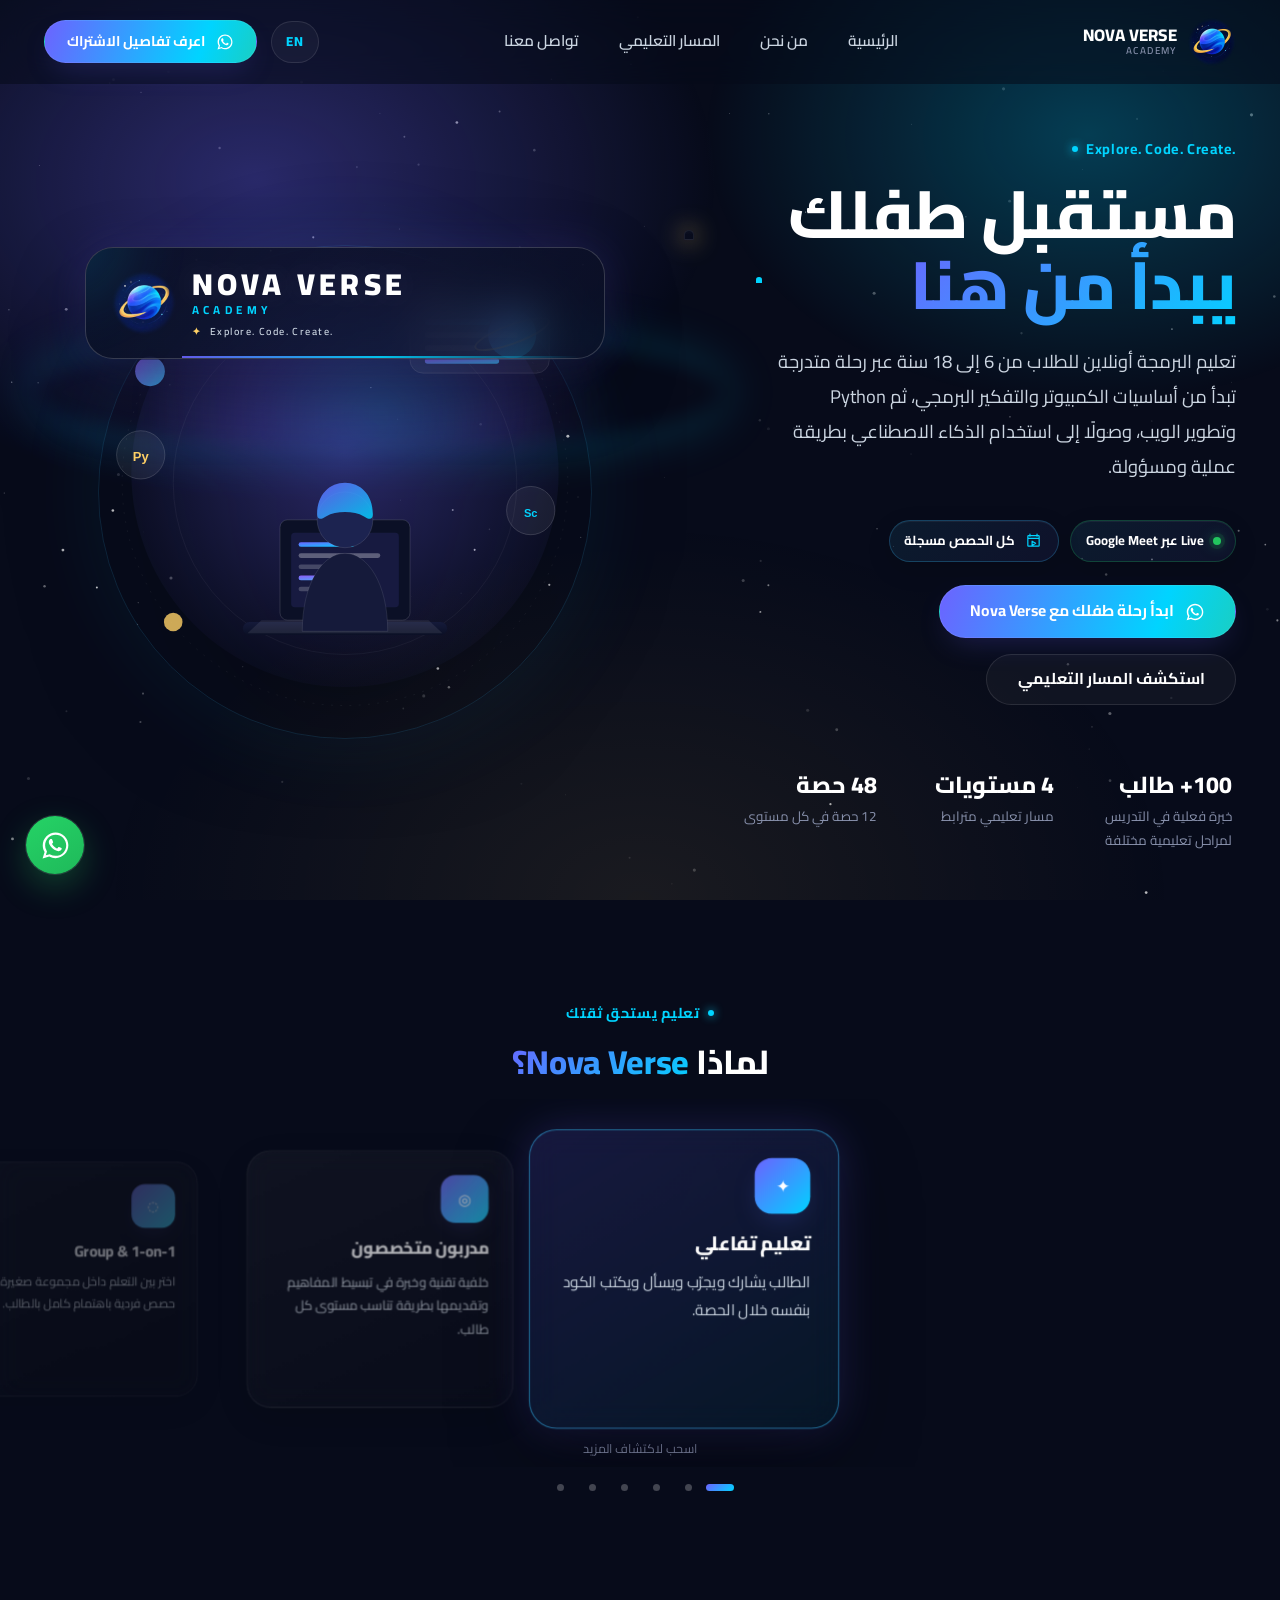
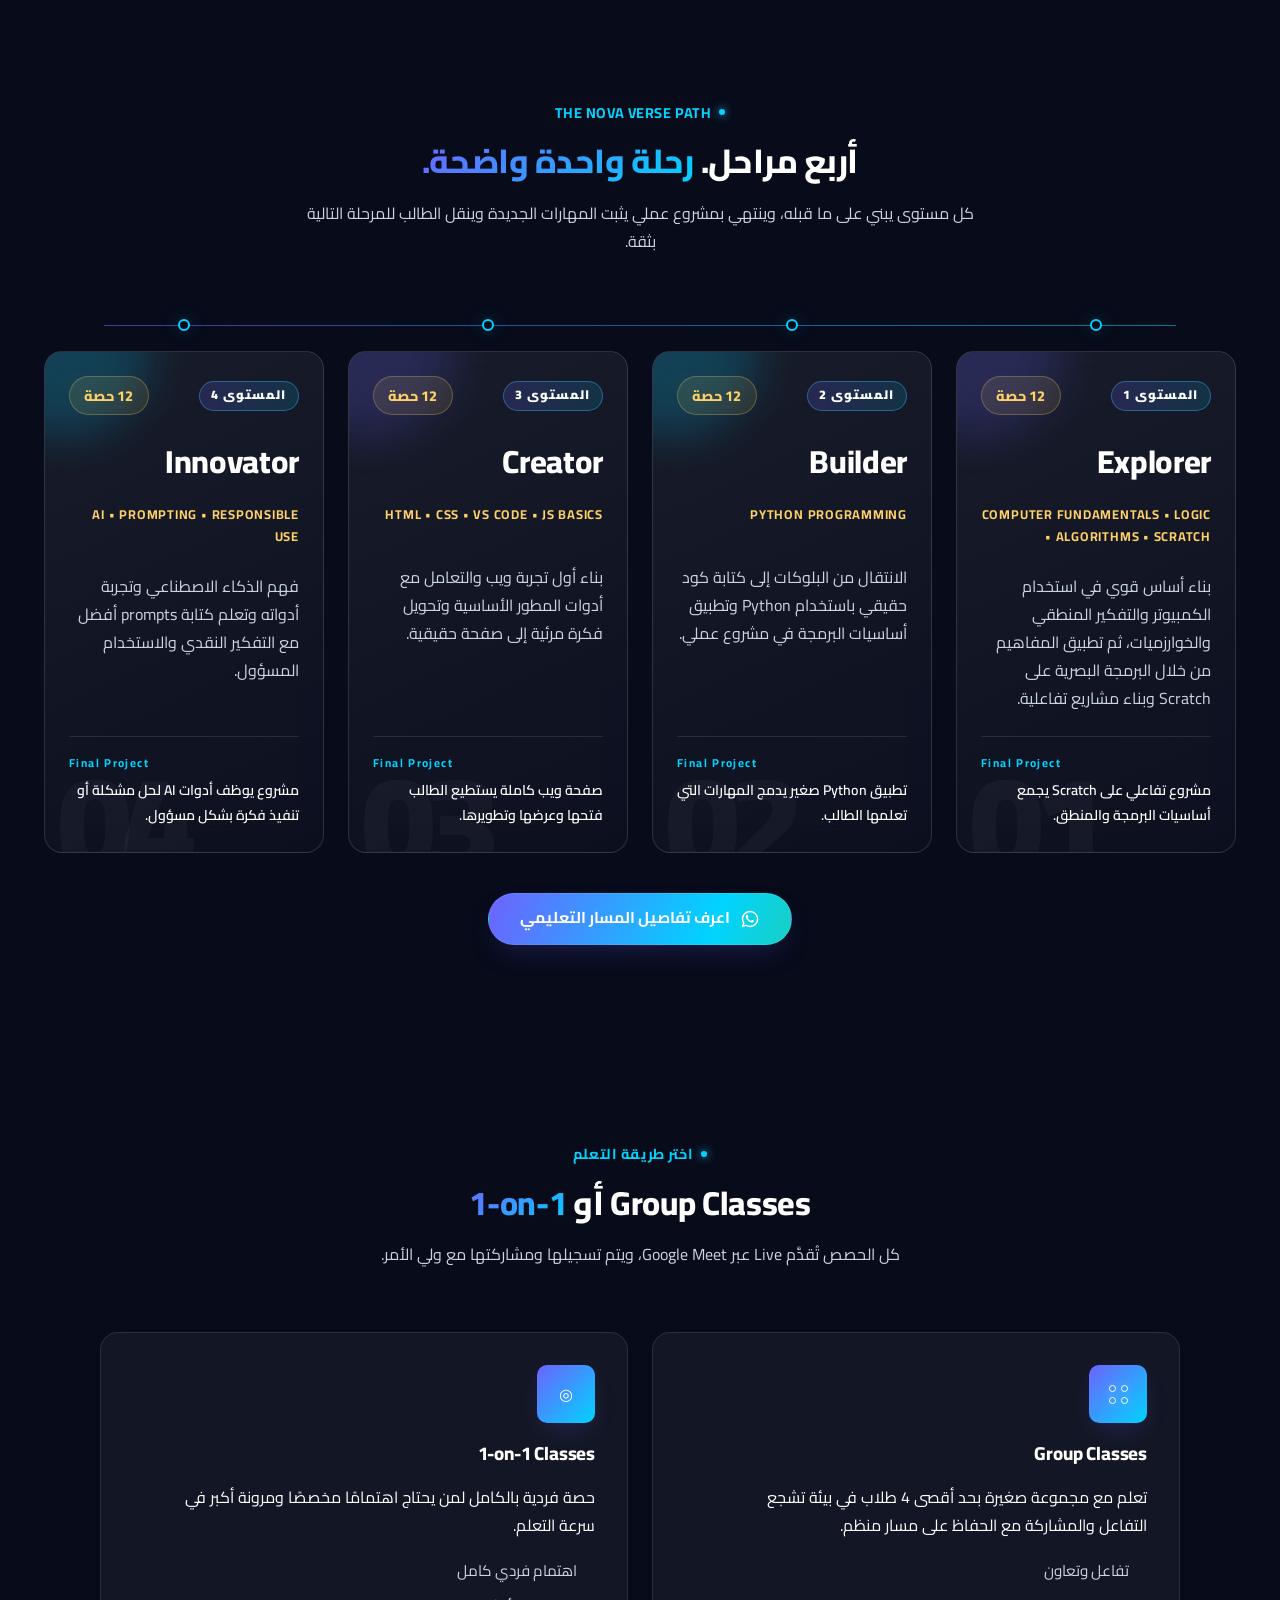
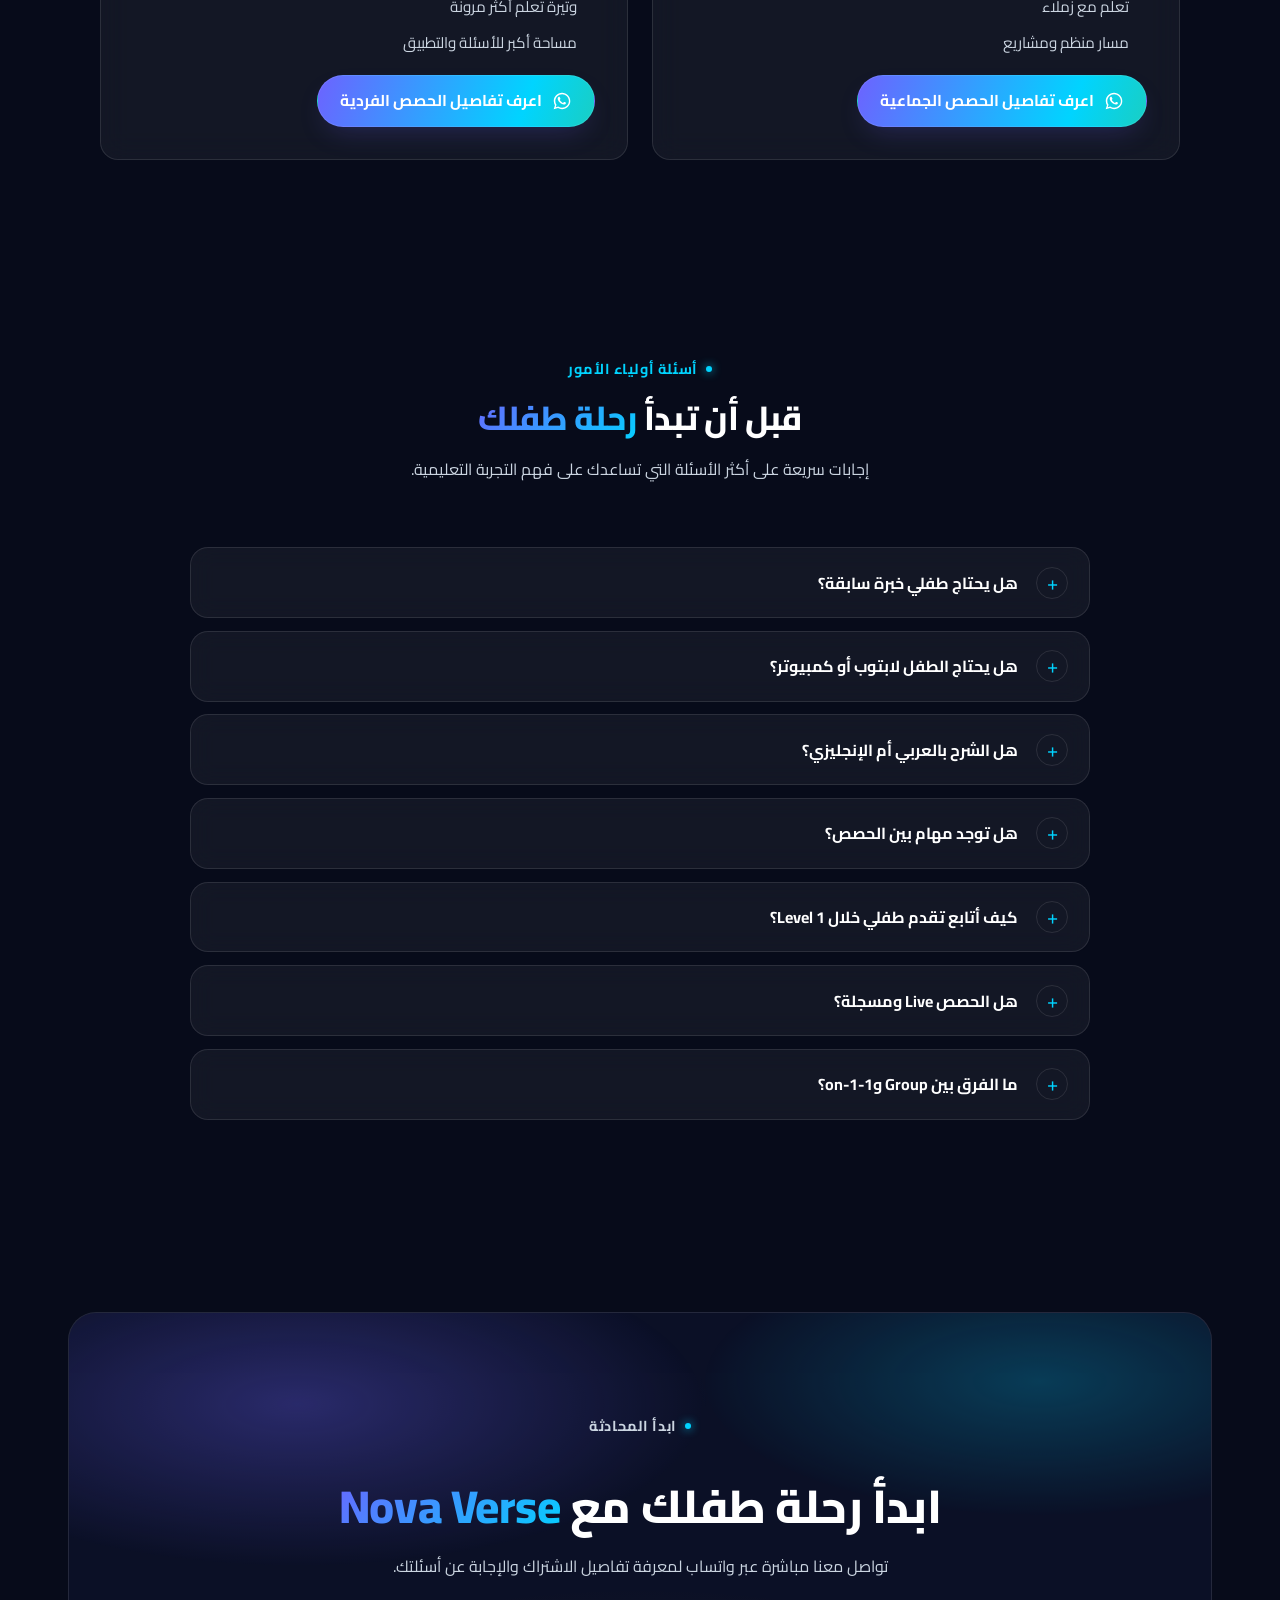
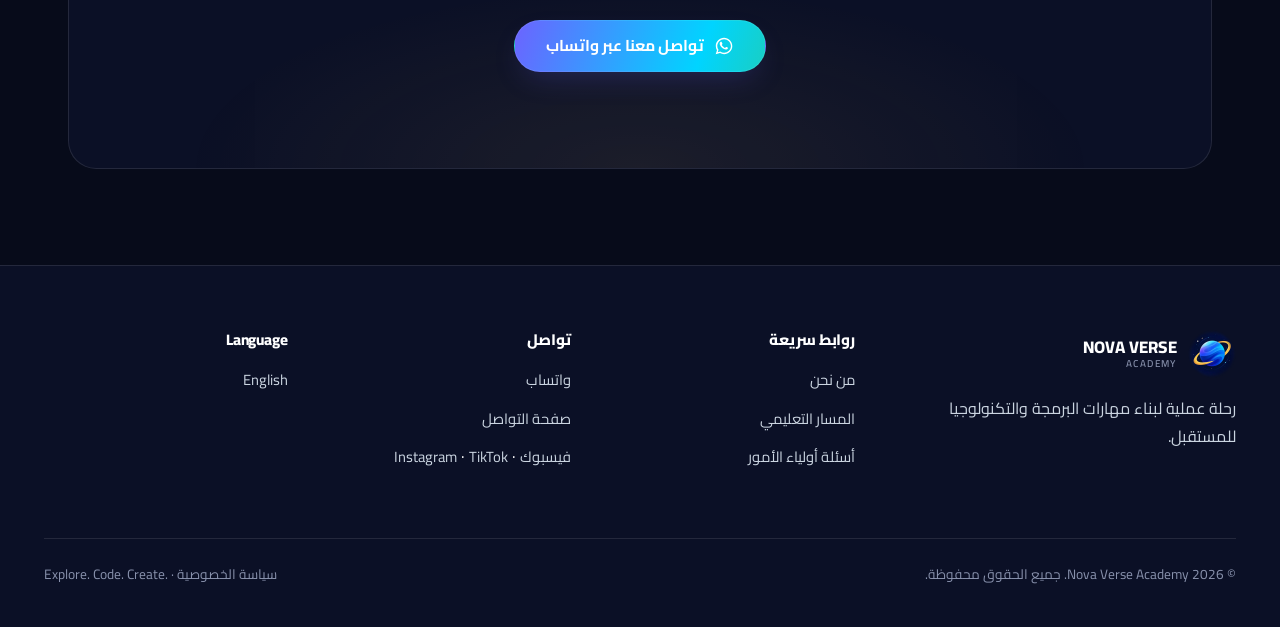
<file: index.html>
<!doctype html>
<html lang="ar" dir="rtl">
  <head>
    <meta charset="UTF-8">
    <!-- Google tag (gtag.js) -->
    <script async src="https://www.googletagmanager.com/gtag/js?id=G-5CK8XPB7XG"></script>
    <script>
      window.dataLayer = window.dataLayer || [];
      function gtag(){dataLayer.push(arguments);}
      gtag("js", new Date());
      gtag("config", "G-5CK8XPB7XG", {
        allow_google_signals: false,
        allow_ad_personalization_signals: false
      });
    </script>
    <meta name="viewport" content="width=device-width,initial-scale=1.0">
    <title>تعليم البرمجة والذكاء الاصطناعي للأطفال | Nova Verse Academy</title>
    <meta name="description" content="تعليم البرمجة أونلاين للطلاب من 6 إلى 18 سنة مع Nova Verse Academy: Scratch وPython وتطوير الويب والذكاء الاصطناعي. حصص Live ومسجلة، بمجموعات صغيرة أو فردي.">
    <meta name="theme-color" content="#070B1A">
    <link rel="canonical" href="https://www.novaverseacademy.com/">
    <link rel="alternate" hreflang="ar" href="https://www.novaverseacademy.com/">
    <link rel="alternate" hreflang="en" href="https://www.novaverseacademy.com/en/">
    <link rel="alternate" hreflang="x-default" href="https://www.novaverseacademy.com/">
    <meta name="robots" content="index, follow, max-image-preview:large">
    <meta name="twitter:card" content="summary_large_image">
    <meta name="twitter:title" content="تعليم البرمجة والذكاء الاصطناعي للأطفال | Nova Verse Academy">
    <meta name="twitter:description" content="تعليم البرمجة أونلاين للطلاب من 6 إلى 18 سنة مع Nova Verse Academy: Scratch وPython وتطوير الويب والذكاء الاصطناعي. حصص Live ومسجلة، بمجموعات صغيرة أو فردي.">
    <meta name="twitter:image" content="https://www.novaverseacademy.com/assets/images/social-preview-v2.png">
    <meta name="twitter:image:alt" content="Nova Verse Academy - Explore. Code. Create.">
    <meta property="og:type" content="website">
    <meta property="og:site_name" content="Nova Verse Academy">
    <meta property="og:title" content="تعليم البرمجة والذكاء الاصطناعي للأطفال | Nova Verse Academy">
    <meta property="og:description" content="تعليم البرمجة أونلاين للطلاب من 6 إلى 18 سنة مع Nova Verse Academy: Scratch وPython وتطوير الويب والذكاء الاصطناعي. حصص Live ومسجلة، بمجموعات صغيرة أو فردي.">
    <meta property="og:url" content="https://www.novaverseacademy.com/">
    <meta property="og:locale" content="ar_EG">
    <meta property="og:locale:alternate" content="en_US">
    <meta property="og:image" content="https://www.novaverseacademy.com/assets/images/social-preview-v2.png">
    <meta property="og:image:secure_url" content="https://www.novaverseacademy.com/assets/images/social-preview-v2.png">
    <meta property="og:image:type" content="image/png">
    <meta property="og:image:width" content="1200">
    <meta property="og:image:height" content="630">
    <meta property="og:image:alt" content="Nova Verse Academy - Explore. Code. Create.">
    <link rel="icon" type="image/png" sizes="96x96" href="/assets/images/favicon-96.png">
    <link rel="apple-touch-icon" sizes="180x180" href="/assets/images/apple-touch-icon.png">
    <script type="application/ld+json">
{
  "@context": "https://schema.org",
  "@graph": [
    {
      "@type": "EducationalOrganization",
      "@id": "https://www.novaverseacademy.com/#organization",
      "name": "Nova Verse Academy",
      "url": "https://www.novaverseacademy.com/",
      "description": "Online coding classes for students ages 6 to 18 with Scratch, Python, web development and AI. Live, recorded Google Meet lessons in small groups or 1-on-1.",
      "logo": {
        "@type": "ImageObject",
        "url": "https://www.novaverseacademy.com/assets/images/logo-512.png",
        "width": 512,
        "height": 512
      },
      "contactPoint": {
        "@type": "ContactPoint",
        "contactType": "customer support",
        "url": "https://wa.me/201096674674",
        "availableLanguage": [
          "Arabic",
          "English"
        ]
      },
      "sameAs": [
        "https://www.facebook.com/NovaVerseAcademy",
        "https://www.instagram.com/novaverseacademy/",
        "https://www.tiktok.com/@novaverseacademy"
      ]
    },
    {
      "@type": "WebSite",
      "@id": "https://www.novaverseacademy.com/#website",
      "url": "https://www.novaverseacademy.com/",
      "name": "Nova Verse Academy",
      "alternateName": "Nova Verse",
      "publisher": {
        "@id": "https://www.novaverseacademy.com/#organization"
      },
      "inLanguage": [
        "ar",
        "en"
      ]
    },
    {
      "@type": "WebPage",
      "@id": "https://www.novaverseacademy.com/#webpage",
      "url": "https://www.novaverseacademy.com/",
      "name": "تعليم البرمجة والذكاء الاصطناعي للأطفال | Nova Verse Academy",
      "description": "تعليم البرمجة أونلاين للطلاب من 6 إلى 18 سنة مع Nova Verse Academy: Scratch وPython وتطوير الويب والذكاء الاصطناعي. حصص Live ومسجلة، بمجموعات صغيرة أو فردي.",
      "inLanguage": "ar",
      "isPartOf": {
        "@id": "https://www.novaverseacademy.com/#website"
      },
      "about": {
        "@id": "https://www.novaverseacademy.com/#organization"
      },
      "publisher": {
        "@id": "https://www.novaverseacademy.com/#organization"
      },
      "mainEntity": {
        "@id": "https://www.novaverseacademy.com/#learning-path"
      }
    },
    {
      "@type": "ItemList",
      "@id": "https://www.novaverseacademy.com/#learning-path",
      "name": "The Nova Verse Path",
      "numberOfItems": 4,
      "itemListElement": [
        {
          "@type": "ListItem",
          "position": 1,
          "item": {
            "@type": "Course",
            "@id": "https://www.novaverseacademy.com/#explorer",
            "url": "https://www.novaverseacademy.com/#explorer",
            "name": "Explorer",
            "description": "بناء أساس قوي في استخدام الكمبيوتر والتفكير المنطقي والخوارزميات، ثم تطبيق المفاهيم من خلال البرمجة البصرية على Scratch وبناء مشاريع تفاعلية.",
            "provider": {
              "@id": "https://www.novaverseacademy.com/#organization"
            },
            "inLanguage": [
              "ar",
              "en"
            ],
            "educationalLevel": "المستوى 1",
            "typicalAgeRange": "6-18"
          }
        },
        {
          "@type": "ListItem",
          "position": 2,
          "item": {
            "@type": "Course",
            "@id": "https://www.novaverseacademy.com/#builder",
            "url": "https://www.novaverseacademy.com/#builder",
            "name": "Builder",
            "description": "الانتقال من البلوكات إلى كتابة كود حقيقي باستخدام Python وتطبيق أساسيات البرمجة في مشروع عملي.",
            "provider": {
              "@id": "https://www.novaverseacademy.com/#organization"
            },
            "inLanguage": [
              "ar",
              "en"
            ],
            "educationalLevel": "المستوى 2",
            "typicalAgeRange": "6-18"
          }
        },
        {
          "@type": "ListItem",
          "position": 3,
          "item": {
            "@type": "Course",
            "@id": "https://www.novaverseacademy.com/#creator",
            "url": "https://www.novaverseacademy.com/#creator",
            "name": "Creator",
            "description": "بناء أول تجربة ويب والتعامل مع أدوات المطور الأساسية وتحويل فكرة مرئية إلى صفحة حقيقية.",
            "provider": {
              "@id": "https://www.novaverseacademy.com/#organization"
            },
            "inLanguage": [
              "ar",
              "en"
            ],
            "educationalLevel": "المستوى 3",
            "typicalAgeRange": "6-18"
          }
        },
        {
          "@type": "ListItem",
          "position": 4,
          "item": {
            "@type": "Course",
            "@id": "https://www.novaverseacademy.com/#innovator",
            "url": "https://www.novaverseacademy.com/#innovator",
            "name": "Innovator",
            "description": "فهم الذكاء الاصطناعي وتجربة أدواته وتعلم كتابة prompts أفضل مع التفكير النقدي والاستخدام المسؤول.",
            "provider": {
              "@id": "https://www.novaverseacademy.com/#organization"
            },
            "inLanguage": [
              "ar",
              "en"
            ],
            "educationalLevel": "المستوى 4",
            "typicalAgeRange": "6-18"
          }
        }
      ]
    }
  ]
}
    </script>

    <link rel="preload" href="/assets/fonts/cairo-arabic-748022f50c42.woff2" as="font" type="font/woff2" crossorigin>
    <link rel="stylesheet" href="/css/site.css?v=b83d5de13cfd">
  </head>
  <body>
    <a href="#main-content" class="skip-link">تخطي إلى المحتوى</a
    ><canvas class="starfield" aria-hidden="true"></canvas>
    <div class="nebula-backdrop" aria-hidden="true"></div>
    <header class="site-header">
      <div class="container nav-wrap">
        <a href="/" class="logo"
          ><img
            src="assets/images/logo-primary.webp"
            alt=""
            class="logo__mark"
            width="48"
            height="48"><span class="logo__text">NOVA VERSE<span>ACADEMY</span></span></a
        >
        <nav class="nav-links" id="nav-links">
          <a href="/">الرئيسية</a><a href="/about.html">من نحن</a
          ><a href="#courses">المسار التعليمي</a
          ><a href="/contact.html">تواصل معنا</a>
        </nav>
        <div class="nav-actions">
          <a href="/en/" class="language-switch" lang="en" dir="ltr"
            >EN</a
          ><a
            href="https://wa.me/201096674674?text=%D9%85%D8%B1%D8%AD%D8%A8%D9%8B%D8%A7%D8%8C%20%D8%A3%D8%B1%D9%8A%D8%AF%20%D9%85%D8%B9%D8%B1%D9%81%D8%A9%20%D8%AA%D9%81%D8%A7%D8%B5%D9%8A%D9%84%20%D8%A7%D9%84%D8%A7%D8%B4%D8%AA%D8%B1%D8%A7%D9%83%20%D9%81%D9%8A%20Nova%20Verse%20Academy%20%D9%84%D8%B7%D9%81%D9%84%D9%8A."
            data-whatsapp
            data-analytics-location="header"
            data-analytics-interest="enrollment"
            data-whatsapp-message="مرحبًا، أريد معرفة تفاصيل الاشتراك في Nova Verse Academy لطفلي."
            class="btn btn-whatsapp btn-sm header-start-btn"
             target="_blank" rel="noopener noreferrer"><span class="whatsapp-mini-icon" aria-hidden="true">◉</span
            ><span class="btn-full-label">اعرف تفاصيل الاشتراك</span
            ><span class="btn-mobile-label">تفاصيل الاشتراك</span></a
          ><button
            class="nav-toggle"
            aria-label="فتح القائمة"
            aria-expanded="false"
            aria-controls="nav-links"
          >
            <span></span>
          </button>
        </div>
      </div>
    </header>
    <main id="main-content">
      <section class="hero">
        <div class="container hero-grid">
          <div class="hero-content">
            <p class="eyebrow" dir="ltr">Explore. Code. Create.</p>
            <h1 class="hero-title">
              مستقبل طفلك <span class="text-gradient">يبدأ من هنا</span>
            </h1>
            <p class="hero-sub">
              تعليم البرمجة أونلاين للطلاب من 6 إلى 18 سنة عبر رحلة متدرجة تبدأ من أساسيات الكمبيوتر والتفكير البرمجي، ثم
              Python وتطوير الويب، وصولًا إلى استخدام الذكاء الاصطناعي بطريقة
              عملية ومسؤولة.
            </p>
            <div role="group" class="hero-live-badges" aria-label="تفاصيل تقديم الحصص">
              <span class="hero-live-badge hero-live-badge--live">
                <i aria-hidden="true"></i>
                Live عبر Google Meet
              </span>
              <span class="hero-live-badge">
                <span class="hero-live-badge__icon" aria-hidden="true">
                  <svg viewBox="0 0 24 24">
                    <path
                      d="M7 3v3M17 3v3M4 9h16M5 5h14a1 1 0 0 1 1 1v13a1 1 0 0 1-1 1H5a1 1 0 0 1-1-1V6a1 1 0 0 1 1-1Zm5 8 5 3-5 3v-6Z"
                    />
                  </svg>
                </span>
                كل الحصص مسجلة
              </span>
            </div>
            <div class="hero-actions">
              <a
                href="https://wa.me/201096674674?text=%D9%85%D8%B1%D8%AD%D8%A8%D9%8B%D8%A7%D8%8C%20%D8%A3%D8%B1%D9%8A%D8%AF%20%D9%85%D8%B9%D8%B1%D9%81%D8%A9%20%D8%AA%D9%81%D8%A7%D8%B5%D9%8A%D9%84%20%D8%A7%D9%84%D8%A7%D8%B4%D8%AA%D8%B1%D8%A7%D9%83%20%D9%81%D9%8A%20Nova%20Verse%20Academy%20%D9%84%D8%B7%D9%81%D9%84%D9%8A."
                data-whatsapp
                data-analytics-location="hero"
                data-analytics-interest="enrollment"
                data-whatsapp-message="مرحبًا، أريد معرفة تفاصيل الاشتراك في Nova Verse Academy لطفلي."
                class="btn btn-whatsapp"
                 target="_blank" rel="noopener noreferrer"><span class="whatsapp-mini-icon" aria-hidden="true">◉</span
                >ابدأ رحلة طفلك مع Nova Verse</a
              ><a href="#courses" class="btn btn-secondary"
                >استكشف المسار التعليمي</a
              >
            </div>
            <div class="hero-stats">
              <div class="hero-stat">
                <strong>100+ طالب</strong
                ><span>خبرة فعلية في التدريس لمراحل تعليمية مختلفة</span>
              </div>
              <div class="hero-stat">
                <strong>4 مستويات</strong><span>مسار تعليمي مترابط</span>
              </div>
              <div class="hero-stat">
                <strong>48 حصة</strong><span>12 حصة في كل مستوى</span>
              </div>
            </div>
          </div>
          <div class="hero-visual">
            <div class="hero-orbit-ring" aria-hidden="true"></div>
            <img fetchpriority="high" decoding="sync"
              src="assets/images/hero-illustration.svg"
              alt="طالب يتعلم البرمجة"
              class="hero-illustration"
              width="520"
              height="520">
            <div class="hero-brand-lockup">
              <i class="hero-brand-mark" aria-hidden="true"></i>
              <div>
                <strong>NOVA VERSE</strong><span>ACADEMY</span
                ><small dir="ltr">Explore. Code. Create.</small>
              </div>
            </div>
          </div>
        </div>
      </section>
      <section class="section" id="trust">
        <div class="container section-inner">
          <div class="section-head reveal">
            <p class="eyebrow">تعليم يستحق ثقتك</p>
            <h2 class="section-title">
              لماذا <span class="text-gradient">Nova Verse؟</span>
            </h2>
          </div>
          <div class="trust-grid reveal-stagger">
            <article class="card trust-card">
              <div class="icon-badge">✦</div>
              <h3>تعليم تفاعلي</h3>
              <p>الطالب يشارك ويجرّب ويسأل ويكتب الكود بنفسه خلال الحصة.</p>
            </article>
            <article class="card trust-card">
              <div class="icon-badge">◎</div>
              <h3>مدربون متخصصون</h3>
              <p>
                خلفية تقنية وخبرة في تبسيط المفاهيم وتقديمها بطريقة تناسب مستوى
                كل طالب.
              </p>
            </article>
            <article class="card trust-card">
              <div class="icon-badge">◌</div>
              <h3><span dir="ltr">Group &amp; 1-on-1</span></h3>
              <p>
                اختر بين التعلم داخل مجموعة صغيرة أو حصص فردية باهتمام كامل
                بالطالب.
              </p>
            </article>
            <article class="card trust-card">
              <div class="icon-badge">↗</div>
              <h3>متابعة مستمرة</h3>
              <p>
                تطبيقات ومهام أسبوعية تساعد على تثبيت ما يتعلمه الطالب وتحويله
                إلى ممارسة.
              </p>
            </article>
            <article class="card trust-card">
              <div class="icon-badge">⌘</div>
              <h3>مشروع في نهاية كل مستوى</h3>
              <p>
                كل مستوى ينتهي بمشروع ملموس يطبق فيه الطالب ما تعلمه ويستطيع
                عرضه وشرحه.
              </p>
            </article>
            <article class="card trust-card">
              <div class="icon-badge">★</div>
              <h3>خبرة تعليمية حقيقية</h3>
              <p>
                خبرة في تدريس أكثر من 100 طالب، من الأطفال وحتى طلاب الجامعة.
              </p>
            </article>
          </div>
        </div>
      </section>
      <section class="section learning-path-section" id="courses">
        <div class="container section-inner">
          <div class="section-head reveal">
            <p class="eyebrow">THE NOVA VERSE PATH</p>
            <h2 class="section-title path-title">
              أربع مراحل. <span class="text-gradient">رحلة واحدة واضحة.</span>
            </h2>
            <p class="section-desc">
              كل مستوى يبني على ما قبله، وينتهي بمشروع عملي يثبت المهارات
              الجديدة وينقل الطالب للمرحلة التالية بثقة.
            </p>
          </div>
          <div class="path-rail reveal" aria-hidden="true">
            <span></span><span></span><span></span><span></span>
          </div>
          <div class="courses-grid path-grid reveal-stagger">
            <article class="card course-card path-card" id="explorer">
              <span class="path-number" aria-hidden="true">01</span>
              <div class="path-card-head">
                <span class="path-level">المستوى 1</span
                ><span class="duration-badge">12 حصة</span>
              </div>
              <h3>Explorer</h3>
              <p class="path-tech">
                Computer Fundamentals • Logic • Algorithms • Scratch
              </p>
              <p>
                بناء أساس قوي في استخدام الكمبيوتر والتفكير المنطقي
                والخوارزميات، ثم تطبيق المفاهيم من خلال البرمجة البصرية على
                Scratch وبناء مشاريع تفاعلية.
              </p>
              <div class="path-outcome">
                <strong>Final Project</strong
                ><span
                  >مشروع تفاعلي على Scratch يجمع أساسيات البرمجة والمنطق.</span
                >
              </div>
            </article>
            <article class="card course-card path-card" id="builder">
              <span class="path-number" aria-hidden="true">02</span>
              <div class="path-card-head">
                <span class="path-level">المستوى 2</span
                ><span class="duration-badge">12 حصة</span>
              </div>
              <h3>Builder</h3>
              <p class="path-tech">Python Programming</p>
              <p>
                الانتقال من البلوكات إلى كتابة كود حقيقي باستخدام Python وتطبيق
                أساسيات البرمجة في مشروع عملي.
              </p>
              <div class="path-outcome">
                <strong>Final Project</strong
                ><span
                  >تطبيق Python صغير يدمج المهارات التي تعلمها الطالب.</span
                >
              </div>
            </article>
            <article class="card course-card path-card" id="creator">
              <span class="path-number" aria-hidden="true">03</span>
              <div class="path-card-head">
                <span class="path-level">المستوى 3</span
                ><span class="duration-badge">12 حصة</span>
              </div>
              <h3>Creator</h3>
              <p class="path-tech">HTML • CSS • VS Code • JS Basics</p>
              <p>
                بناء أول تجربة ويب والتعامل مع أدوات المطور الأساسية وتحويل فكرة
                مرئية إلى صفحة حقيقية.
              </p>
              <div class="path-outcome">
                <strong>Final Project</strong
                ><span
                  >صفحة ويب كاملة يستطيع الطالب فتحها وعرضها وتطويرها.</span
                >
              </div>
            </article>
            <article class="card course-card path-card" id="innovator">
              <span class="path-number" aria-hidden="true">04</span>
              <div class="path-card-head">
                <span class="path-level">المستوى 4</span
                ><span class="duration-badge">12 حصة</span>
              </div>
              <h3>Innovator</h3>
              <p class="path-tech">AI • Prompting • Responsible Use</p>
              <p>
                فهم الذكاء الاصطناعي وتجربة أدواته وتعلم كتابة prompts أفضل مع
                التفكير النقدي والاستخدام المسؤول.
              </p>
              <div class="path-outcome">
                <strong>Final Project</strong
                ><span
                  >مشروع يوظف أدوات AI لحل مشكلة أو تنفيذ فكرة بشكل مسؤول.</span
                >
              </div>
            </article>
          </div>
          <div class="section-cta">
            <a
              href="https://wa.me/201096674674?text=%D9%85%D8%B1%D8%AD%D8%A8%D9%8B%D8%A7%D8%8C%20%D8%A3%D8%B1%D9%8A%D8%AF%20%D9%85%D8%B9%D8%B1%D9%81%D8%A9%20%D8%AA%D9%81%D8%A7%D8%B5%D9%8A%D9%84%20%D8%A7%D9%84%D9%85%D8%B3%D8%A7%D8%B1%20%D8%A7%D9%84%D8%AA%D8%B9%D9%84%D9%8A%D9%85%D9%8A%20%D9%81%D9%8A%20Nova%20Verse%20Academy."
              data-whatsapp
              data-analytics-location="learning_path_section"
              data-analytics-interest="learning_path"
              data-whatsapp-message="مرحبًا، أريد معرفة تفاصيل المسار التعليمي في Nova Verse Academy."
              class="btn btn-whatsapp"
               target="_blank" rel="noopener noreferrer"><span class="whatsapp-mini-icon" aria-hidden="true">◉</span>اعرف
              تفاصيل المسار التعليمي</a
            >
          </div>
        </div>
      </section>
      <section class="section" id="modes">
        <div class="container section-inner">
          <div class="section-head reveal">
            <p class="eyebrow">اختر طريقة التعلم</p>
            <h2 class="section-title">
              Group Classes أو
              <span class="text-gradient" dir="ltr">1-on-1</span>
            </h2>
            <p class="section-desc">
              كل الحصص تُقدَّم Live عبر Google Meet، ويتم تسجيلها ومشاركتها مع
              ولي الأمر.
            </p>
          </div>
          <div class="modes-grid reveal-stagger">
            <article class="card mode-card">
              <div role="img" class="icon-badge" aria-label="مجموعة بحد أقصى 4 طلاب">
                <span class="group-dots" aria-hidden="true">
                  <i></i><i></i><i></i><i></i>
                </span>
              </div>
              <h3>Group Classes</h3>
              <p>
                تعلم مع مجموعة صغيرة بحد أقصى 4 طلاب في بيئة تشجع التفاعل
                والمشاركة مع الحفاظ على مسار منظم.
              </p>
              <ul>
                <li>تفاعل وتعاون</li>
                <li>تعلم مع زملاء</li>
                <li>مسار منظم ومشاريع</li>
              </ul>
              <a
                href="https://wa.me/201096674674?text=%D9%85%D8%B1%D8%AD%D8%A8%D9%8B%D8%A7%D8%8C%20%D8%A3%D8%B1%D9%8A%D8%AF%20%D9%85%D8%B9%D8%B1%D9%81%D8%A9%20%D8%AA%D9%81%D8%A7%D8%B5%D9%8A%D9%84%20%D8%A7%D9%84%D8%AD%D8%B5%D8%B5%20%D8%A7%D9%84%D8%AC%D9%85%D8%A7%D8%B9%D9%8A%D8%A9%20%D9%81%D9%8A%20Nova%20Verse%20Academy."
                data-whatsapp
                data-analytics-location="group_classes_card"
                data-analytics-interest="group_classes"
                data-whatsapp-message="مرحبًا، أريد معرفة تفاصيل الحصص الجماعية في Nova Verse Academy."
                class="btn btn-whatsapp mode-cta"
                 target="_blank" rel="noopener noreferrer"><span class="whatsapp-mini-icon" aria-hidden="true">◉</span
                >اعرف تفاصيل الحصص الجماعية</a
              >
            </article>
            <article class="card mode-card">
              <div class="icon-badge">◎</div>
              <h3><span dir="ltr">1-on-1 Classes</span></h3>
              <p>
                حصة فردية بالكامل لمن يحتاج اهتمامًا مخصصًا ومرونة أكبر في سرعة
                التعلم.
              </p>
              <ul>
                <li>اهتمام فردي كامل</li>
                <li>وتيرة تعلم أكثر مرونة</li>
                <li>مساحة أكبر للأسئلة والتطبيق</li>
              </ul>
              <a
                href="https://wa.me/201096674674?text=%D9%85%D8%B1%D8%AD%D8%A8%D9%8B%D8%A7%D8%8C%20%D8%A3%D8%B1%D9%8A%D8%AF%20%D9%85%D8%B9%D8%B1%D9%81%D8%A9%20%D8%AA%D9%81%D8%A7%D8%B5%D9%8A%D9%84%20%D8%A7%D9%84%D8%AD%D8%B5%D8%B5%20%D8%A7%D9%84%D9%81%D8%B1%D8%AF%D9%8A%D8%A9%201-on-1%20%D9%81%D9%8A%20Nova%20Verse%20Academy."
                data-whatsapp
                data-analytics-location="one_on_one_card"
                data-analytics-interest="one_on_one"
                data-whatsapp-message="مرحبًا، أريد معرفة تفاصيل الحصص الفردية 1-on-1 في Nova Verse Academy."
                class="btn btn-whatsapp mode-cta"
                 target="_blank" rel="noopener noreferrer"><span class="whatsapp-mini-icon" aria-hidden="true">◉</span
                >اعرف تفاصيل الحصص الفردية</a
              >
            </article>
          </div>
        </div>
      </section>
      <section class="section faq-section" id="faq">
        <div class="container section-inner">
          <div class="section-head reveal">
            <p class="eyebrow">أسئلة أولياء الأمور</p>
            <h2 class="section-title">
              قبل أن تبدأ <span class="text-gradient">رحلة طفلك</span>
            </h2>
            <p class="section-desc">
              إجابات سريعة على أكثر الأسئلة التي تساعدك على فهم التجربة
              التعليمية.
            </p>
          </div>
          <div class="faq-list reveal-stagger">
            <details class="faq-item">
              <summary>هل يحتاج طفلي خبرة سابقة؟</summary>
              <p>
                لا، لا يشترط وجود خبرة سابقة بالبرمجة، وLevel 1 هو نقطة البداية
                الطبيعية لمعظم الطلاب.
              </p>
            </details>
            <details class="faq-item">
              <summary>هل يحتاج الطفل لابتوب أو كمبيوتر؟</summary>
              <p>
                نعم، يحتاج الطالب إلى لابتوب أو كمبيوتر لأنه سيطبق بنفسه أثناء
                الحصة.
              </p>
            </details>
            <details class="faq-item">
              <summary>هل الشرح بالعربي أم الإنجليزي؟</summary>
              <p>
                الشرح بشكل أساسي بالعربي، مع استخدام المصطلحات التقنية والأدوات
                وبيئات البرمجة بالإنجليزية.
              </p>
            </details>
            <details class="faq-item">
              <summary>هل توجد مهام بين الحصص؟</summary>
              <p>
                نعم، توجد Weekly Mission قصيرة بعد كل Session لتثبيت المهارة،
                بالإضافة إلى مشروع نهائي في كل Level.
              </p>
            </details>
            <details class="faq-item">
              <summary>كيف أتابع تقدم طفلي خلال Level 1؟</summary>
              <p>
                يستلم ولي الأمر Progress Reports بعد Sessions 4 و8، وفي Session
                12 يقدم الطفل مشروعه النهائي في Parent Showcase ويشرح ما بناه
                وكيف اختبره وأصلح الأخطاء.
              </p>
            </details>
            <details class="faq-item">
              <summary>هل الحصص Live ومسجلة؟</summary>
              <p>
                نعم، الحصص تُقدَّم Live عبر Google Meet، ويتم تسجيلها ومشاركتها
                مع ولي الأمر للرجوع إليها.
              </p>
            </details>
            <details class="faq-item">
              <summary>ما الفرق بين Group و1-on-1؟</summary>
              <p>
                Group يضم حدًا أقصى 4 طلاب ويوفر التفاعل مع مجموعة صغيرة ومسارًا
                منظمًا، بينما 1-on-1 يوفر اهتمامًا فرديًا كاملًا ومرونة أكبر في
                سرعة التعلم.
              </p>
            </details>
          </div>
        </div>
      </section>
      <section class="section" id="contact-cta">
        <div class="container">
          <div class="trial-section reveal">
            <div class="trial-content">
              <p class="eyebrow">ابدأ المحادثة</p>
              <h2>
                ابدأ رحلة طفلك مع <span class="text-gradient">Nova Verse</span>
              </h2>
              <p>
                تواصل معنا مباشرة عبر واتساب لمعرفة تفاصيل الاشتراك والإجابة عن
                أسئلتك.
              </p>
              <a
                href="https://wa.me/201096674674?text=%D9%85%D8%B1%D8%AD%D8%A8%D9%8B%D8%A7%D8%8C%20%D8%A3%D8%B1%D9%8A%D8%AF%20%D9%85%D8%B9%D8%B1%D9%81%D8%A9%20%D8%AA%D9%81%D8%A7%D8%B5%D9%8A%D9%84%20%D8%A7%D9%84%D8%A7%D8%B4%D8%AA%D8%B1%D8%A7%D9%83%20%D9%81%D9%8A%20Nova%20Verse%20Academy%20%D9%84%D8%B7%D9%81%D9%84%D9%8A."
                data-whatsapp
                data-analytics-location="final_cta"
                data-analytics-interest="enrollment"
                data-whatsapp-message="مرحبًا، أريد معرفة تفاصيل الاشتراك في Nova Verse Academy لطفلي."
                class="btn btn-whatsapp"
                 target="_blank" rel="noopener noreferrer"><span class="whatsapp-mini-icon" aria-hidden="true">◉</span
                >تواصل معنا عبر واتساب</a
              >
            </div>
          </div>
        </div>
      </section>
      <!-- Testimonials section intentionally hidden until verified parent reviews are available. -->
    </main>
    <footer class="site-footer">
      <div class="container">
        <div class="footer-grid">
          <div class="footer-brand">
            <a href="/" class="logo"
              ><img
                src="assets/images/logo-primary.webp"
                alt=""
                class="logo__mark"
                width="48"
                height="48"><span class="logo__text"
                >NOVA VERSE<span>ACADEMY</span></span
              ></a
            >
            <p>رحلة عملية لبناء مهارات البرمجة والتكنولوجيا للمستقبل.</p>
          </div>
          <div class="footer-col">
            <h3>روابط سريعة</h3>
            <ul>
              <li><a href="/about.html">من نحن</a></li>
              <li><a href="#courses">المسار التعليمي</a></li>
              <li><a href="#faq">أسئلة أولياء الأمور</a></li>
            </ul>
          </div>
          <div class="footer-col">
            <h3>تواصل</h3>
            <ul>
              <li>
                <a
                  href="https://wa.me/201096674674?text=%D9%85%D8%B1%D8%AD%D8%A8%D9%8B%D8%A7%D8%8C%20%D8%A3%D8%B1%D9%8A%D8%AF%20%D9%85%D8%B9%D8%B1%D9%81%D8%A9%20%D8%AA%D9%81%D8%A7%D8%B5%D9%8A%D9%84%20%D8%A7%D9%84%D8%A7%D8%B4%D8%AA%D8%B1%D8%A7%D9%83%20%D9%81%D9%8A%20Nova%20Verse%20Academy%20%D9%84%D8%B7%D9%81%D9%84%D9%8A."
                  data-whatsapp
                  data-analytics-location="footer"
                  data-analytics-interest="enrollment"
                  data-whatsapp-message="مرحبًا، أريد معرفة تفاصيل الاشتراك في Nova Verse Academy لطفلي."
                   target="_blank" rel="noopener noreferrer">واتساب</a
                >
              </li>
              <li><a href="/contact.html">صفحة التواصل</a></li>
              <li><a href="https://www.facebook.com/NovaVerseAcademy" data-social="facebook" data-analytics-location="footer" target="_blank" rel="noopener noreferrer">فيسبوك</a> · <a href="https://www.instagram.com/novaverseacademy/" data-social="instagram" data-analytics-location="footer" target="_blank" rel="noopener noreferrer">Instagram</a> · <a href="https://www.tiktok.com/@novaverseacademy" data-social="tiktok" data-analytics-location="footer" target="_blank" rel="noopener noreferrer">TikTok</a></li>
            </ul>
          </div>
          <div class="footer-col">
            <h3>Language</h3>
            <ul>
              <li><a href="/en/" lang="en">English</a></li>
            </ul>
          </div>
        </div>
        <div class="footer-bottom">
          <p>© 2026 Nova Verse Academy. جميع الحقوق محفوظة.</p>
          <p><a href="/privacy.html">سياسة الخصوصية</a> · <span dir="ltr">Explore. Code. Create.</span></p>
        </div>
      </div>
    </footer>
    <a
      href="https://wa.me/201096674674?text=%D9%85%D8%B1%D8%AD%D8%A8%D9%8B%D8%A7%D8%8C%20%D8%A3%D8%B1%D9%8A%D8%AF%20%D9%85%D8%B9%D8%B1%D9%81%D8%A9%20%D8%AA%D9%81%D8%A7%D8%B5%D9%8A%D9%84%20%D8%A7%D9%84%D8%A7%D8%B4%D8%AA%D8%B1%D8%A7%D9%83%20%D9%81%D9%8A%20Nova%20Verse%20Academy%20%D9%84%D8%B7%D9%81%D9%84%D9%8A."
      data-whatsapp
      data-analytics-location="floating_button"
      data-analytics-interest="enrollment"
      data-whatsapp-message="مرحبًا، أريد معرفة تفاصيل الاشتراك في Nova Verse Academy لطفلي."
      class="whatsapp-float"
      aria-label="تواصل عبر واتساب"
       target="_blank" rel="noopener noreferrer"><svg viewBox="0 0 24 24" fill="currentColor" aria-hidden="true">
        <path
          d="M12.04 2C6.58 2 2.13 6.45 2.13 11.91c0 1.87.5 3.62 1.44 5.13L2 22l5.13-1.51a9.87 9.87 0 0 0 4.9 1.31h.01c5.46 0 9.91-4.45 9.91-9.91C21.95 6.44 17.5 2 12.04 2Zm0 18.03h-.01a8.17 8.17 0 0 1-4.17-1.14l-.3-.18-3.05.9.9-2.98-.19-.31a8.09 8.09 0 0 1-1.25-4.4c0-4.5 3.66-8.16 8.16-8.16 4.5 0 8.16 3.66 8.16 8.16 0 4.5-3.7 8.11-8.25 8.11Z"
        /></svg
    ></a>
    <script src="js/main.js?v=whatsapp-20261102"></script>
  </body>
</html>
</file>
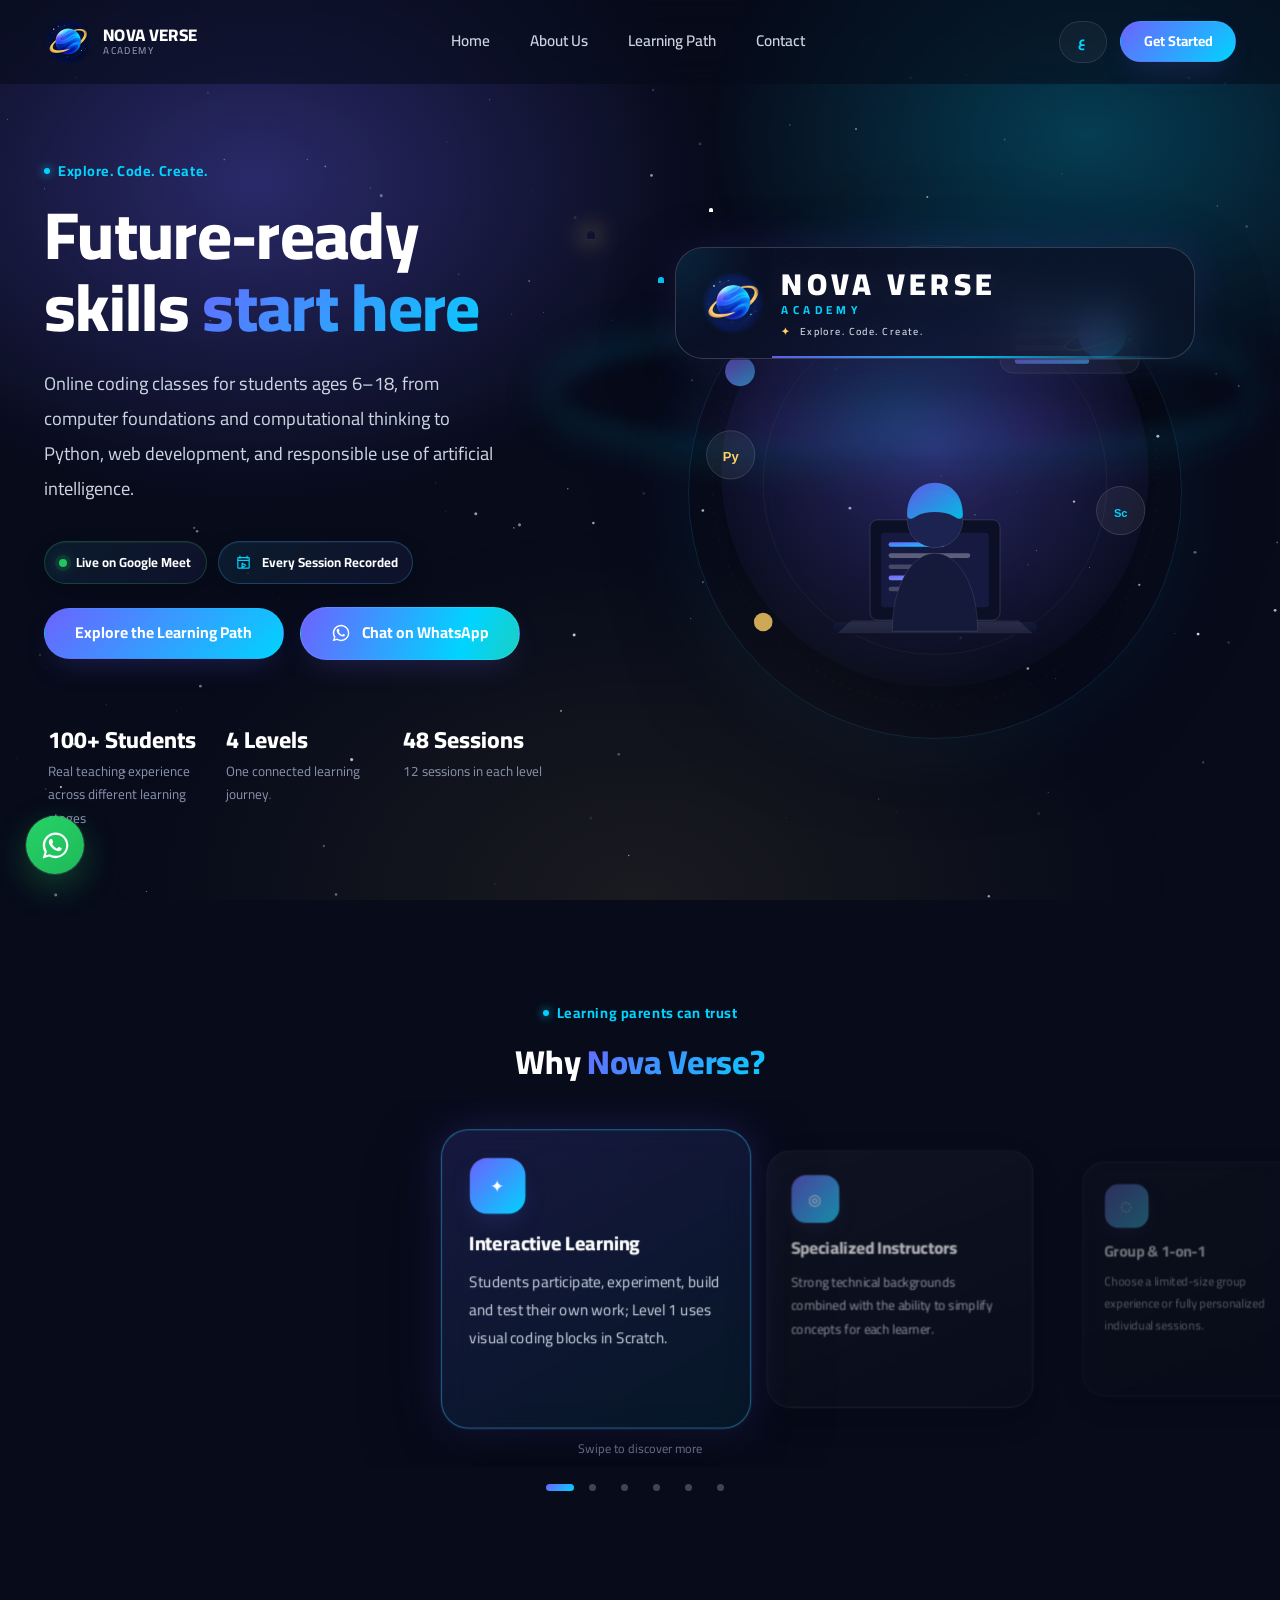
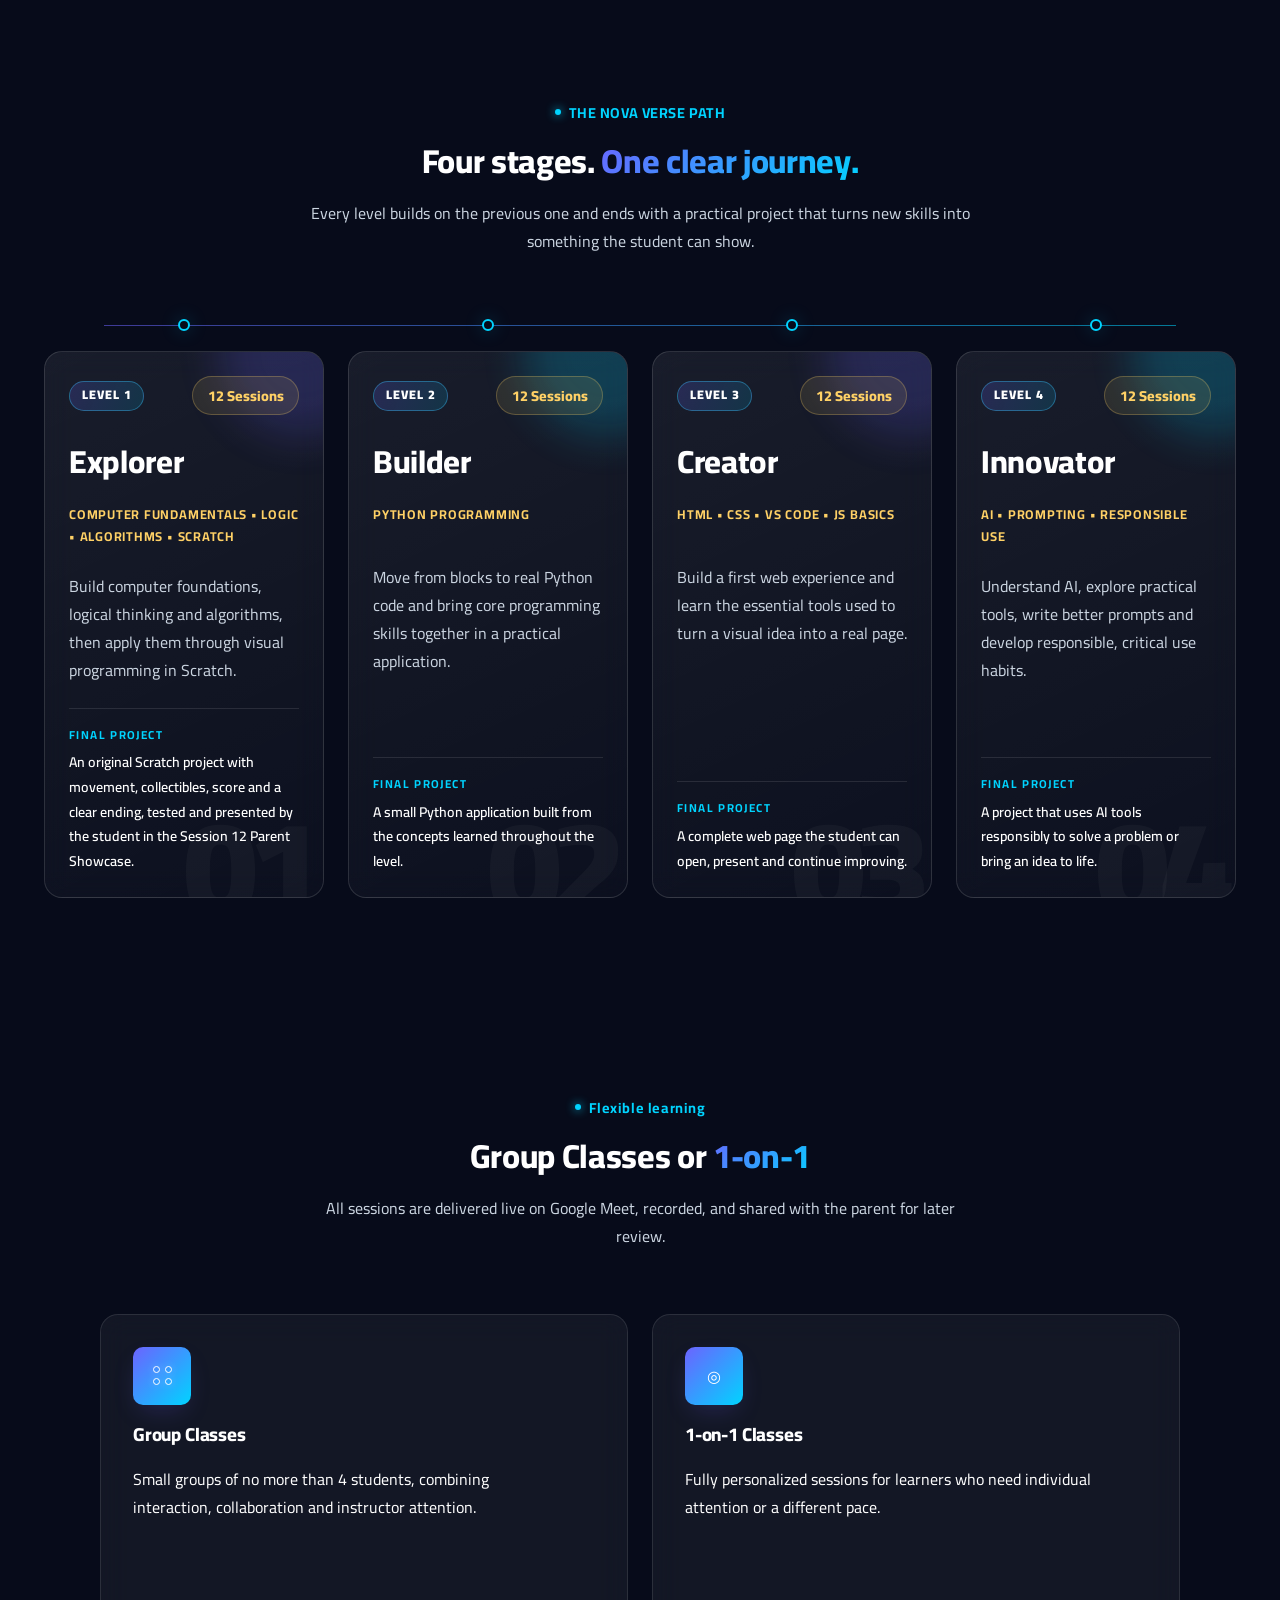
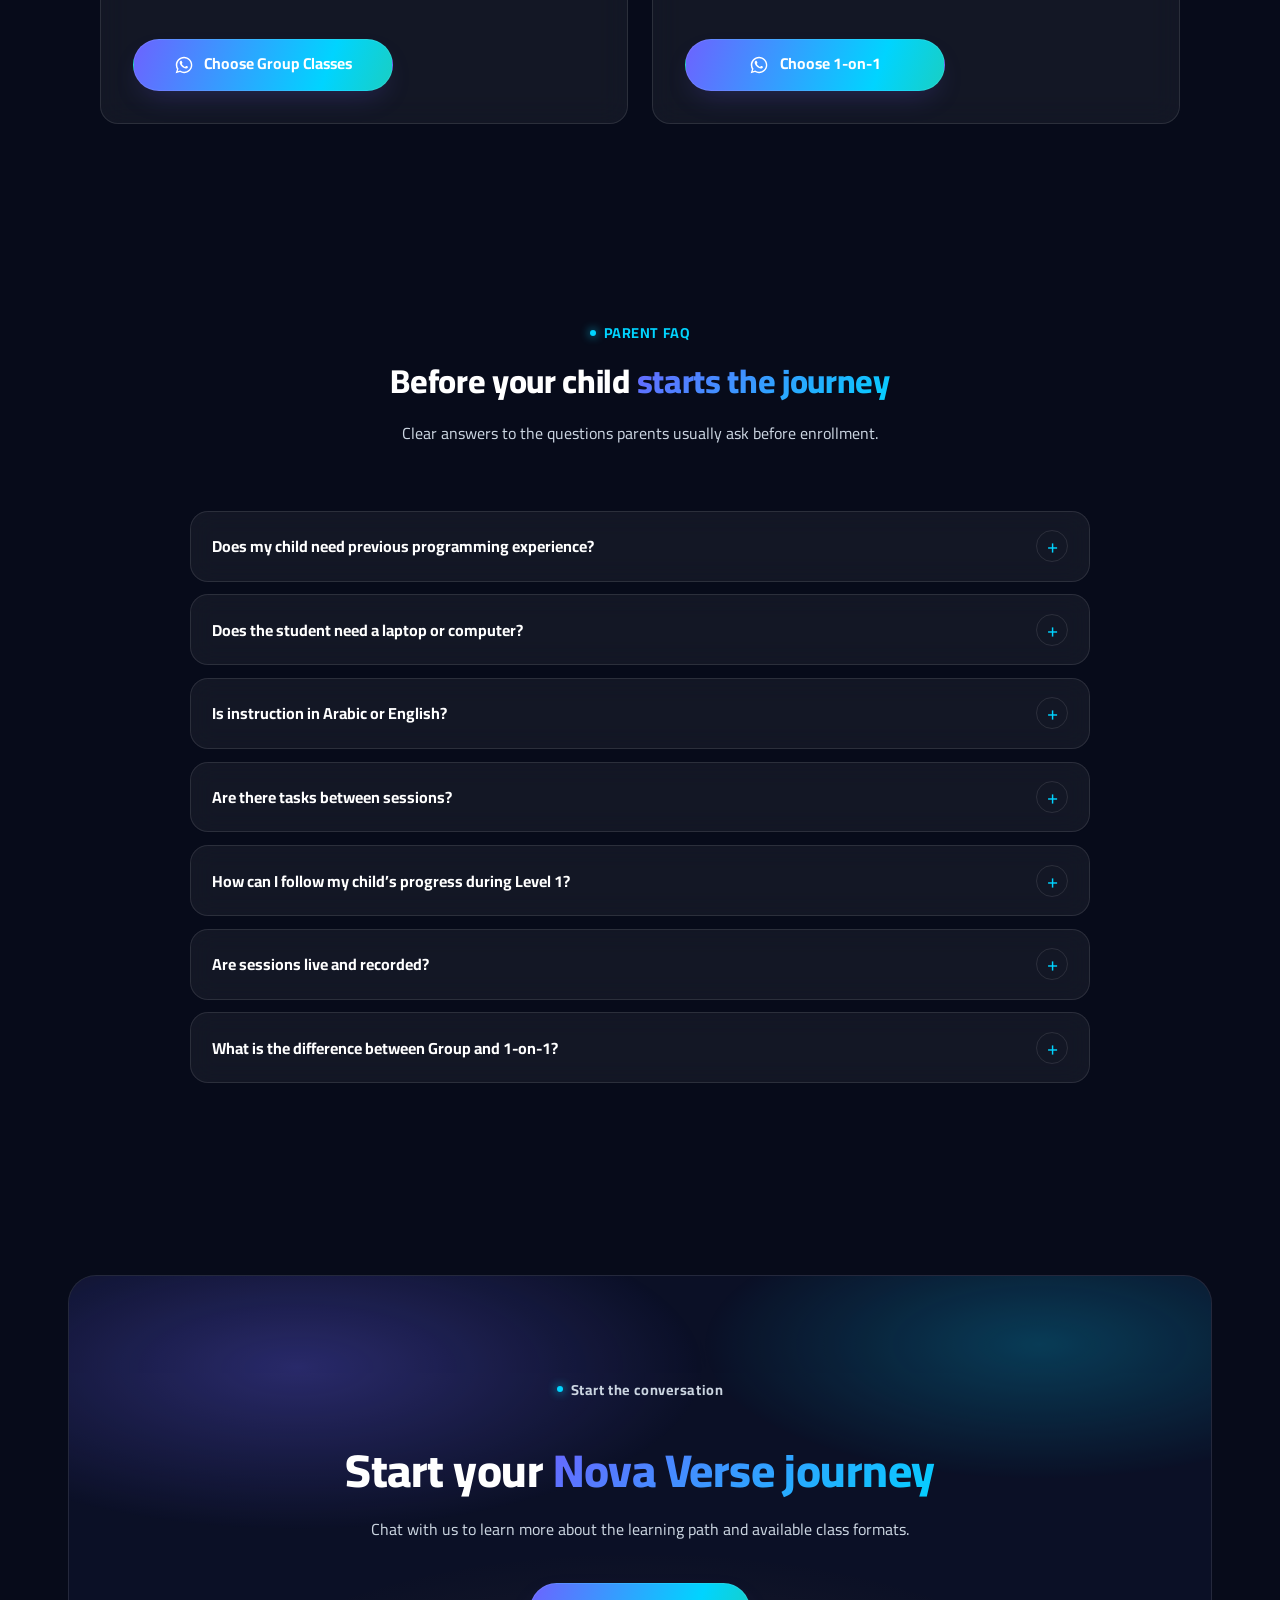
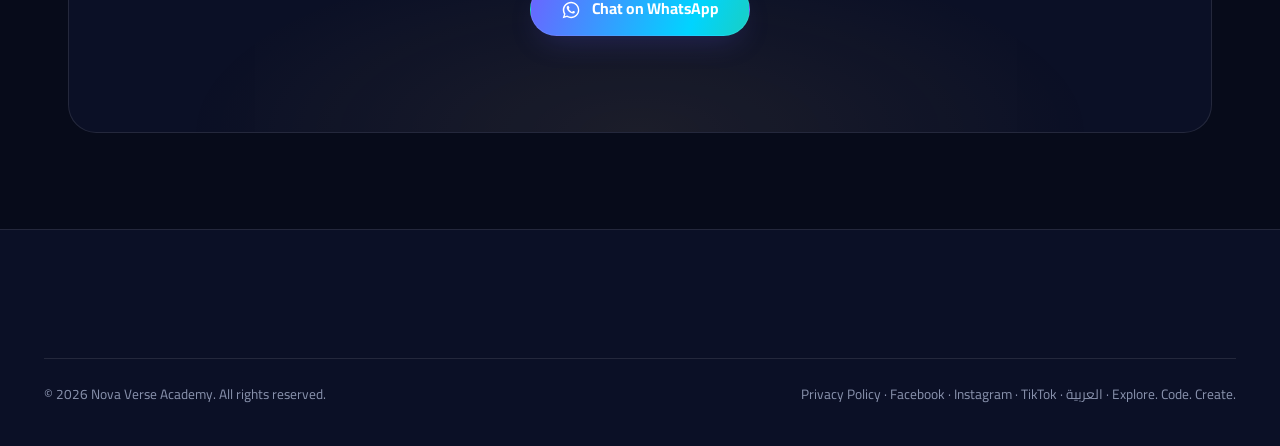
<file: en/index.html>
<!doctype html>
<html lang="en" dir="ltr">
  <head>
    <meta charset="UTF-8">
    <!-- Google tag (gtag.js) -->
    <script async src="https://www.googletagmanager.com/gtag/js?id=G-5CK8XPB7XG"></script>
    <script>
      window.dataLayer = window.dataLayer || [];
      function gtag(){dataLayer.push(arguments);}
      gtag("js", new Date());
      gtag("config", "G-5CK8XPB7XG", {
        allow_google_signals: false,
        allow_ad_personalization_signals: false
      });
    </script>
    <meta name="viewport" content="width=device-width,initial-scale=1.0">
    <title>Online Coding &amp; AI Classes for Kids | Nova Verse Academy</title>
    <meta name="theme-color" content="#070B1A">
    <meta name="description" content="Online coding classes for students ages 6–18 with Scratch, Python, web development and AI. Live, recorded Google Meet lessons in small groups or 1-on-1.">
    <link rel="canonical" href="https://www.novaverseacademy.com/en/">
    <link rel="alternate" hreflang="ar" href="https://www.novaverseacademy.com/">
    <link rel="alternate" hreflang="en" href="https://www.novaverseacademy.com/en/">
    <link rel="alternate" hreflang="x-default" href="https://www.novaverseacademy.com/">
    <meta name="robots" content="index, follow, max-image-preview:large">
    <meta name="twitter:card" content="summary_large_image">
    <meta name="twitter:title" content="Online Coding &amp; AI Classes for Kids | Nova Verse Academy">
    <meta name="twitter:description" content="Online coding classes for students ages 6–18 with Scratch, Python, web development and AI. Live, recorded Google Meet lessons in small groups or 1-on-1.">
    <meta name="twitter:image" content="https://www.novaverseacademy.com/assets/images/social-preview-v2.png">
    <meta name="twitter:image:alt" content="Nova Verse Academy - Explore. Code. Create.">
    <meta property="og:type" content="website">
    <meta property="og:site_name" content="Nova Verse Academy">
    <meta property="og:title" content="Online Coding &amp; AI Classes for Kids | Nova Verse Academy">
    <meta property="og:description" content="Online coding classes for students ages 6–18 with Scratch, Python, web development and AI. Live, recorded Google Meet lessons in small groups or 1-on-1.">
    <meta property="og:url" content="https://www.novaverseacademy.com/en/">
    <meta property="og:locale" content="en_US">
    <meta property="og:locale:alternate" content="ar_EG">
    <meta property="og:image" content="https://www.novaverseacademy.com/assets/images/social-preview-v2.png">
    <meta property="og:image:secure_url" content="https://www.novaverseacademy.com/assets/images/social-preview-v2.png">
    <meta property="og:image:type" content="image/png">
    <meta property="og:image:width" content="1200">
    <meta property="og:image:height" content="630">
    <meta property="og:image:alt" content="Nova Verse Academy - Explore. Code. Create.">
    <link rel="icon" type="image/png" sizes="96x96" href="/assets/images/favicon-96.png">
    <link rel="apple-touch-icon" sizes="180x180" href="/assets/images/apple-touch-icon.png">
    <script type="application/ld+json">
{
  "@context": "https://schema.org",
  "@graph": [
    {
      "@type": "EducationalOrganization",
      "@id": "https://www.novaverseacademy.com/#organization",
      "name": "Nova Verse Academy",
      "url": "https://www.novaverseacademy.com/",
      "description": "Online coding classes for students ages 6 to 18 with Scratch, Python, web development and AI. Live, recorded Google Meet lessons in small groups or 1-on-1.",
      "logo": {
        "@type": "ImageObject",
        "url": "https://www.novaverseacademy.com/assets/images/logo-512.png",
        "width": 512,
        "height": 512
      },
      "contactPoint": {
        "@type": "ContactPoint",
        "contactType": "customer support",
        "url": "https://wa.me/201096674674",
        "availableLanguage": [
          "Arabic",
          "English"
        ]
      },
      "sameAs": [
        "https://www.facebook.com/NovaVerseAcademy",
        "https://www.instagram.com/novaverseacademy/",
        "https://www.tiktok.com/@novaverseacademy"
      ]
    },
    {
      "@type": "WebSite",
      "@id": "https://www.novaverseacademy.com/#website",
      "url": "https://www.novaverseacademy.com/",
      "name": "Nova Verse Academy",
      "alternateName": "Nova Verse",
      "publisher": {
        "@id": "https://www.novaverseacademy.com/#organization"
      },
      "inLanguage": [
        "ar",
        "en"
      ]
    },
    {
      "@type": "WebPage",
      "@id": "https://www.novaverseacademy.com/en/#webpage",
      "url": "https://www.novaverseacademy.com/en/",
      "name": "Online Coding & AI Classes for Kids | Nova Verse Academy",
      "description": "Online coding classes for students ages 6 to 18 with Scratch, Python, web development and AI. Live, recorded Google Meet lessons in small groups or 1-on-1.",
      "inLanguage": "en",
      "isPartOf": {
        "@id": "https://www.novaverseacademy.com/#website"
      },
      "about": {
        "@id": "https://www.novaverseacademy.com/#organization"
      },
      "publisher": {
        "@id": "https://www.novaverseacademy.com/#organization"
      },
      "mainEntity": {
        "@id": "https://www.novaverseacademy.com/en/#learning-path"
      }
    },
    {
      "@type": "ItemList",
      "@id": "https://www.novaverseacademy.com/en/#learning-path",
      "name": "The Nova Verse Path",
      "numberOfItems": 4,
      "itemListElement": [
        {
          "@type": "ListItem",
          "position": 1,
          "item": {
            "@type": "Course",
            "@id": "https://www.novaverseacademy.com/en/#explorer",
            "url": "https://www.novaverseacademy.com/en/#explorer",
            "name": "Explorer",
            "description": "Build computer foundations, logical thinking and algorithms, then apply them through visual programming in Scratch.",
            "provider": {
              "@id": "https://www.novaverseacademy.com/#organization"
            },
            "inLanguage": [
              "ar",
              "en"
            ],
            "educationalLevel": "Level 1",
            "typicalAgeRange": "6-18"
          }
        },
        {
          "@type": "ListItem",
          "position": 2,
          "item": {
            "@type": "Course",
            "@id": "https://www.novaverseacademy.com/en/#builder",
            "url": "https://www.novaverseacademy.com/en/#builder",
            "name": "Builder",
            "description": "Move from blocks to real Python code and bring core programming skills together in a practical application.",
            "provider": {
              "@id": "https://www.novaverseacademy.com/#organization"
            },
            "inLanguage": [
              "ar",
              "en"
            ],
            "educationalLevel": "Level 2",
            "typicalAgeRange": "6-18"
          }
        },
        {
          "@type": "ListItem",
          "position": 3,
          "item": {
            "@type": "Course",
            "@id": "https://www.novaverseacademy.com/en/#creator",
            "url": "https://www.novaverseacademy.com/en/#creator",
            "name": "Creator",
            "description": "Build a first web experience and learn the essential tools used to turn a visual idea into a real page.",
            "provider": {
              "@id": "https://www.novaverseacademy.com/#organization"
            },
            "inLanguage": [
              "ar",
              "en"
            ],
            "educationalLevel": "Level 3",
            "typicalAgeRange": "6-18"
          }
        },
        {
          "@type": "ListItem",
          "position": 4,
          "item": {
            "@type": "Course",
            "@id": "https://www.novaverseacademy.com/en/#innovator",
            "url": "https://www.novaverseacademy.com/en/#innovator",
            "name": "Innovator",
            "description": "Understand AI, explore practical tools, write better prompts and develop responsible, critical use habits.",
            "provider": {
              "@id": "https://www.novaverseacademy.com/#organization"
            },
            "inLanguage": [
              "ar",
              "en"
            ],
            "educationalLevel": "Level 4",
            "typicalAgeRange": "6-18"
          }
        }
      ]
    }
  ]
}
    </script>

    <link rel="preload" href="/assets/fonts/cairo-latin-82c13cbd1352.woff2" as="font" type="font/woff2" crossorigin>
    <link rel="stylesheet" href="/css/site.css?v=b83d5de13cfd">
  </head>
  <body>
    <a href="#main-content" class="skip-link">Skip to content</a>
    <canvas class="starfield" aria-hidden="true"></canvas>
    <div class="nebula-backdrop" aria-hidden="true"></div>
    <header class="site-header">
      <div class="container nav-wrap">
        <a href="/en/" class="logo"
          ><img width="48" height="48"
            src="../assets/images/logo-primary.webp"
            alt=""
            class="logo__mark"><span class="logo__text">NOVA VERSE<span>ACADEMY</span></span></a
        >
        <nav class="nav-links" id="nav-links">
          <a href="/en/">Home</a><a href="/en/about.html">About Us</a><a href="#courses">Learning Path</a
          ><a href="/en/contact.html">Contact</a>
        </nav>
        <div class="nav-actions">
          <a
            href="/"
            class="language-switch"
            lang="ar"
            dir="rtl"
            aria-label="التبديل إلى العربية"
            >ع</a
          ><a href="#contact-cta" class="btn btn-primary btn-sm">Get Started</a
          ><button
            class="nav-toggle"
            aria-label="Open menu"
            aria-expanded="false"
          >
            <span></span>
          </button>
        </div>
      </div>
    </header>
    <main id="main-content">
      <section class="hero">
        <div class="container hero-grid">
          <div class="hero-content">
            <p class="eyebrow">Explore. Code. Create.</p>
            <h1 class="hero-title">
              Future-ready skills <span class="text-gradient">start here</span>
            </h1>
            <p class="hero-sub">
              Online coding classes for students ages 6–18, from computer foundations and computational
              thinking to Python, web development, and responsible use of
              artificial intelligence.
            </p>
            <div role="group" class="hero-live-badges" aria-label="Session delivery details">
              <span class="hero-live-badge hero-live-badge--live">
                <i aria-hidden="true"></i>
                Live on Google Meet
              </span>
              <span class="hero-live-badge">
                <span class="hero-live-badge__icon" aria-hidden="true">
                  <svg viewBox="0 0 24 24">
                    <path
                      d="M7 3v3M17 3v3M4 9h16M5 5h14a1 1 0 0 1 1 1v13a1 1 0 0 1-1 1H5a1 1 0 0 1-1-1V6a1 1 0 0 1 1-1Zm5 8 5 3-5 3v-6Z"
                    />
                  </svg>
                </span>
                Every Session Recorded
              </span>
            </div>
            <div class="hero-actions">
              <a href="#courses" class="btn btn-primary"
                >Explore the Learning Path</a
              ><a
                href="https://wa.me/201096674674?text=Hello%2C%20I%27d%20like%20to%20learn%20more%20about%20Nova%20Verse%20Academy%20and%20enrollment%20options%20for%20my%20child."
                data-whatsapp
                data-analytics-location="hero"
                data-analytics-interest="enrollment"
                data-whatsapp-message="Hello, I'd like to learn more about Nova Verse Academy and enrollment options for my child."
                class="btn btn-whatsapp"
                 target="_blank" rel="noopener noreferrer">Chat on WhatsApp</a
              >
            </div>
            <div class="hero-stats">
              <div class="hero-stat">
                <strong>100+ Students</strong
                ><span
                  >Real teaching experience across different learning
                  stages</span
                >
              </div>
              <div class="hero-stat">
                <strong>4 Levels</strong
                ><span>One connected learning journey</span>
              </div>
              <div class="hero-stat">
                <strong>48 Sessions</strong
                ><span>12 sessions in each level</span>
              </div>
            </div>
          </div>
          <div class="hero-visual">
            <div class="hero-orbit-ring" aria-hidden="true"></div>
            <img fetchpriority="high" decoding="sync" width="520" height="520"
              src="../assets/images/hero-illustration.svg"
              alt="Student learning programming"
              class="hero-illustration">
            <div class="hero-brand-lockup">
              <i class="hero-brand-mark" aria-hidden="true"></i>
              <div>
                <strong>NOVA VERSE</strong><span>ACADEMY</span
                ><small>Explore. Code. Create.</small>
              </div>
            </div>
          </div>
        </div>
      </section>
      <section class="section" id="trust">
        <div class="container section-inner">
          <div class="section-head reveal">
            <p class="eyebrow">Learning parents can trust</p>
            <h2 class="section-title">
              Why <span class="text-gradient">Nova Verse?</span>
            </h2>
          </div>
          <div class="trust-grid reveal-stagger">
            <article class="card trust-card">
              <div class="icon-badge">✦</div>
              <h3>Interactive Learning</h3>
              <p>
                Students participate, experiment, build and test their own work;
                Level 1 uses visual coding blocks in Scratch.
              </p>
            </article>
            <article class="card trust-card">
              <div class="icon-badge">◎</div>
              <h3>Specialized Instructors</h3>
              <p>
                Strong technical backgrounds combined with the ability to
                simplify concepts for each learner.
              </p>
            </article>
            <article class="card trust-card">
              <div class="icon-badge">◌</div>
              <h3>Group &amp; 1-on-1</h3>
              <p>
                Choose a limited-size group experience or fully personalized
                individual sessions.
              </p>
            </article>
            <article class="card trust-card">
              <div class="icon-badge">↗</div>
              <h3>Continuous Practice</h3>
              <p>
                A short Weekly Mission follows each session, with Progress
                Reports after Sessions 4 and 8 and a Parent Showcase in Session
                12.
              </p>
            </article>
            <article class="card trust-card">
              <div class="icon-badge">⌘</div>
              <h3>Final Project at Every Level</h3>
              <p>
                Each level ends with a tangible project where the student
                applies and presents what they learned.
              </p>
            </article>
            <article class="card trust-card">
              <div class="icon-badge">★</div>
              <h3>Real Teaching Experience</h3>
              <p>
                Experience teaching more than 100 students, from children
                through university level.
              </p>
            </article>
          </div>
        </div>
      </section>
      <section class="section learning-path-section" id="courses">
        <div class="container section-inner">
          <div class="section-head reveal">
            <p class="eyebrow">THE NOVA VERSE PATH</p>
            <h2 class="section-title path-title">
              Four stages. <span class="text-gradient">One clear journey.</span>
            </h2>
            <p class="section-desc">
              Every level builds on the previous one and ends with a practical
              project that turns new skills into something the student can show.
            </p>
          </div>
          <div class="path-rail reveal" aria-hidden="true">
            <span></span><span></span><span></span><span></span>
          </div>
          <div class="courses-grid path-grid reveal-stagger">
            <article class="card course-card path-card" id="explorer">
              <span class="path-number" aria-hidden="true">01</span>
              <div class="path-card-head">
                <span class="path-level">LEVEL 1</span
                ><span class="duration-badge">12 Sessions</span>
              </div>
              <h3>Explorer</h3>
              <p class="path-tech">
                Computer Fundamentals • Logic • Algorithms • Scratch
              </p>
              <p>
                Build computer foundations, logical thinking and algorithms,
                then apply them through visual programming in Scratch.
              </p>
              <div class="path-outcome">
                <strong>FINAL PROJECT</strong
                ><span
                  >An original Scratch project with movement, collectibles,
                  score and a clear ending, tested and presented by the student
                  in the Session 12 Parent Showcase.</span
                >
              </div>
            </article>
            <article class="card course-card path-card" id="builder">
              <span class="path-number" aria-hidden="true">02</span>
              <div class="path-card-head">
                <span class="path-level">LEVEL 2</span
                ><span class="duration-badge">12 Sessions</span>
              </div>
              <h3>Builder</h3>
              <p class="path-tech">Python Programming</p>
              <p>
                Move from blocks to real Python code and bring core programming
                skills together in a practical application.
              </p>
              <div class="path-outcome">
                <strong>FINAL PROJECT</strong
                ><span
                  >A small Python application built from the concepts learned
                  throughout the level.</span
                >
              </div>
            </article>
            <article class="card course-card path-card" id="creator">
              <span class="path-number" aria-hidden="true">03</span>
              <div class="path-card-head">
                <span class="path-level">LEVEL 3</span
                ><span class="duration-badge">12 Sessions</span>
              </div>
              <h3>Creator</h3>
              <p class="path-tech">HTML • CSS • VS Code • JS Basics</p>
              <p>
                Build a first web experience and learn the essential tools used
                to turn a visual idea into a real page.
              </p>
              <div class="path-outcome">
                <strong>FINAL PROJECT</strong
                ><span
                  >A complete web page the student can open, present and
                  continue improving.</span
                >
              </div>
            </article>
            <article class="card course-card path-card" id="innovator">
              <span class="path-number" aria-hidden="true">04</span>
              <div class="path-card-head">
                <span class="path-level">LEVEL 4</span
                ><span class="duration-badge">12 Sessions</span>
              </div>
              <h3>Innovator</h3>
              <p class="path-tech">AI • Prompting • Responsible Use</p>
              <p>
                Understand AI, explore practical tools, write better prompts and
                develop responsible, critical use habits.
              </p>
              <div class="path-outcome">
                <strong>FINAL PROJECT</strong
                ><span
                  >A project that uses AI tools responsibly to solve a problem
                  or bring an idea to life.</span
                >
              </div>
            </article>
          </div>
        </div>
      </section>
      <section class="section" id="modes">
        <div class="container section-inner">
          <div class="section-head reveal">
            <p class="eyebrow">Flexible learning</p>
            <h2 class="section-title">
              Group Classes or <span class="text-gradient">1-on-1</span>
            </h2>
            <p class="section-desc">
              All sessions are delivered live on Google Meet, recorded, and
              shared with the parent for later review.
            </p>
          </div>
          <div class="modes-grid">
            <article class="card mode-card">
              <div role="img" class="icon-badge" aria-label="Group of up to 4 students">
                <span class="group-dots" aria-hidden="true">
                  <i></i><i></i><i></i><i></i>
                </span>
              </div>
              <h3>Group Classes</h3>
              <p>
                Small groups of no more than 4 students, combining interaction,
                collaboration and instructor attention.
              </p>
              <a
                href="https://wa.me/201096674674?text=Hello%2C%20I%27d%20like%20to%20learn%20more%20about%20Nova%20Verse%20Group%20Classes."
                data-whatsapp
                data-analytics-location="group_classes_card"
                data-analytics-interest="group_classes"
                data-whatsapp-message="Hello, I'd like to learn more about Nova Verse Group Classes."
                class="btn btn-secondary mode-cta"
                 target="_blank" rel="noopener noreferrer">Choose Group Classes</a
              >
            </article>
            <article class="card mode-card">
              <div class="icon-badge">◎</div>
              <h3>1-on-1 Classes</h3>
              <p>
                Fully personalized sessions for learners who need individual
                attention or a different pace.
              </p>
              <a
                href="https://wa.me/201096674674?text=Hello%2C%20I%27d%20like%20to%20learn%20more%20about%20Nova%20Verse%201-on-1%20Classes."
                data-whatsapp
                data-analytics-location="one_on_one_card"
                data-analytics-interest="one_on_one"
                data-whatsapp-message="Hello, I'd like to learn more about Nova Verse 1-on-1 Classes."
                class="btn btn-secondary mode-cta"
                 target="_blank" rel="noopener noreferrer">Choose 1-on-1</a
              >
            </article>
          </div>
        </div>
      </section>
      <section class="section faq-section" id="faq">
        <div class="container section-inner">
          <div class="section-head reveal">
            <p class="eyebrow">PARENT FAQ</p>
            <h2 class="section-title">
              Before your child
              <span class="text-gradient">starts the journey</span>
            </h2>
            <p class="section-desc">
              Clear answers to the questions parents usually ask before
              enrollment.
            </p>
          </div>
          <div class="faq-list reveal-stagger">
            <details class="faq-item">
              <summary>
                Does my child need previous programming experience?
              </summary>
              <p>
                No. Previous programming experience is not required, and Level 1
                is the natural starting point for most students.
              </p>
            </details>
            <details class="faq-item">
              <summary>Does the student need a laptop or computer?</summary>
              <p>
                Yes. Students need a laptop or computer because they build and
                practice during the session.
              </p>
            </details>
            <details class="faq-item">
              <summary>Is instruction in Arabic or English?</summary>
              <p>
                Instruction is mainly in Arabic, while technical terms, tools
                and learning materials are presented in English.
              </p>
            </details>
            <details class="faq-item">
              <summary>Are there tasks between sessions?</summary>
              <p>
                Yes. A short Weekly Mission follows each session to reinforce
                the skill, and every Level ends with a final project.
              </p>
            </details>
            <details class="faq-item">
              <summary>
                How can I follow my child’s progress during Level 1?
              </summary>
              <p>
                Parents receive Progress Reports after Sessions 4 and 8. In
                Session 12, the student presents the final project in a Parent
                Showcase and explains what they built, tested and debugged.
              </p>
            </details>
            <details class="faq-item">
              <summary>Are sessions live and recorded?</summary>
              <p>
                Yes. Sessions are delivered live through Google Meet, recorded,
                and shared with the parent for later review.
              </p>
            </details>
            <details class="faq-item">
              <summary>
                What is the difference between Group and 1-on-1?
              </summary>
              <p>
                Group Classes include no more than 4 students and provide
                structured peer interaction, while 1-on-1 offers fully
                individual attention and greater flexibility in learning pace.
              </p>
            </details>
          </div>
        </div>
      </section>
      <section class="section" id="contact-cta">
        <div class="container">
          <div class="trial-section reveal">
            <div class="trial-content">
              <p class="eyebrow">Start the conversation</p>
              <h2>
                Start your <span class="text-gradient">Nova Verse journey</span>
              </h2>
              <p>
                Chat with us to learn more about the learning path and available
                class formats.
              </p>
              <a
                href="https://wa.me/201096674674?text=Hello%2C%20I%27d%20like%20to%20learn%20more%20about%20the%20Nova%20Verse%20learning%20path."
                data-whatsapp
                data-analytics-location="final_cta"
                data-analytics-interest="learning_path"
                data-whatsapp-message="Hello, I'd like to learn more about the Nova Verse learning path."
                class="btn btn-whatsapp"
                 target="_blank" rel="noopener noreferrer">Chat on WhatsApp</a
              >
            </div>
          </div>
        </div>
      </section>
      <!-- Testimonials section intentionally hidden for launch. Re-enable later when verified parent reviews are available. -->
    </main>
    <footer class="site-footer">
      <div class="container">
        <div class="footer-bottom">
          <p>© 2026 Nova Verse Academy. All rights reserved.</p>
          <p>
            <a href="/en/privacy.html">Privacy Policy</a> · <a href="https://www.facebook.com/NovaVerseAcademy" data-social="facebook" data-analytics-location="footer" target="_blank" rel="noopener noreferrer">Facebook</a> · <a href="https://www.instagram.com/novaverseacademy/" data-social="instagram" data-analytics-location="footer" target="_blank" rel="noopener noreferrer">Instagram</a> · <a href="https://www.tiktok.com/@novaverseacademy" data-social="tiktok" data-analytics-location="footer" target="_blank" rel="noopener noreferrer">TikTok</a> · <a href="/">العربية</a> ·
            <span dir="ltr">Explore. Code. Create.</span>
          </p>
        </div>
      </div>
    </footer>
    <a
      href="https://wa.me/201096674674?text=Hello%2C%20I%27d%20like%20to%20learn%20more%20about%20Nova%20Verse%20Academy%20and%20enrollment%20options%20for%20my%20child."
      data-whatsapp
      data-analytics-location="floating_button"
      data-analytics-interest="enrollment"
      data-whatsapp-message="Hello, I'd like to learn more about Nova Verse Academy and enrollment options for my child."
      class="whatsapp-float"
      aria-label="WhatsApp"
       target="_blank" rel="noopener noreferrer"><svg viewBox="0 0 24 24" fill="currentColor" aria-hidden="true">
        <path
          d="M12.04 2C6.58 2 2.13 6.45 2.13 11.91c0 1.87.5 3.62 1.44 5.13L2 22l5.13-1.51a9.87 9.87 0 0 0 4.9 1.31h.01c5.46 0 9.91-4.45 9.91-9.91C21.95 6.44 17.5 2 12.04 2Zm0 18.03h-.01a8.17 8.17 0 0 1-4.17-1.14l-.3-.18-3.05.9.9-2.98-.19-.31a8.09 8.09 0 0 1-1.25-4.4c0-4.5 3.66-8.16 8.16-8.16 4.5 0 8.16 3.66 8.16 8.16 0 4.5-3.7 8.11-8.25 8.11Z"
        /></svg
    ></a>
    <script src="../js/main.js?v=whatsapp-20261102"></script>
  </body>
</html>
</file>
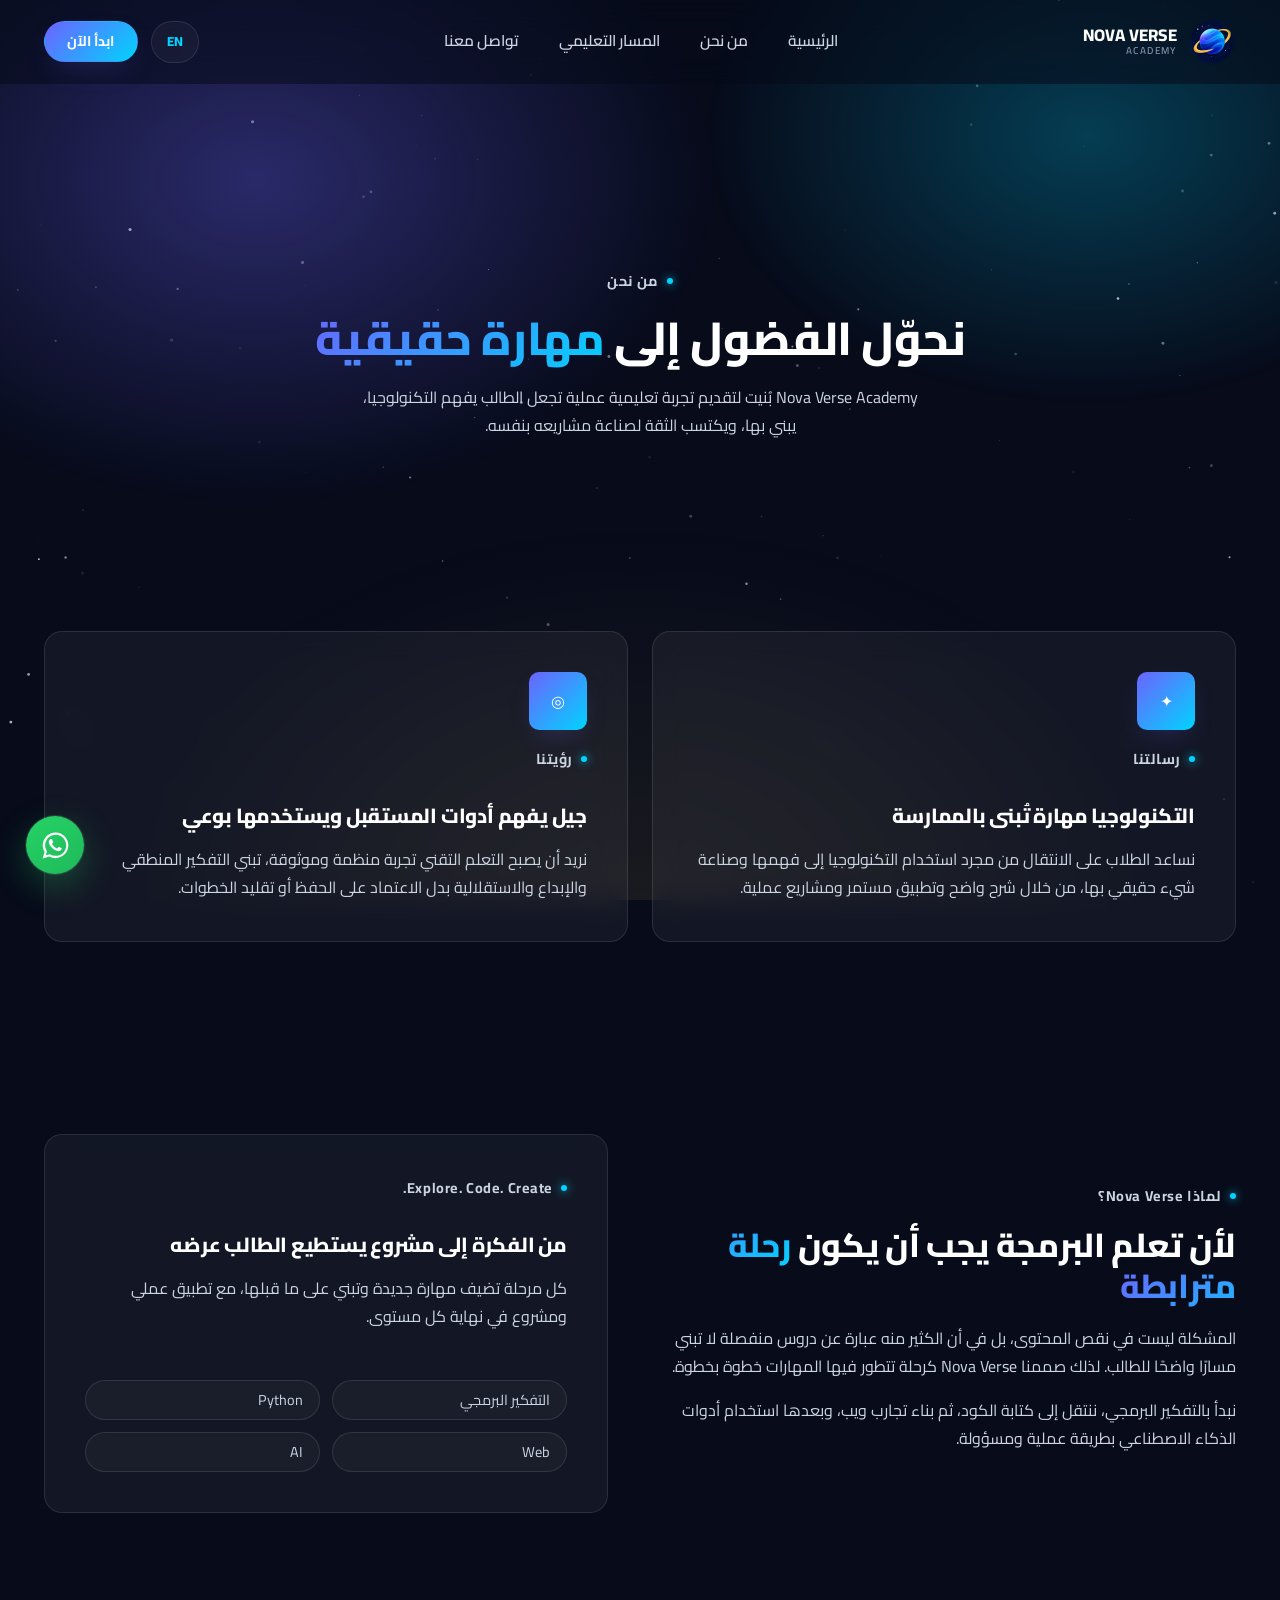
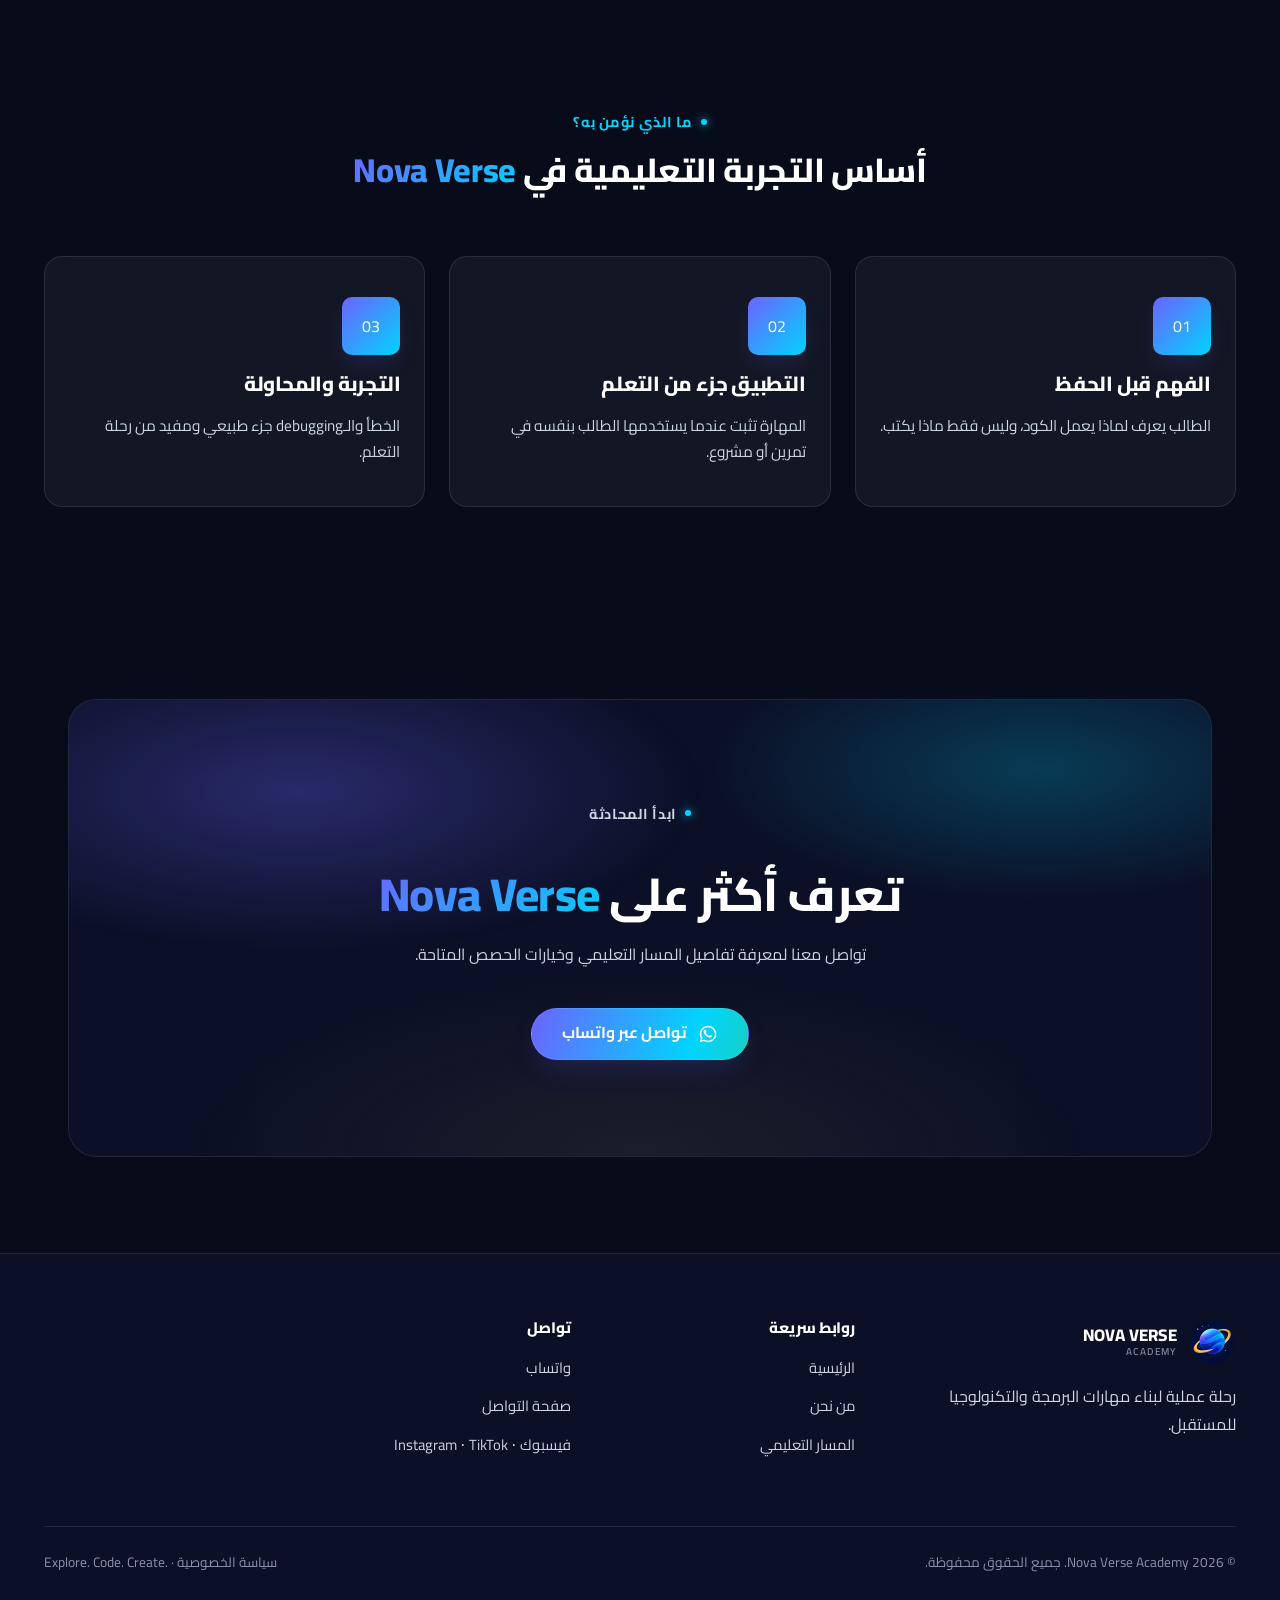
<file: about.html>
<!doctype html>
<html lang="ar" dir="rtl">
  <head>
    <meta charset="UTF-8">
    <!-- Google tag (gtag.js) -->
    <script async src="https://www.googletagmanager.com/gtag/js?id=G-5CK8XPB7XG"></script>
    <script>
      window.dataLayer = window.dataLayer || [];
      function gtag(){dataLayer.push(arguments);}
      gtag("js", new Date());
      gtag("config", "G-5CK8XPB7XG", {
        allow_google_signals: false,
        allow_ad_personalization_signals: false
      });
    </script>
    <meta name="viewport" content="width=device-width,initial-scale=1.0">
    <title>من نحن وطريقتنا في تعليم البرمجة للأطفال | Nova Verse Academy</title>
    <meta name="description" content="تعرّف على Nova Verse Academy ورسالتنا في تعليم البرمجة للأطفال أونلاين: مسار متدرج، تفكير منطقي، تطبيق عملي ومشروع في نهاية كل مستوى.">
    <meta name="theme-color" content="#070B1A">
    <link rel="canonical" href="https://www.novaverseacademy.com/about.html">
    <link rel="alternate" hreflang="ar" href="https://www.novaverseacademy.com/about.html">
    <link rel="alternate" hreflang="en" href="https://www.novaverseacademy.com/en/about.html">
    <link rel="alternate" hreflang="x-default" href="https://www.novaverseacademy.com/about.html">
    <meta name="robots" content="index, follow, max-image-preview:large">
    <meta name="twitter:card" content="summary_large_image">
    <meta name="twitter:title" content="من نحن وطريقتنا في تعليم البرمجة للأطفال | Nova Verse Academy">
    <meta name="twitter:description" content="تعرّف على Nova Verse Academy ورسالتنا في تعليم البرمجة للأطفال أونلاين: مسار متدرج، تفكير منطقي، تطبيق عملي ومشروع في نهاية كل مستوى.">
    <meta name="twitter:image" content="https://www.novaverseacademy.com/assets/images/social-preview-v2.png">
    <meta name="twitter:image:alt" content="Nova Verse Academy - Explore. Code. Create.">
    <meta property="og:type" content="website">
    <meta property="og:site_name" content="Nova Verse Academy">
    <meta property="og:title" content="من نحن وطريقتنا في تعليم البرمجة للأطفال | Nova Verse Academy">
    <meta property="og:description" content="تعرّف على Nova Verse Academy ورسالتنا في تعليم البرمجة للأطفال أونلاين: مسار متدرج، تفكير منطقي، تطبيق عملي ومشروع في نهاية كل مستوى.">
    <meta property="og:url" content="https://www.novaverseacademy.com/about.html">
    <meta property="og:locale" content="ar_EG">
    <meta property="og:locale:alternate" content="en_US">
    <meta property="og:image" content="https://www.novaverseacademy.com/assets/images/social-preview-v2.png">
    <meta property="og:image:secure_url" content="https://www.novaverseacademy.com/assets/images/social-preview-v2.png">
    <meta property="og:image:type" content="image/png">
    <meta property="og:image:width" content="1200">
    <meta property="og:image:height" content="630">
    <meta property="og:image:alt" content="Nova Verse Academy - Explore. Code. Create.">
    <link rel="icon" type="image/png" sizes="96x96" href="/assets/images/favicon-96.png">
    <link rel="apple-touch-icon" sizes="180x180" href="/assets/images/apple-touch-icon.png">
    <script type="application/ld+json">
{
  "@context": "https://schema.org",
  "@graph": [
    {
      "@type": "EducationalOrganization",
      "@id": "https://www.novaverseacademy.com/#organization",
      "name": "Nova Verse Academy",
      "url": "https://www.novaverseacademy.com/",
      "description": "Online coding classes for kids with Scratch, Python, web development and AI. Live, recorded Google Meet lessons in small groups or 1-on-1 at Nova Verse Academy.",
      "logo": {
        "@type": "ImageObject",
        "url": "https://www.novaverseacademy.com/assets/images/logo-512.png",
        "width": 512,
        "height": 512
      },
      "contactPoint": {
        "@type": "ContactPoint",
        "contactType": "customer support",
        "url": "https://wa.me/201096674674",
        "availableLanguage": [
          "Arabic",
          "English"
        ]
      },
      "sameAs": [
        "https://www.facebook.com/NovaVerseAcademy",
        "https://www.instagram.com/novaverseacademy/",
        "https://www.tiktok.com/@novaverseacademy"
      ]
    },
    {
      "@type": "WebSite",
      "@id": "https://www.novaverseacademy.com/#website",
      "url": "https://www.novaverseacademy.com/",
      "name": "Nova Verse Academy",
      "alternateName": "Nova Verse",
      "publisher": {
        "@id": "https://www.novaverseacademy.com/#organization"
      },
      "inLanguage": [
        "ar",
        "en"
      ]
    },
    {
      "@type": "AboutPage",
      "@id": "https://www.novaverseacademy.com/about.html#webpage",
      "url": "https://www.novaverseacademy.com/about.html",
      "name": "من نحن وطريقتنا في تعليم البرمجة للأطفال | Nova Verse Academy",
      "description": "تعرّف على Nova Verse Academy ورسالتنا في تعليم البرمجة للأطفال أونلاين: مسار متدرج، تفكير منطقي، تطبيق عملي ومشروع في نهاية كل مستوى.",
      "inLanguage": "ar",
      "isPartOf": {
        "@id": "https://www.novaverseacademy.com/#website"
      },
      "about": {
        "@id": "https://www.novaverseacademy.com/#organization"
      },
      "publisher": {
        "@id": "https://www.novaverseacademy.com/#organization"
      },
      "breadcrumb": {
        "@id": "https://www.novaverseacademy.com/about.html#breadcrumb"
      }
    },
    {
      "@type": "BreadcrumbList",
      "@id": "https://www.novaverseacademy.com/about.html#breadcrumb",
      "itemListElement": [
        {
          "@type": "ListItem",
          "position": 1,
          "name": "الرئيسية",
          "item": "https://www.novaverseacademy.com/"
        },
        {
          "@type": "ListItem",
          "position": 2,
          "name": "من نحن",
          "item": "https://www.novaverseacademy.com/about.html"
        }
      ]
    }
  ]
}
    </script>

    <link rel="preload" href="/assets/fonts/cairo-arabic-748022f50c42.woff2" as="font" type="font/woff2" crossorigin>
    <link rel="stylesheet" href="/css/site.css?v=b83d5de13cfd">
  </head>
  <body>
    <a href="#main-content" class="skip-link">تخطي إلى المحتوى</a
    ><canvas class="starfield" aria-hidden="true"></canvas>
    <div class="nebula-backdrop" aria-hidden="true"></div>
    <header class="site-header">
      <div class="container nav-wrap">
        <a href="/" class="logo"
          ><img width="48" height="48"
            src="assets/images/logo-primary.webp"
            alt=""
            class="logo__mark"><span class="logo__text">NOVA VERSE<span>ACADEMY</span></span></a
        >
        <nav class="nav-links" id="nav-links">
          <a href="/">الرئيسية</a><a href="/about.html">من نحن</a
          ><a href="/#courses">المسار التعليمي</a
          ><a href="/contact.html">تواصل معنا</a>
        </nav>
        <div class="nav-actions">
          <a href="/en/about.html" class="language-switch" lang="en" dir="ltr"
            >EN</a
          ><a href="#about-cta" class="btn btn-primary btn-sm header-start-btn"
            ><span class="btn-full-label">ابدأ الآن</span></a
          ><button
            class="nav-toggle"
            aria-label="فتح القائمة"
            aria-expanded="false"
          >
            <span></span>
          </button>
        </div>
      </div>
    </header>
    <main id="main-content">
      <section class="page-hero container">
        <p class="eyebrow">من نحن</p>
        <h1>
          نحوّل الفضول إلى <span class="text-gradient">مهارة حقيقية</span>
        </h1>
        <p>
          Nova Verse Academy بُنيت لتقديم تجربة تعليمية عملية تجعل الطالب يفهم
          التكنولوجيا، يبني بها، ويكتسب الثقة لصناعة مشاريعه بنفسه.
        </p>
      </section>
      <div class="section">
        <div class="container section-inner">
          <div class="mission-grid reveal-stagger">
            <article class="card mission-card">
              <div class="icon-badge">✦</div>
              <p class="eyebrow">رسالتنا</p>
              <h2>التكنولوجيا مهارة تُبنى بالممارسة</h2>
              <p>
                نساعد الطلاب على الانتقال من مجرد استخدام التكنولوجيا إلى فهمها
                وصناعة شيء حقيقي بها، من خلال شرح واضح وتطبيق مستمر ومشاريع
                عملية.
              </p>
            </article>
            <article class="card mission-card">
              <div class="icon-badge">◎</div>
              <p class="eyebrow">رؤيتنا</p>
              <h2>جيل يفهم أدوات المستقبل ويستخدمها بوعي</h2>
              <p>
                نريد أن يصبح التعلم التقني تجربة منظمة وموثوقة، تبني التفكير
                المنطقي والإبداع والاستقلالية بدل الاعتماد على الحفظ أو تقليد
                الخطوات.
              </p>
            </article>
          </div>
        </div>
      </div>
      <section class="section">
        <div class="container section-inner">
          <div class="about-split reveal">
            <div>
              <p class="eyebrow">لماذا Nova Verse؟</p>
              <h2>
                لأن تعلم البرمجة يجب أن يكون
                <span class="text-gradient">رحلة مترابطة</span>
              </h2>
              <p>
                المشكلة ليست في نقص المحتوى، بل في أن الكثير منه عبارة عن دروس
                منفصلة لا تبني مسارًا واضحًا للطالب. لذلك صممنا Nova Verse كرحلة
                تتطور فيها المهارات خطوة بخطوة.
              </p>
              <p>
                نبدأ بالتفكير البرمجي، ننتقل إلى كتابة الكود، ثم بناء تجارب ويب،
                وبعدها استخدام أدوات الذكاء الاصطناعي بطريقة عملية ومسؤولة.
              </p>
            </div>
            <div class="card mission-card">
              <p class="eyebrow">Explore. Code. Create.</p>
              <h3>من الفكرة إلى مشروع يستطيع الطالب عرضه</h3>
              <p>
                كل مرحلة تضيف مهارة جديدة وتبني على ما قبلها، مع تطبيق عملي
                ومشروع في نهاية كل مستوى.
              </p>
              <div
                style="
                  display: grid;
                  grid-template-columns: repeat(2, 1fr);
                  gap: 12px;
                  margin-top: 18px;
                "
              >
                <span class="pill">التفكير البرمجي</span
                ><span class="pill">Python</span><span class="pill">Web</span
                ><span class="pill">AI</span>
              </div>
            </div>
          </div>
        </div>
      </section>
      <section class="section">
        <div class="container section-inner">
          <div class="section-head reveal">
            <p class="eyebrow">ما الذي نؤمن به؟</p>
            <h2 class="section-title">
              أساس التجربة التعليمية في
              <span class="text-gradient">Nova Verse</span>
            </h2>
          </div>
          <div class="trust-grid reveal-stagger">
            <article class="card trust-card">
              <div class="icon-badge">01</div>
              <h3>الفهم قبل الحفظ</h3>
              <p>الطالب يعرف لماذا يعمل الكود، وليس فقط ماذا يكتب.</p>
            </article>
            <article class="card trust-card">
              <div class="icon-badge">02</div>
              <h3>التطبيق جزء من التعلم</h3>
              <p>المهارة تثبت عندما يستخدمها الطالب بنفسه في تمرين أو مشروع.</p>
            </article>
            <article class="card trust-card">
              <div class="icon-badge">03</div>
              <h3>التجربة والمحاولة</h3>
              <p>الخطأ والـdebugging جزء طبيعي ومفيد من رحلة التعلم.</p>
            </article>
          </div>
        </div>
      </section>
      <section class="section" id="about-cta">
        <div class="container">
          <div class="trial-section reveal">
            <div class="trial-content">
              <p class="eyebrow">ابدأ المحادثة</p>
              <h2>
                تعرف أكثر على <span class="text-gradient">Nova Verse</span>
              </h2>
              <p>
                تواصل معنا لمعرفة تفاصيل المسار التعليمي وخيارات الحصص المتاحة.
              </p>
              <a
                href="https://wa.me/201096674674?text=%D9%85%D8%B1%D8%AD%D8%A8%D9%8B%D8%A7%D8%8C%20%D8%A3%D8%B1%D8%BA%D8%A8%20%D9%81%D9%8A%20%D9%85%D8%B9%D8%B1%D9%81%D8%A9%20%D8%A7%D9%84%D9%85%D8%B2%D9%8A%D8%AF%20%D8%B9%D9%86%20Nova%20Verse%20Academy%20%D9%88%D8%A7%D9%84%D9%85%D8%B3%D8%A7%D8%B1%20%D8%A7%D9%84%D8%AA%D8%B9%D9%84%D9%8A%D9%85%D9%8A."
                data-whatsapp
                data-analytics-location="about_cta"
                data-analytics-interest="learning_path"
                data-whatsapp-message="مرحبًا، أرغب في معرفة المزيد عن Nova Verse Academy والمسار التعليمي."
                class="btn btn-whatsapp"
                 target="_blank" rel="noopener noreferrer">تواصل عبر واتساب</a
              >
            </div>
          </div>
        </div>
      </section>
    </main>
    <footer class="site-footer">
      <div class="container">
        <div class="footer-grid">
          <div class="footer-brand">
            <a href="/" class="logo"
              ><img width="48" height="48"
                src="assets/images/logo-primary.webp"
                alt=""
                class="logo__mark"><span class="logo__text"
                >NOVA VERSE<span>ACADEMY</span></span
              ></a
            >
            <p>رحلة عملية لبناء مهارات البرمجة والتكنولوجيا للمستقبل.</p>
          </div>
          <div class="footer-col">
            <h3>روابط سريعة</h3>
            <ul>
              <li><a href="/">الرئيسية</a></li>
              <li><a href="/about.html">من نحن</a></li>
              <li><a href="/#courses">المسار التعليمي</a></li>
            </ul>
          </div>
          <div class="footer-col">
            <h3>تواصل</h3>
            <ul>
              <li><a href="https://wa.me/201096674674?text=%D9%85%D8%B1%D8%AD%D8%A8%D9%8B%D8%A7%D8%8C%20%D8%A3%D8%B1%D8%BA%D8%A8%20%D9%81%D9%8A%20%D9%85%D8%B9%D8%B1%D9%81%D8%A9%20%D8%AA%D9%81%D8%A7%D8%B5%D9%8A%D9%84%20%D9%85%D8%B3%D8%A7%D8%B1%20Nova%20Verse%20Academy%20%D9%88%D8%AE%D9%8A%D8%A7%D8%B1%D8%A7%D8%AA%20%D8%A7%D9%84%D8%A7%D8%B4%D8%AA%D8%B1%D8%A7%D9%83." data-whatsapp data-analytics-location="footer" data-analytics-interest="general" target="_blank" rel="noopener noreferrer">واتساب</a></li>
              <li><a href="/contact.html">صفحة التواصل</a></li>
              <li><a href="https://www.facebook.com/NovaVerseAcademy" data-social="facebook" data-analytics-location="footer" target="_blank" rel="noopener noreferrer">فيسبوك</a> · <a href="https://www.instagram.com/novaverseacademy/" data-social="instagram" data-analytics-location="footer" target="_blank" rel="noopener noreferrer">Instagram</a> · <a href="https://www.tiktok.com/@novaverseacademy" data-social="tiktok" data-analytics-location="footer" target="_blank" rel="noopener noreferrer">TikTok</a></li>
            </ul>
          </div>
        </div>
        <div class="footer-bottom">
          <p>© 2026 Nova Verse Academy. جميع الحقوق محفوظة.</p>
          <p><a href="/privacy.html">سياسة الخصوصية</a> · <span dir="ltr">Explore. Code. Create.</span></p>
        </div>
      </div>
    </footer>
    <a href="https://wa.me/201096674674?text=%D9%85%D8%B1%D8%AD%D8%A8%D9%8B%D8%A7%D8%8C%20%D8%A3%D8%B1%D8%BA%D8%A8%20%D9%81%D9%8A%20%D9%85%D8%B9%D8%B1%D9%81%D8%A9%20%D8%AA%D9%81%D8%A7%D8%B5%D9%8A%D9%84%20%D9%85%D8%B3%D8%A7%D8%B1%20Nova%20Verse%20Academy%20%D9%88%D8%AE%D9%8A%D8%A7%D8%B1%D8%A7%D8%AA%20%D8%A7%D9%84%D8%A7%D8%B4%D8%AA%D8%B1%D8%A7%D9%83." data-whatsapp data-analytics-location="floating_button" data-analytics-interest="general" class="whatsapp-float" aria-label="واتساب"
       target="_blank" rel="noopener noreferrer"><svg viewBox="0 0 24 24" fill="currentColor">
        <path
          d="M12.04 2C6.58 2 2.13 6.45 2.13 11.91c0 1.87.5 3.62 1.44 5.13L2 22l5.13-1.51a9.87 9.87 0 0 0 4.9 1.31h.01c5.46 0 9.91-4.45 9.91-9.91C21.95 6.44 17.5 2 12.04 2Zm0 18.03h-.01a8.17 8.17 0 0 1-4.17-1.14l-.3-.18-3.05.9.9-2.98-.19-.31a8.09 8.09 0 0 1-1.25-4.4c0-4.5 3.66-8.16 8.16-8.16 4.5 0 8.16 3.66 8.16 8.16 0 4.5-3.7 8.11-8.25 8.11Z"
        /></svg
    ></a>
    <script src="js/main.js?v=whatsapp-20261102"></script>
  </body>
</html>
</file>
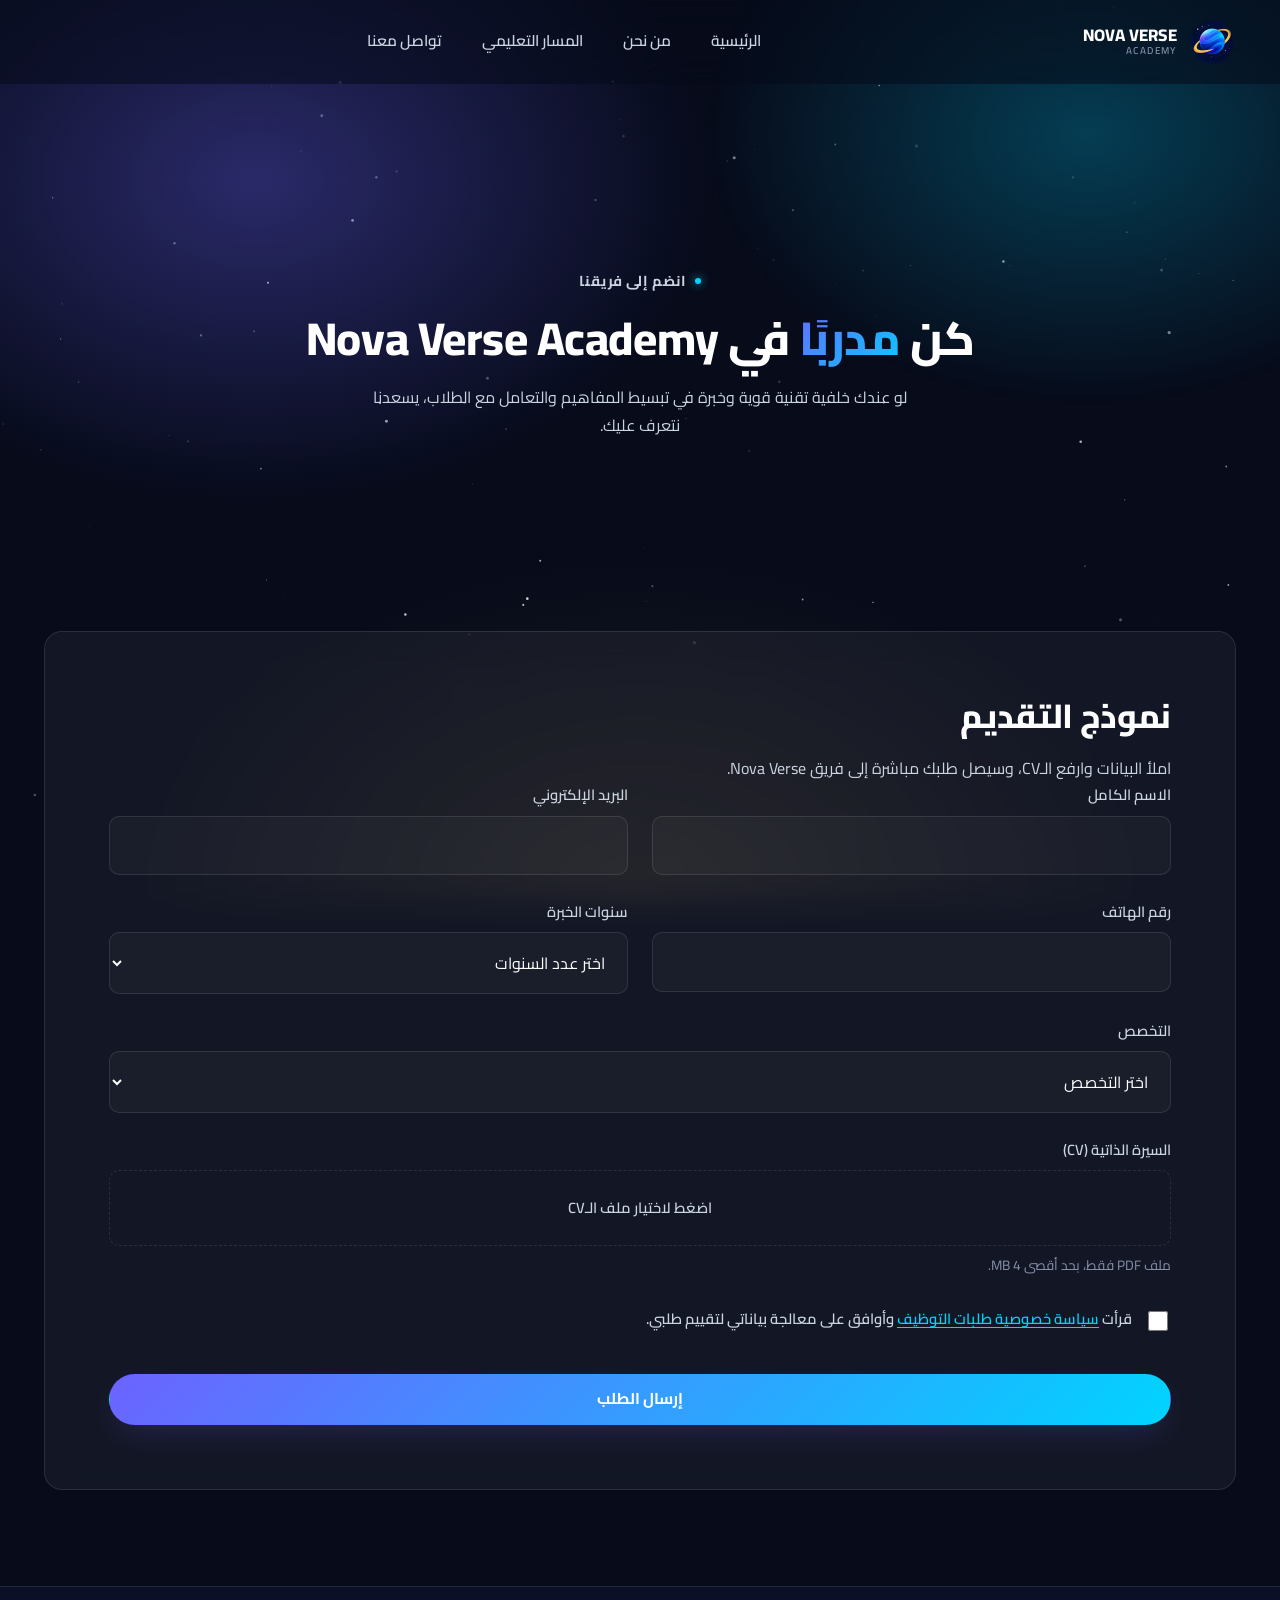
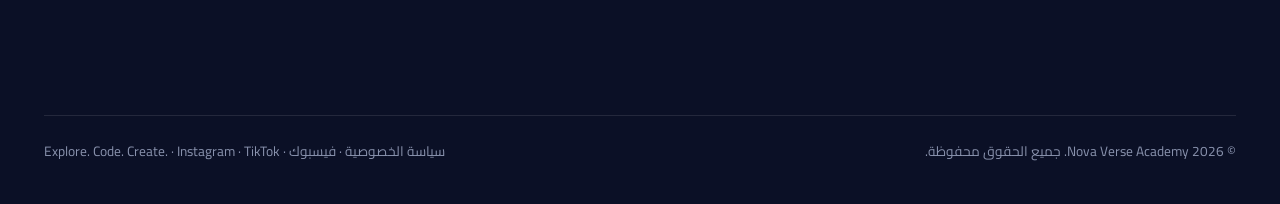
<file: become-instructor.html>
<!doctype html>
<html lang="ar" dir="rtl">
  <head>
    <meta charset="UTF-8">
    <!-- Google tag (gtag.js) -->
    <script async src="https://www.googletagmanager.com/gtag/js?id=G-5CK8XPB7XG"></script>
    <script>
      window.dataLayer = window.dataLayer || [];
      function gtag(){dataLayer.push(arguments);}
      gtag("js", new Date());
      gtag("config", "G-5CK8XPB7XG", {
        allow_google_signals: false,
        allow_ad_personalization_signals: false
      });
    </script>
    <meta name="viewport" content="width=device-width,initial-scale=1.0">
    <meta name="robots" content="noindex, nofollow, nosnippet">
    <title>انضم كمدرب | Nova Verse Academy</title>
    <link rel="icon" type="image/png" sizes="96x96" href="/assets/images/favicon-96.png">

    <link rel="preload" href="/assets/fonts/cairo-arabic-748022f50c42.woff2" as="font" type="font/woff2" crossorigin>
    <link rel="stylesheet" href="/css/site.css?v=b83d5de13cfd">
  </head>
  <body>
    <a href="#main-content" class="skip-link">تخطي إلى المحتوى</a>
    <canvas class="starfield" aria-hidden="true"></canvas>
    <div class="nebula-backdrop" aria-hidden="true"></div>
    <header class="site-header">
      <div class="container nav-wrap">
        <a href="index.html" class="logo"
          ><img
            src="assets/images/logo-primary.webp"
            alt=""
            class="logo__mark" width="48" height="48"><span class="logo__text">NOVA VERSE<span>ACADEMY</span></span></a
        >
        <nav class="nav-links" id="nav-links">
          <a href="index.html">الرئيسية</a><a href="about.html">من نحن</a
          ><a href="index.html#courses">المسار التعليمي</a
          ><a href="contact.html">تواصل معنا</a>
        </nav>
        <div class="nav-actions">
          <button
            class="nav-toggle"
            aria-label="فتح القائمة"
            aria-expanded="false"
            aria-controls="nav-links"
          >
            <span></span>
          </button>
        </div>
      </div>
    </header>
    <main id="main-content">
      <section class="page-hero container">
        <p class="eyebrow">انضم إلى فريقنا</p>
        <h1>
          كن <span class="text-gradient">مدربًا</span> في Nova Verse Academy
        </h1>
        <p>
          لو عندك خلفية تقنية قوية وخبرة في تبسيط المفاهيم والتعامل مع الطلاب،
          يسعدنا نتعرف عليك.
        </p>
      </section>
      <section class="section">
        <div class="container section-inner">
          <div class="card instructor-form reveal" id="application-form">
            <h2 class="section-title">نموذج التقديم</h2>
            <p class="section-desc">
              املأ البيانات وارفع الـCV، وسيصل طلبك مباشرة إلى فريق Nova Verse.
            </p>
            <p class="form-status" data-application-status role="status" hidden></p>
            <form action="/api/instructor-application" method="POST" enctype="multipart/form-data">
              <input
                type="text"
                name="_honey"
                tabindex="-1"
                autocomplete="off"
                style="display: none">
              <div class="form-grid">
                <div class="form-field">
                  <label for="full-name">الاسم الكامل</label
                  ><input
                    type="text"
                    id="full-name"
                    name="Full Name"
                    required
                    maxlength="120"
                    autocomplete="name">
                </div>
                <div class="form-field">
                  <label for="email">البريد الإلكتروني</label
                  ><input
                    type="email"
                    id="email"
                    name="Email"
                    required
                    maxlength="254"
                    autocomplete="email">
                </div>
                <div class="form-field">
                  <label for="phone">رقم الهاتف</label
                  ><input
                    type="tel"
                    id="phone"
                    name="Phone"
                    required
                    maxlength="30"
                    autocomplete="tel">
                </div>
                <div class="form-field">
                  <label for="experience">سنوات الخبرة</label
                  ><select id="experience" name="Years of Experience" required>
                    <option value="" disabled selected>اختر عدد السنوات</option>
                    <option>أقل من سنة</option>
                    <option>1 - 3 سنوات</option>
                    <option>3 - 5 سنوات</option>
                    <option>أكثر من 5 سنوات</option>
                  </select>
                </div>
                <div class="form-field full">
                  <label for="specialization">التخصص</label
                  ><select id="specialization" name="Specialization" required>
                    <option value="" disabled selected>اختر التخصص</option>
                    <option>Scratch / Block Coding</option>
                    <option>Python</option>
                    <option>Web Development</option>
                    <option>Artificial Intelligence</option>
                    <option>أخرى</option>
                  </select>
                </div>
                <div class="form-field full">
                  <label for="cv-upload">السيرة الذاتية (CV)</label
                  ><label class="file-upload" for="cv-upload"
                    ><input
                      type="file"
                      id="cv-upload"
                      name="attachment"
                      accept="application/pdf,.pdf"
                      required><span data-file-label>اضغط لاختيار ملف الـCV</span></label
                  ><small class="form-note">ملف PDF فقط، بحد أقصى 4 MB.</small>
                </div>
                <div class="form-field full consent-field">
                  <label class="consent-label" for="privacy-consent">
                    <input
                      type="checkbox"
                      id="privacy-consent"
                      name="privacy_consent"
                      value="accepted"
                      required>
                    <span>
                      قرأت <a href="/privacy.html#recruitment-data" target="_blank" rel="noopener noreferrer">سياسة خصوصية طلبات التوظيف</a>
                      وأوافق على معالجة بياناتي لتقييم طلبي.
                    </span>
                  </label>
                </div>
              </div>
              <button
                type="submit"
                class="btn btn-primary btn-block"
                style="margin-top: var(--space-lg)"
              >
                إرسال الطلب
              </button>
            </form>
          </div>
        </div>
      </section>
    </main>
    <footer class="site-footer">
      <div class="container">
        <div class="footer-bottom">
          <p>© 2026 Nova Verse Academy. جميع الحقوق محفوظة.</p>
          <p><a href="/privacy.html">سياسة الخصوصية</a> · <a href="https://www.facebook.com/NovaVerseAcademy" data-social="facebook" data-analytics-location="footer" target="_blank" rel="noopener noreferrer">فيسبوك</a> · <a href="https://www.instagram.com/novaverseacademy/" data-social="instagram" data-analytics-location="footer" target="_blank" rel="noopener noreferrer">Instagram</a> · <a href="https://www.tiktok.com/@novaverseacademy" data-social="tiktok" data-analytics-location="footer" target="_blank" rel="noopener noreferrer">TikTok</a> · <span dir="ltr">Explore. Code. Create.</span></p>
        </div>
      </div>
    </footer>
    <script src="js/main.js?v=whatsapp-20261102"></script>
  </body>
</html>
</file>
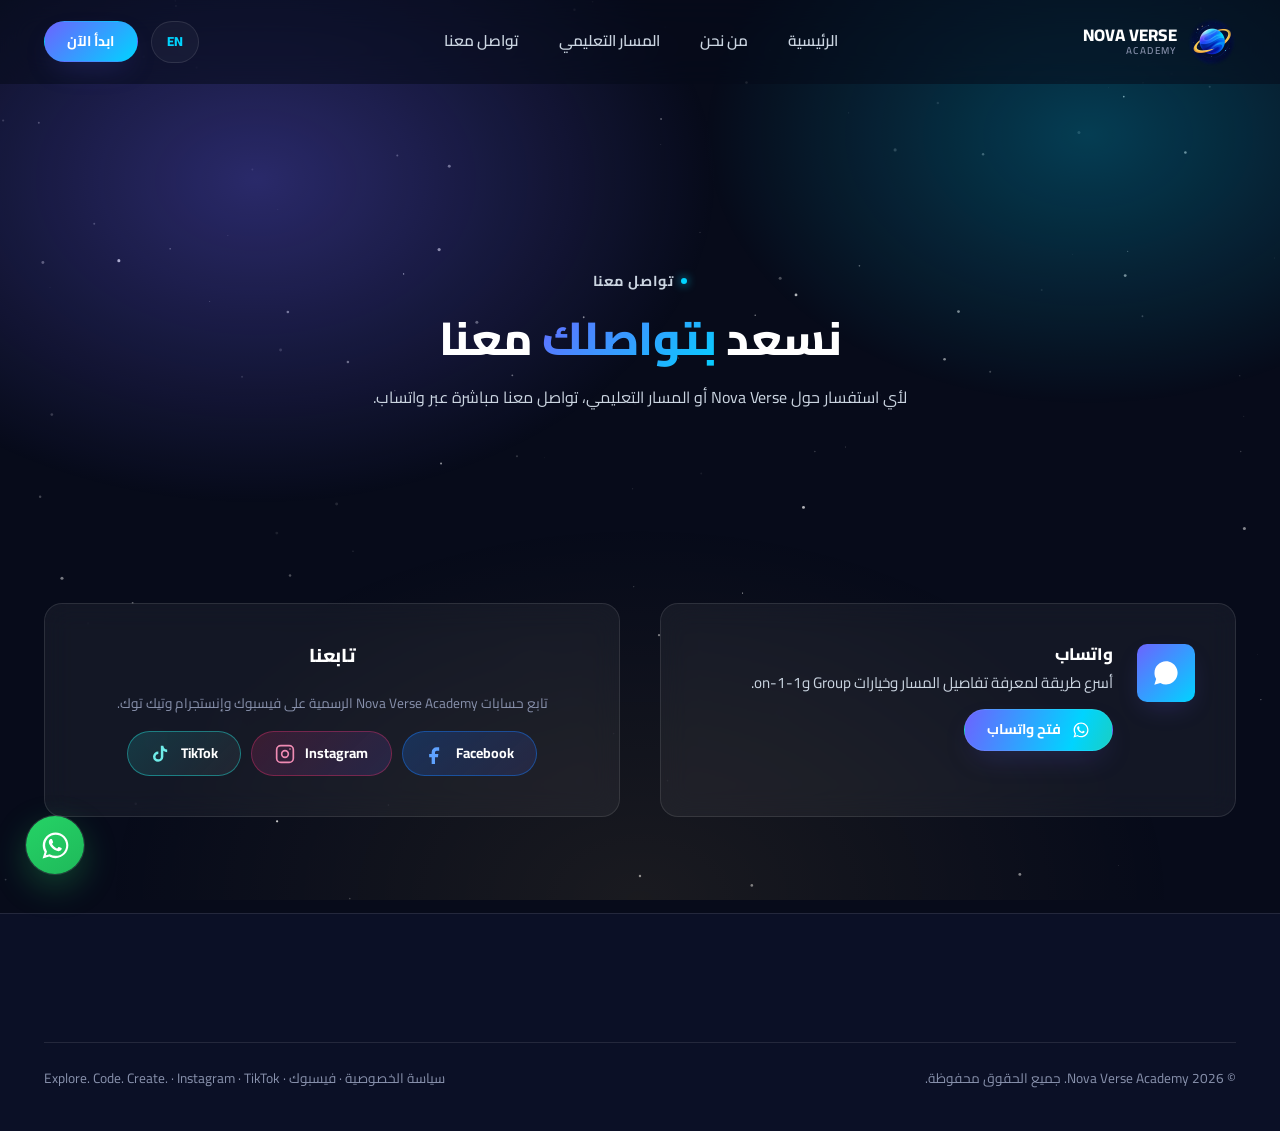
<file: contact.html>
<!doctype html>
<html lang="ar" dir="rtl">
  <head>
    <meta charset="UTF-8">
    <!-- Google tag (gtag.js) -->
    <script async src="https://www.googletagmanager.com/gtag/js?id=G-5CK8XPB7XG"></script>
    <script>
      window.dataLayer = window.dataLayer || [];
      function gtag(){dataLayer.push(arguments);}
      gtag("js", new Date());
      gtag("config", "G-5CK8XPB7XG", {
        allow_google_signals: false,
        allow_ad_personalization_signals: false
      });
    </script>
    <meta name="viewport" content="width=device-width,initial-scale=1.0">
    <title>تواصل معنا لتفاصيل حصص البرمجة للأطفال | Nova Verse Academy</title>
    <meta name="description" content="تواصل مع Nova Verse Academy عبر واتساب لمعرفة تفاصيل تعليم البرمجة للأطفال أونلاين، ومسار Scratch وPython والويب والذكاء الاصطناعي، وخيارات الحصص.">
    <meta name="theme-color" content="#070B1A">
    <link rel="canonical" href="https://www.novaverseacademy.com/contact.html">
    <link rel="alternate" hreflang="ar" href="https://www.novaverseacademy.com/contact.html">
    <link rel="alternate" hreflang="en" href="https://www.novaverseacademy.com/en/contact.html">
    <link rel="alternate" hreflang="x-default" href="https://www.novaverseacademy.com/contact.html">
    <meta name="robots" content="index, follow, max-image-preview:large">
    <meta name="twitter:card" content="summary_large_image">
    <meta name="twitter:title" content="تواصل معنا لتفاصيل حصص البرمجة للأطفال | Nova Verse Academy">
    <meta name="twitter:description" content="تواصل مع Nova Verse Academy عبر واتساب لمعرفة تفاصيل تعليم البرمجة للأطفال أونلاين، ومسار Scratch وPython والويب والذكاء الاصطناعي، وخيارات الحصص.">
    <meta name="twitter:image" content="https://www.novaverseacademy.com/assets/images/social-preview-v2.png">
    <meta name="twitter:image:alt" content="Nova Verse Academy - Explore. Code. Create.">
    <meta property="og:type" content="website">
    <meta property="og:site_name" content="Nova Verse Academy">
    <meta property="og:title" content="تواصل معنا لتفاصيل حصص البرمجة للأطفال | Nova Verse Academy">
    <meta property="og:description" content="تواصل مع Nova Verse Academy عبر واتساب لمعرفة تفاصيل تعليم البرمجة للأطفال أونلاين، ومسار Scratch وPython والويب والذكاء الاصطناعي، وخيارات الحصص.">
    <meta property="og:url" content="https://www.novaverseacademy.com/contact.html">
    <meta property="og:locale" content="ar_EG">
    <meta property="og:locale:alternate" content="en_US">
    <meta property="og:image" content="https://www.novaverseacademy.com/assets/images/social-preview-v2.png">
    <meta property="og:image:secure_url" content="https://www.novaverseacademy.com/assets/images/social-preview-v2.png">
    <meta property="og:image:type" content="image/png">
    <meta property="og:image:width" content="1200">
    <meta property="og:image:height" content="630">
    <meta property="og:image:alt" content="Nova Verse Academy - Explore. Code. Create.">
    <link rel="icon" type="image/png" sizes="96x96" href="/assets/images/favicon-96.png">
    <link rel="apple-touch-icon" sizes="180x180" href="/assets/images/apple-touch-icon.png">
    <script type="application/ld+json">
{
  "@context": "https://schema.org",
  "@graph": [
    {
      "@type": "EducationalOrganization",
      "@id": "https://www.novaverseacademy.com/#organization",
      "name": "Nova Verse Academy",
      "url": "https://www.novaverseacademy.com/",
      "description": "Online coding classes for kids with Scratch, Python, web development and AI. Live, recorded Google Meet lessons in small groups or 1-on-1 at Nova Verse Academy.",
      "logo": {
        "@type": "ImageObject",
        "url": "https://www.novaverseacademy.com/assets/images/logo-512.png",
        "width": 512,
        "height": 512
      },
      "contactPoint": {
        "@type": "ContactPoint",
        "contactType": "customer support",
        "url": "https://wa.me/201096674674",
        "availableLanguage": [
          "Arabic",
          "English"
        ]
      },
      "sameAs": [
        "https://www.facebook.com/NovaVerseAcademy",
        "https://www.instagram.com/novaverseacademy/",
        "https://www.tiktok.com/@novaverseacademy"
      ]
    },
    {
      "@type": "WebSite",
      "@id": "https://www.novaverseacademy.com/#website",
      "url": "https://www.novaverseacademy.com/",
      "name": "Nova Verse Academy",
      "alternateName": "Nova Verse",
      "publisher": {
        "@id": "https://www.novaverseacademy.com/#organization"
      },
      "inLanguage": [
        "ar",
        "en"
      ]
    },
    {
      "@type": "ContactPage",
      "@id": "https://www.novaverseacademy.com/contact.html#webpage",
      "url": "https://www.novaverseacademy.com/contact.html",
      "name": "تواصل معنا لتفاصيل حصص البرمجة للأطفال | Nova Verse Academy",
      "description": "تواصل مع Nova Verse Academy عبر واتساب لمعرفة تفاصيل تعليم البرمجة للأطفال أونلاين، ومسار Scratch وPython والويب والذكاء الاصطناعي، وخيارات الحصص.",
      "inLanguage": "ar",
      "isPartOf": {
        "@id": "https://www.novaverseacademy.com/#website"
      },
      "about": {
        "@id": "https://www.novaverseacademy.com/#organization"
      },
      "publisher": {
        "@id": "https://www.novaverseacademy.com/#organization"
      },
      "breadcrumb": {
        "@id": "https://www.novaverseacademy.com/contact.html#breadcrumb"
      }
    },
    {
      "@type": "BreadcrumbList",
      "@id": "https://www.novaverseacademy.com/contact.html#breadcrumb",
      "itemListElement": [
        {
          "@type": "ListItem",
          "position": 1,
          "name": "الرئيسية",
          "item": "https://www.novaverseacademy.com/"
        },
        {
          "@type": "ListItem",
          "position": 2,
          "name": "تواصل معنا",
          "item": "https://www.novaverseacademy.com/contact.html"
        }
      ]
    }
  ]
}
    </script>

    <link rel="preload" href="/assets/fonts/cairo-arabic-748022f50c42.woff2" as="font" type="font/woff2" crossorigin>
    <link rel="stylesheet" href="/css/site.css?v=b83d5de13cfd">
  </head>
  <body>
    <a href="#main-content" class="skip-link">تخطي إلى المحتوى</a
    ><canvas class="starfield" aria-hidden="true"></canvas>
    <div class="nebula-backdrop" aria-hidden="true"></div>
    <header class="site-header">
      <div class="container nav-wrap">
        <a href="/" class="logo"
          ><img
            src="assets/images/logo-primary.webp"
            alt=""
            class="logo__mark"
            width="48"
            height="48"><span class="logo__text">NOVA VERSE<span>ACADEMY</span></span></a
        >
        <nav class="nav-links" id="nav-links">
          <a href="/">الرئيسية</a><a href="/about.html">من نحن</a
          ><a href="/#courses">المسار التعليمي</a
          ><a href="/contact.html">تواصل معنا</a>
        </nav>
        <div class="nav-actions">
          <a href="/en/contact.html" class="language-switch" lang="en">EN</a
          ><a
            href="#contact-options"
            class="btn btn-primary btn-sm header-start-btn"
            >ابدأ الآن</a
          ><button
            class="nav-toggle"
            aria-label="فتح القائمة"
            aria-expanded="false"
            aria-controls="nav-links"
          >
            <span></span>
          </button>
        </div>
      </div>
    </header>
    <main id="main-content">
      <section class="page-hero container">
        <p class="eyebrow">تواصل معنا</p>
        <h1>نسعد <span class="text-gradient">بتواصلك</span> معنا</h1>
        <p>
          لأي استفسار حول Nova Verse أو المسار التعليمي، تواصل معنا مباشرة عبر
          واتساب.
        </p>
      </section>
      <div class="section" id="contact-options">
        <div class="container section-inner">
          <div class="contact-grid reveal-stagger">
            <article class="card contact-card">
              <div class="icon-badge">
                <svg
                  width="28"
                  height="28"
                  viewBox="0 0 24 24"
                  fill="currentColor"
                >
                  <path
                    d="M12.04 2C6.58 2 2.13 6.45 2.13 11.91c0 1.87.5 3.62 1.44 5.13L2 22l5.13-1.51a9.87 9.87 0 0 0 4.9 1.31h.01c5.46 0 9.91-4.45 9.91-9.91 0-5.46-4.45-9.9-9.91-9.9Z"
                  />
                </svg>
              </div>
              <div>
                <h2>واتساب</h2>
                <p>أسرع طريقة لمعرفة تفاصيل المسار وخيارات Group و1-on-1.</p>
                <a
                  href="https://wa.me/201096674674?text=%D9%85%D8%B1%D8%AD%D8%A8%D9%8B%D8%A7%D8%8C%20%D9%84%D8%AF%D9%8A%20%D8%A7%D8%B3%D8%AA%D9%81%D8%B3%D8%A7%D8%B1%20%D8%B9%D9%86%20Nova%20Verse%20Academy."
                  data-whatsapp
                  data-analytics-location="contact_card"
                  data-analytics-interest="general"
                  data-whatsapp-message="مرحبًا، لدي استفسار عن Nova Verse Academy."
                  class="btn btn-whatsapp btn-sm"
                  style="margin-top: 0.75rem"
                   target="_blank" rel="noopener noreferrer">فتح واتساب</a
                >
              </div>
            </article>
            <article class="card contact-social">
              <h2>تابعنا</h2>
              <p class="form-note">
                تابع حسابات Nova Verse Academy الرسمية على فيسبوك وإنستجرام وتيك توك.
              </p>
              <div
                class="social-list official-social-list"
              >
                <a
                  href="https://www.facebook.com/NovaVerseAcademy"
                  class="btn btn-secondary btn-sm facebook-profile-link"
                  data-social="facebook"
                  data-analytics-location="contact_social"
                  target="_blank"
                  rel="noopener noreferrer"
                  aria-label="تابع Nova Verse Academy على فيسبوك"
                >
                  <svg viewBox="0 0 24 24" fill="currentColor" aria-hidden="true">
                    <path d="M14 8h3V4h-3a6 6 0 0 0-6 6v2H5v4h3v8h4v-8h3.5l.5-4h-4v-2a2 2 0 0 1 2-2Z"/>
                  </svg>
                  Facebook
                </a>
                <a href="https://www.instagram.com/novaverseacademy/" class="btn btn-secondary btn-sm social-profile-link instagram-profile-link" data-social="instagram" data-analytics-location="contact_social" target="_blank" rel="noopener noreferrer" aria-label="تابع Nova Verse Academy على إنستجرام">
                  <svg viewBox="0 0 24 24" fill="none" stroke="currentColor" stroke-width="2" aria-hidden="true"><rect x="2" y="2" width="20" height="20" rx="5"/><circle cx="12" cy="12" r="4"/><circle cx="18" cy="6" r="1" fill="currentColor" stroke="none"/></svg>
                  Instagram
                </a>
                <a href="https://www.tiktok.com/@novaverseacademy" class="btn btn-secondary btn-sm social-profile-link tiktok-profile-link" data-social="tiktok" data-analytics-location="contact_social" target="_blank" rel="noopener noreferrer" aria-label="تابع Nova Verse Academy على تيك توك">
                  <svg viewBox="0 0 24 24" fill="currentColor" aria-hidden="true"><path d="M16 2h-3v13.2a3.2 3.2 0 1 1-3-3.2V9a6.2 6.2 0 1 0 6 6.2V8.1c1.3 1 2.9 1.6 4.6 1.7V6.7A5.4 5.4 0 0 1 16 2Z"/></svg>
                  TikTok
                </a>
              </div>
            </article>
          </div>
        </div>
      </div>
    </main>
    <footer class="site-footer">
      <div class="container">
        <div class="footer-bottom">
          <p>© 2026 Nova Verse Academy. جميع الحقوق محفوظة.</p>
          <p><a href="/privacy.html">سياسة الخصوصية</a> · <a href="https://www.facebook.com/NovaVerseAcademy" data-social="facebook" data-analytics-location="footer" target="_blank" rel="noopener noreferrer">فيسبوك</a> · <a href="https://www.instagram.com/novaverseacademy/" data-social="instagram" data-analytics-location="footer" target="_blank" rel="noopener noreferrer">Instagram</a> · <a href="https://www.tiktok.com/@novaverseacademy" data-social="tiktok" data-analytics-location="footer" target="_blank" rel="noopener noreferrer">TikTok</a> · <span dir="ltr">Explore. Code. Create.</span></p>
        </div>
      </div>
    </footer>
    <a
      href="https://wa.me/201096674674?text=%D9%85%D8%B1%D8%AD%D8%A8%D9%8B%D8%A7%D8%8C%20%D8%A3%D8%B1%D8%BA%D8%A8%20%D9%81%D9%8A%20%D9%85%D8%B9%D8%B1%D9%81%D8%A9%20%D8%AA%D9%81%D8%A7%D8%B5%D9%8A%D9%84%20%D9%85%D8%B3%D8%A7%D8%B1%20Nova%20Verse%20Academy%20%D9%88%D8%AE%D9%8A%D8%A7%D8%B1%D8%A7%D8%AA%20%D8%A7%D9%84%D8%A7%D8%B4%D8%AA%D8%B1%D8%A7%D9%83."
      data-whatsapp
      data-analytics-location="floating_button"
      data-analytics-interest="general"
      class="whatsapp-float"
      aria-label="تواصل عبر واتساب"
       target="_blank" rel="noopener noreferrer"><svg viewBox="0 0 24 24" fill="currentColor">
        <path
          d="M12.04 2C6.58 2 2.13 6.45 2.13 11.91c0 1.87.5 3.62 1.44 5.13L2 22l5.13-1.51a9.87 9.87 0 0 0 4.9 1.31h.01c5.46 0 9.91-4.45 9.91-9.91C21.95 6.44 17.5 2 12.04 2Z"
        /></svg
    ></a>
    <script src="js/main.js?v=whatsapp-20261102"></script>
  </body>
</html>
</file>
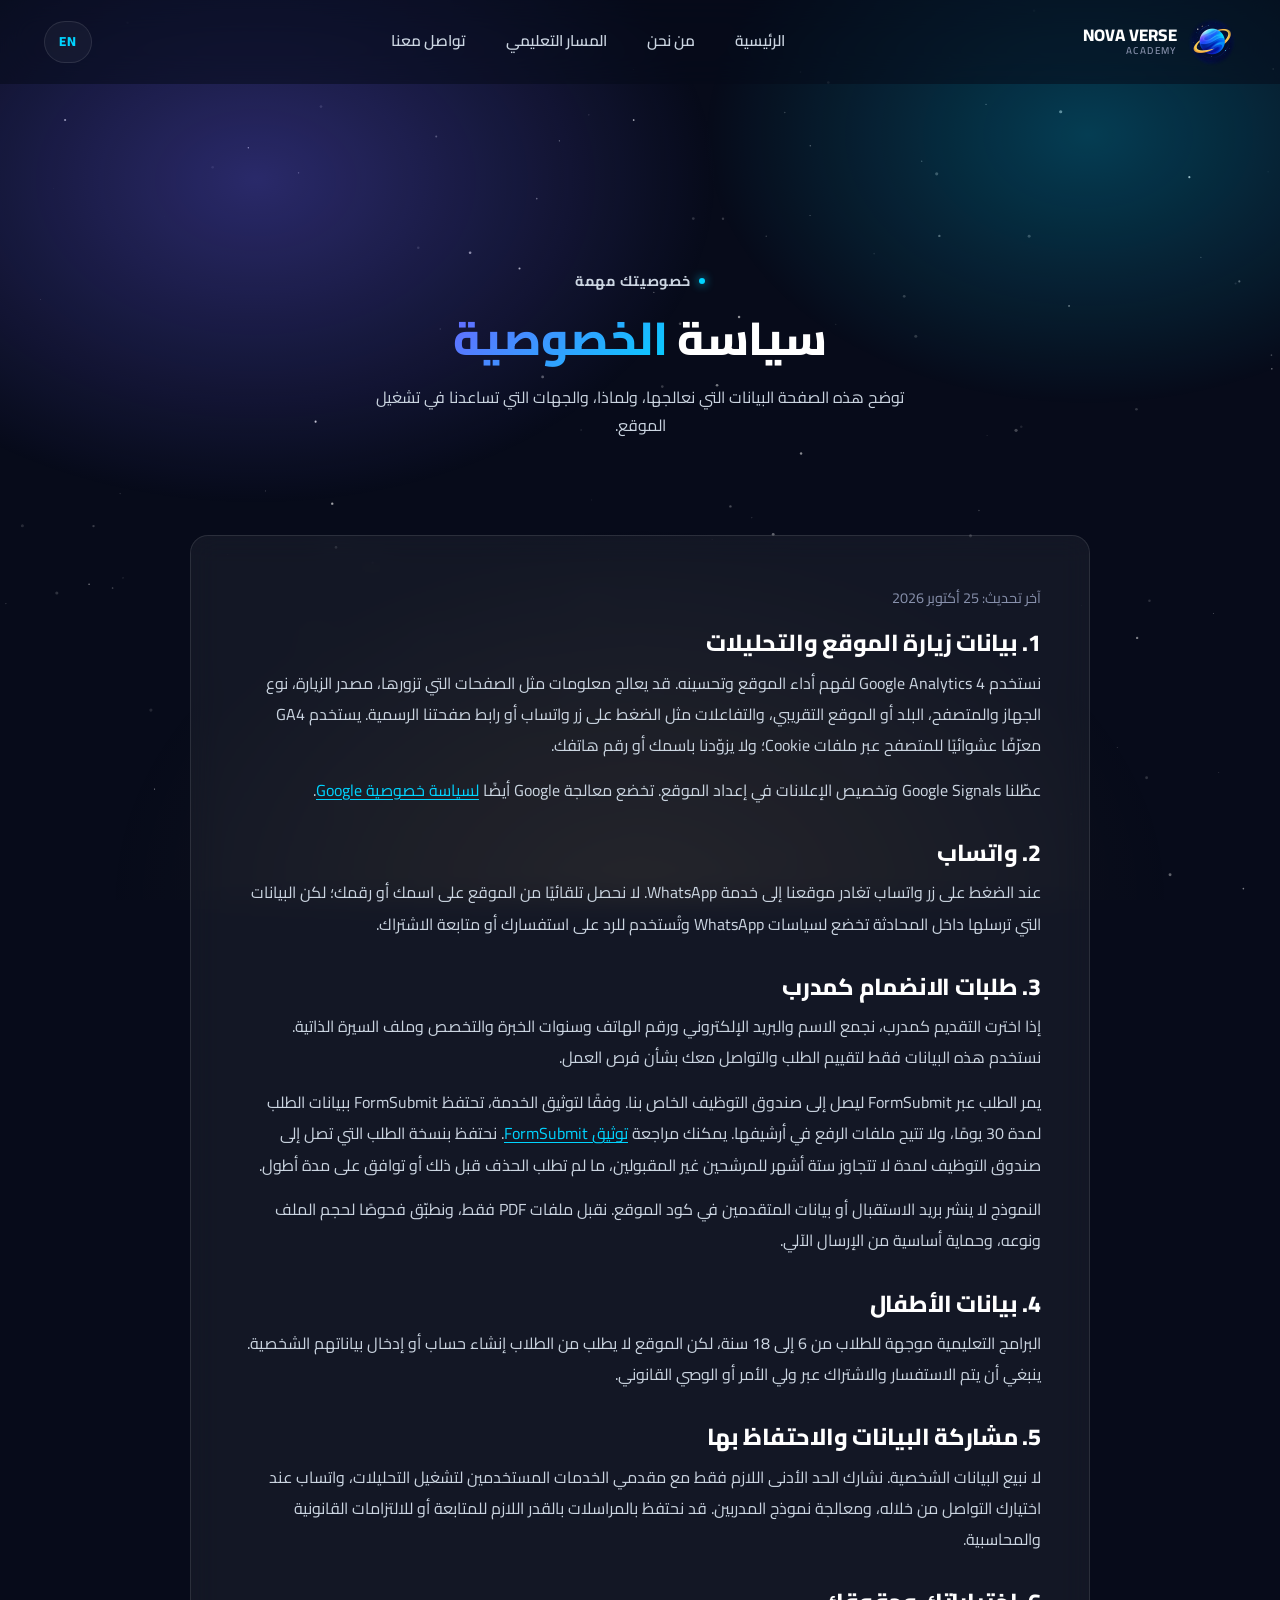
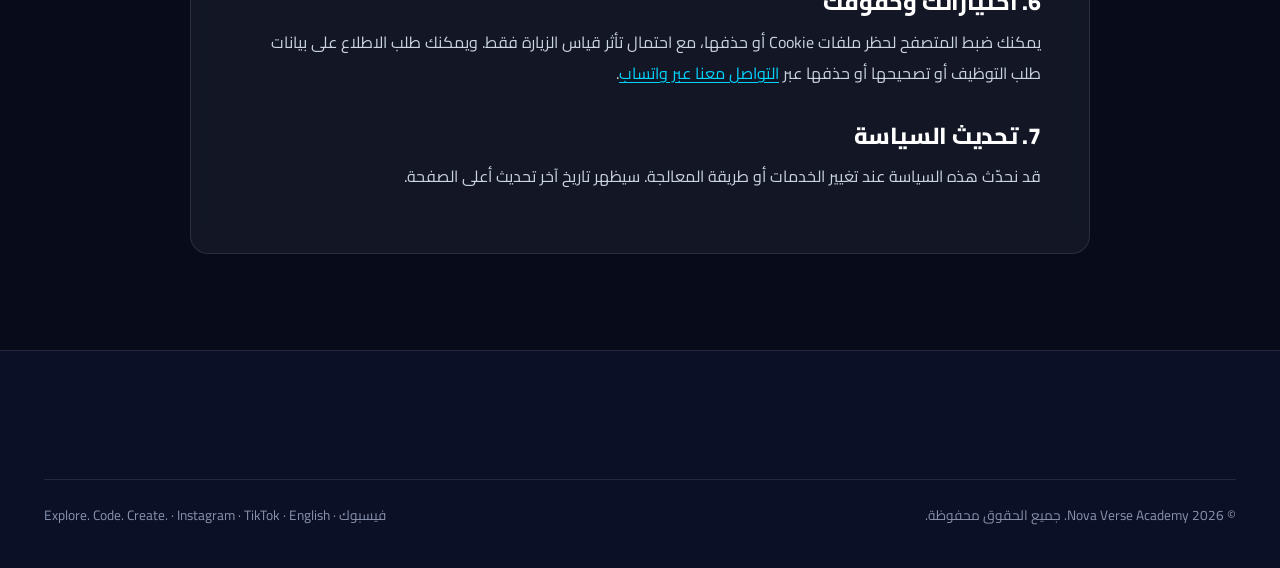
<file: privacy.html>
<!doctype html>
<html lang="ar" dir="rtl">
  <head>
    <meta charset="UTF-8">
    <!-- Google tag (gtag.js) -->
    <script async src="https://www.googletagmanager.com/gtag/js?id=G-5CK8XPB7XG"></script>
    <script>
      window.dataLayer = window.dataLayer || [];
      function gtag(){dataLayer.push(arguments);}
      gtag("js", new Date());
      gtag("config", "G-5CK8XPB7XG", {
        allow_google_signals: false,
        allow_ad_personalization_signals: false
      });
    </script>
    <meta name="viewport" content="width=device-width,initial-scale=1.0">
    <title>سياسة الخصوصية | Nova Verse Academy</title>
    <meta name="description" content="تعرّف على طريقة تعامل Nova Verse Academy مع بيانات زوار الموقع وطلبات المدربين، وخدمات التحليلات وواتساب.">
    <meta name="theme-color" content="#070B1A">
    <link rel="canonical" href="https://www.novaverseacademy.com/privacy.html">
    <link rel="alternate" hreflang="ar" href="https://www.novaverseacademy.com/privacy.html">
    <link rel="alternate" hreflang="en" href="https://www.novaverseacademy.com/en/privacy.html">
    <link rel="alternate" hreflang="x-default" href="https://www.novaverseacademy.com/privacy.html">
    <meta name="robots" content="index, follow, max-image-preview:large">
    <meta name="twitter:card" content="summary_large_image">
    <meta name="twitter:title" content="سياسة الخصوصية | Nova Verse Academy">
    <meta name="twitter:description" content="طريقة تعامل Nova Verse Academy مع بيانات زوار الموقع وطلبات المدربين.">
    <meta name="twitter:image" content="https://www.novaverseacademy.com/assets/images/social-preview-v2.png">
    <meta name="twitter:image:alt" content="Nova Verse Academy - Explore. Code. Create.">
    <meta property="og:type" content="website">
    <meta property="og:site_name" content="Nova Verse Academy">
    <meta property="og:title" content="سياسة الخصوصية | Nova Verse Academy">
    <meta property="og:description" content="طريقة تعامل Nova Verse Academy مع بيانات زوار الموقع وطلبات المدربين.">
    <meta property="og:url" content="https://www.novaverseacademy.com/privacy.html">
    <meta property="og:locale" content="ar_EG">
    <meta property="og:locale:alternate" content="en_US">
    <meta property="og:image" content="https://www.novaverseacademy.com/assets/images/social-preview-v2.png">
    <meta property="og:image:secure_url" content="https://www.novaverseacademy.com/assets/images/social-preview-v2.png">
    <meta property="og:image:type" content="image/png">
    <meta property="og:image:width" content="1200">
    <meta property="og:image:height" content="630">
    <meta property="og:image:alt" content="Nova Verse Academy - Explore. Code. Create.">
    <link rel="icon" type="image/png" sizes="96x96" href="/assets/images/favicon-96.png">
    <link rel="apple-touch-icon" sizes="180x180" href="/assets/images/apple-touch-icon.png">
    <script type="application/ld+json">
{
  "@context": "https://schema.org",
  "@graph": [
    {
      "@type": "EducationalOrganization",
      "@id": "https://www.novaverseacademy.com/#organization",
      "name": "Nova Verse Academy",
      "url": "https://www.novaverseacademy.com/",
      "description": "Online coding classes for students ages 6 to 18 with Scratch, Python, web development and AI.",
      "logo": {
        "@type": "ImageObject",
        "url": "https://www.novaverseacademy.com/assets/images/logo-512.png",
        "width": 512,
        "height": 512
      },
      "contactPoint": {
        "@type": "ContactPoint",
        "contactType": "customer support",
        "url": "https://wa.me/201096674674",
        "availableLanguage": ["Arabic", "English"]
      },
      "sameAs": [
        "https://www.facebook.com/NovaVerseAcademy",
        "https://www.instagram.com/novaverseacademy/",
        "https://www.tiktok.com/@novaverseacademy"
      ]
    },
    {
      "@type": "WebPage",
      "@id": "https://www.novaverseacademy.com/privacy.html#webpage",
      "url": "https://www.novaverseacademy.com/privacy.html",
      "name": "سياسة الخصوصية | Nova Verse Academy",
      "description": "طريقة تعامل Nova Verse Academy مع بيانات زوار الموقع وطلبات المدربين.",
      "inLanguage": "ar",
      "about": {"@id": "https://www.novaverseacademy.com/#organization"},
      "publisher": {"@id": "https://www.novaverseacademy.com/#organization"}
    }
  ]
}
    </script>

    <link rel="preload" href="/assets/fonts/cairo-arabic-748022f50c42.woff2" as="font" type="font/woff2" crossorigin>
    <link rel="stylesheet" href="/css/site.css?v=b83d5de13cfd">
  </head>
  <body>
    <a href="#main-content" class="skip-link">تخطي إلى المحتوى</a>
    <canvas class="starfield" aria-hidden="true"></canvas>
    <div class="nebula-backdrop" aria-hidden="true"></div>
    <header class="site-header">
      <div class="container nav-wrap">
        <a href="/" class="logo"><img src="/assets/images/logo-primary.webp" alt="" class="logo__mark" width="48" height="48"><span class="logo__text">NOVA VERSE<span>ACADEMY</span></span></a>
        <nav class="nav-links" id="nav-links">
          <a href="/">الرئيسية</a><a href="/about.html">من نحن</a><a href="/#courses">المسار التعليمي</a><a href="/contact.html">تواصل معنا</a>
        </nav>
        <div class="nav-actions">
          <a href="/en/privacy.html" class="language-switch" lang="en" dir="ltr">EN</a>
          <button class="nav-toggle" aria-label="فتح القائمة" aria-expanded="false" aria-controls="nav-links"><span></span></button>
        </div>
      </div>
    </header>
    <main id="main-content">
      <section class="page-hero container">
        <p class="eyebrow">خصوصيتك مهمة</p>
        <h1>سياسة <span class="text-gradient">الخصوصية</span></h1>
        <p>توضح هذه الصفحة البيانات التي نعالجها، ولماذا، والجهات التي تساعدنا في تشغيل الموقع.</p>
      </section>
      <section class="section legal-section">
        <article class="container legal-content card">
          <p class="legal-updated">آخر تحديث: 25 أكتوبر 2026</p>

          <h2>1. بيانات زيارة الموقع والتحليلات</h2>
          <p>نستخدم Google Analytics 4 لفهم أداء الموقع وتحسينه. قد يعالج معلومات مثل الصفحات التي تزورها، مصدر الزيارة، نوع الجهاز والمتصفح، البلد أو الموقع التقريبي، والتفاعلات مثل الضغط على زر واتساب أو رابط صفحتنا الرسمية. يستخدم GA4 معرّفًا عشوائيًا للمتصفح عبر ملفات Cookie؛ ولا يزوّدنا باسمك أو رقم هاتفك.</p>
          <p>عطّلنا Google Signals وتخصيص الإعلانات في إعداد الموقع. تخضع معالجة Google أيضًا <a href="https://policies.google.com/privacy" target="_blank" rel="noopener noreferrer">لسياسة خصوصية Google</a>.</p>

          <h2>2. واتساب</h2>
          <p>عند الضغط على زر واتساب تغادر موقعنا إلى خدمة WhatsApp. لا نحصل تلقائيًا من الموقع على اسمك أو رقمك؛ لكن البيانات التي ترسلها داخل المحادثة تخضع لسياسات WhatsApp وتُستخدم للرد على استفسارك أو متابعة الاشتراك.</p>

          <h2 id="recruitment-data">3. طلبات الانضمام كمدرب</h2>
          <p>إذا اخترت التقديم كمدرب، نجمع الاسم والبريد الإلكتروني ورقم الهاتف وسنوات الخبرة والتخصص وملف السيرة الذاتية. نستخدم هذه البيانات فقط لتقييم الطلب والتواصل معك بشأن فرص العمل.</p>
          <p>يمر الطلب عبر FormSubmit ليصل إلى صندوق التوظيف الخاص بنا. وفقًا لتوثيق الخدمة، تحتفظ FormSubmit ببيانات الطلب لمدة 30 يومًا، ولا تتيح ملفات الرفع في أرشيفها. يمكنك مراجعة <a href="https://formsubmit.co/documentation" target="_blank" rel="noopener noreferrer">توثيق FormSubmit</a>. نحتفظ بنسخة الطلب التي تصل إلى صندوق التوظيف لمدة لا تتجاوز ستة أشهر للمرشحين غير المقبولين، ما لم تطلب الحذف قبل ذلك أو توافق على مدة أطول.</p>
          <p>النموذج لا ينشر بريد الاستقبال أو بيانات المتقدمين في كود الموقع. نقبل ملفات PDF فقط، ونطبّق فحوصًا لحجم الملف ونوعه، وحماية أساسية من الإرسال الآلي.</p>

          <h2>4. بيانات الأطفال</h2>
          <p>البرامج التعليمية موجهة للطلاب من 6 إلى 18 سنة، لكن الموقع لا يطلب من الطلاب إنشاء حساب أو إدخال بياناتهم الشخصية. ينبغي أن يتم الاستفسار والاشتراك عبر ولي الأمر أو الوصي القانوني.</p>

          <h2>5. مشاركة البيانات والاحتفاظ بها</h2>
          <p>لا نبيع البيانات الشخصية. نشارك الحد الأدنى اللازم فقط مع مقدمي الخدمات المستخدمين لتشغيل التحليلات، واتساب عند اختيارك التواصل من خلاله، ومعالجة نموذج المدربين. قد نحتفظ بالمراسلات بالقدر اللازم للمتابعة أو للالتزامات القانونية والمحاسبية.</p>

          <h2>6. اختياراتك وحقوقك</h2>
          <p>يمكنك ضبط المتصفح لحظر ملفات Cookie أو حذفها، مع احتمال تأثر قياس الزيارة فقط. ويمكنك طلب الاطلاع على بيانات طلب التوظيف أو تصحيحها أو حذفها عبر <a href="https://wa.me/201096674674?text=%D9%85%D8%B1%D8%AD%D8%A8%D9%8B%D8%A7%D8%8C%20%D8%A3%D8%B1%D9%8A%D8%AF%20%D8%AA%D9%82%D8%AF%D9%8A%D9%85%20%D8%B7%D9%84%D8%A8%20%D8%AE%D8%B5%D9%88%D8%B5%D9%8A%D8%A9%20%D9%8A%D8%AE%D8%B5%20%D8%A8%D9%8A%D8%A7%D9%86%D8%A7%D8%AA%D9%8A." data-whatsapp data-analytics-location="privacy_page" data-analytics-interest="privacy_request" target="_blank" rel="noopener noreferrer">التواصل معنا عبر واتساب</a>.</p>

          <h2>7. تحديث السياسة</h2>
          <p>قد نحدّث هذه السياسة عند تغيير الخدمات أو طريقة المعالجة. سيظهر تاريخ آخر تحديث أعلى الصفحة.</p>
        </article>
      </section>
    </main>
    <footer class="site-footer">
      <div class="container">
        <div class="footer-bottom">
          <p>© 2026 Nova Verse Academy. جميع الحقوق محفوظة.</p>
          <p><a href="https://www.facebook.com/NovaVerseAcademy" data-social="facebook" data-analytics-location="footer" target="_blank" rel="noopener noreferrer">فيسبوك</a> · <a href="https://www.instagram.com/novaverseacademy/" data-social="instagram" data-analytics-location="footer" target="_blank" rel="noopener noreferrer">Instagram</a> · <a href="https://www.tiktok.com/@novaverseacademy" data-social="tiktok" data-analytics-location="footer" target="_blank" rel="noopener noreferrer">TikTok</a> · <a href="/en/privacy.html" lang="en">English</a> · <span dir="ltr">Explore. Code. Create.</span></p>
        </div>
      </div>
    </footer>
    <script src="/js/main.js?v=whatsapp-20261102"></script>
  </body>
</html>
</file>
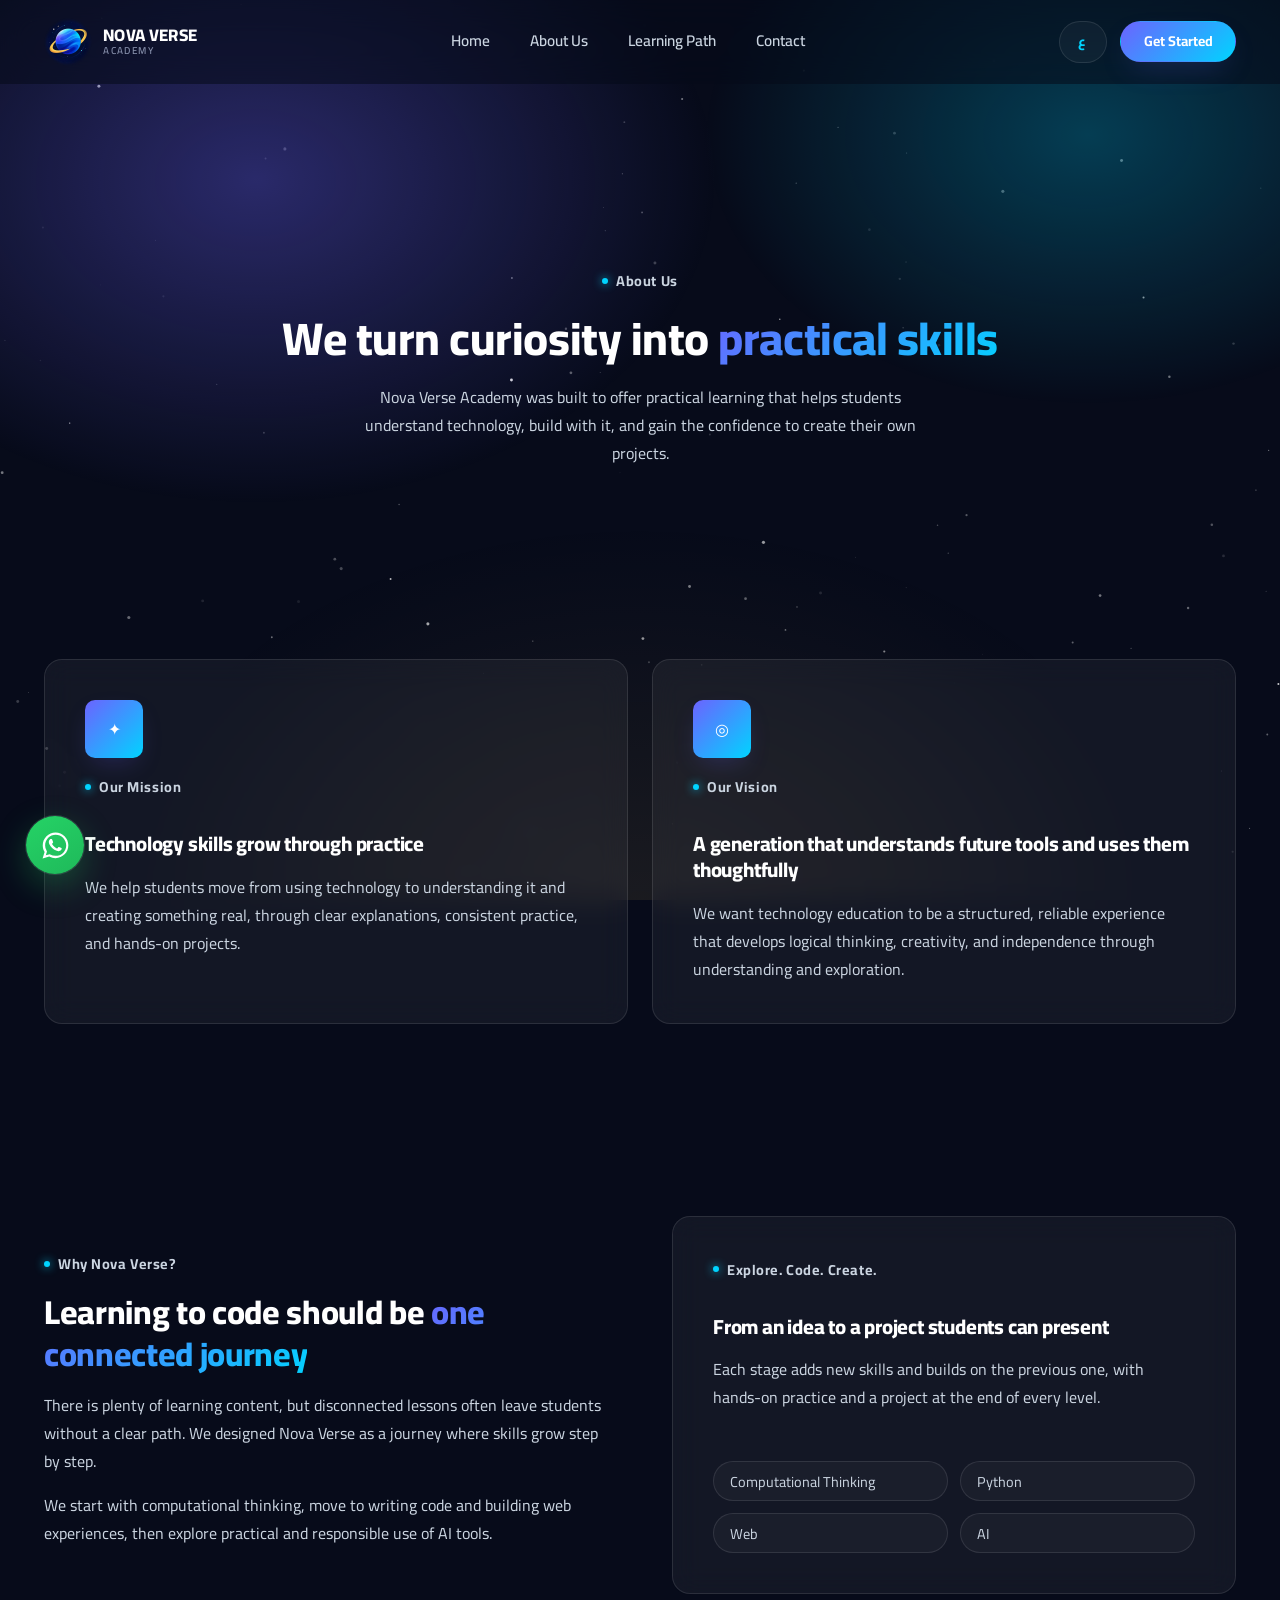
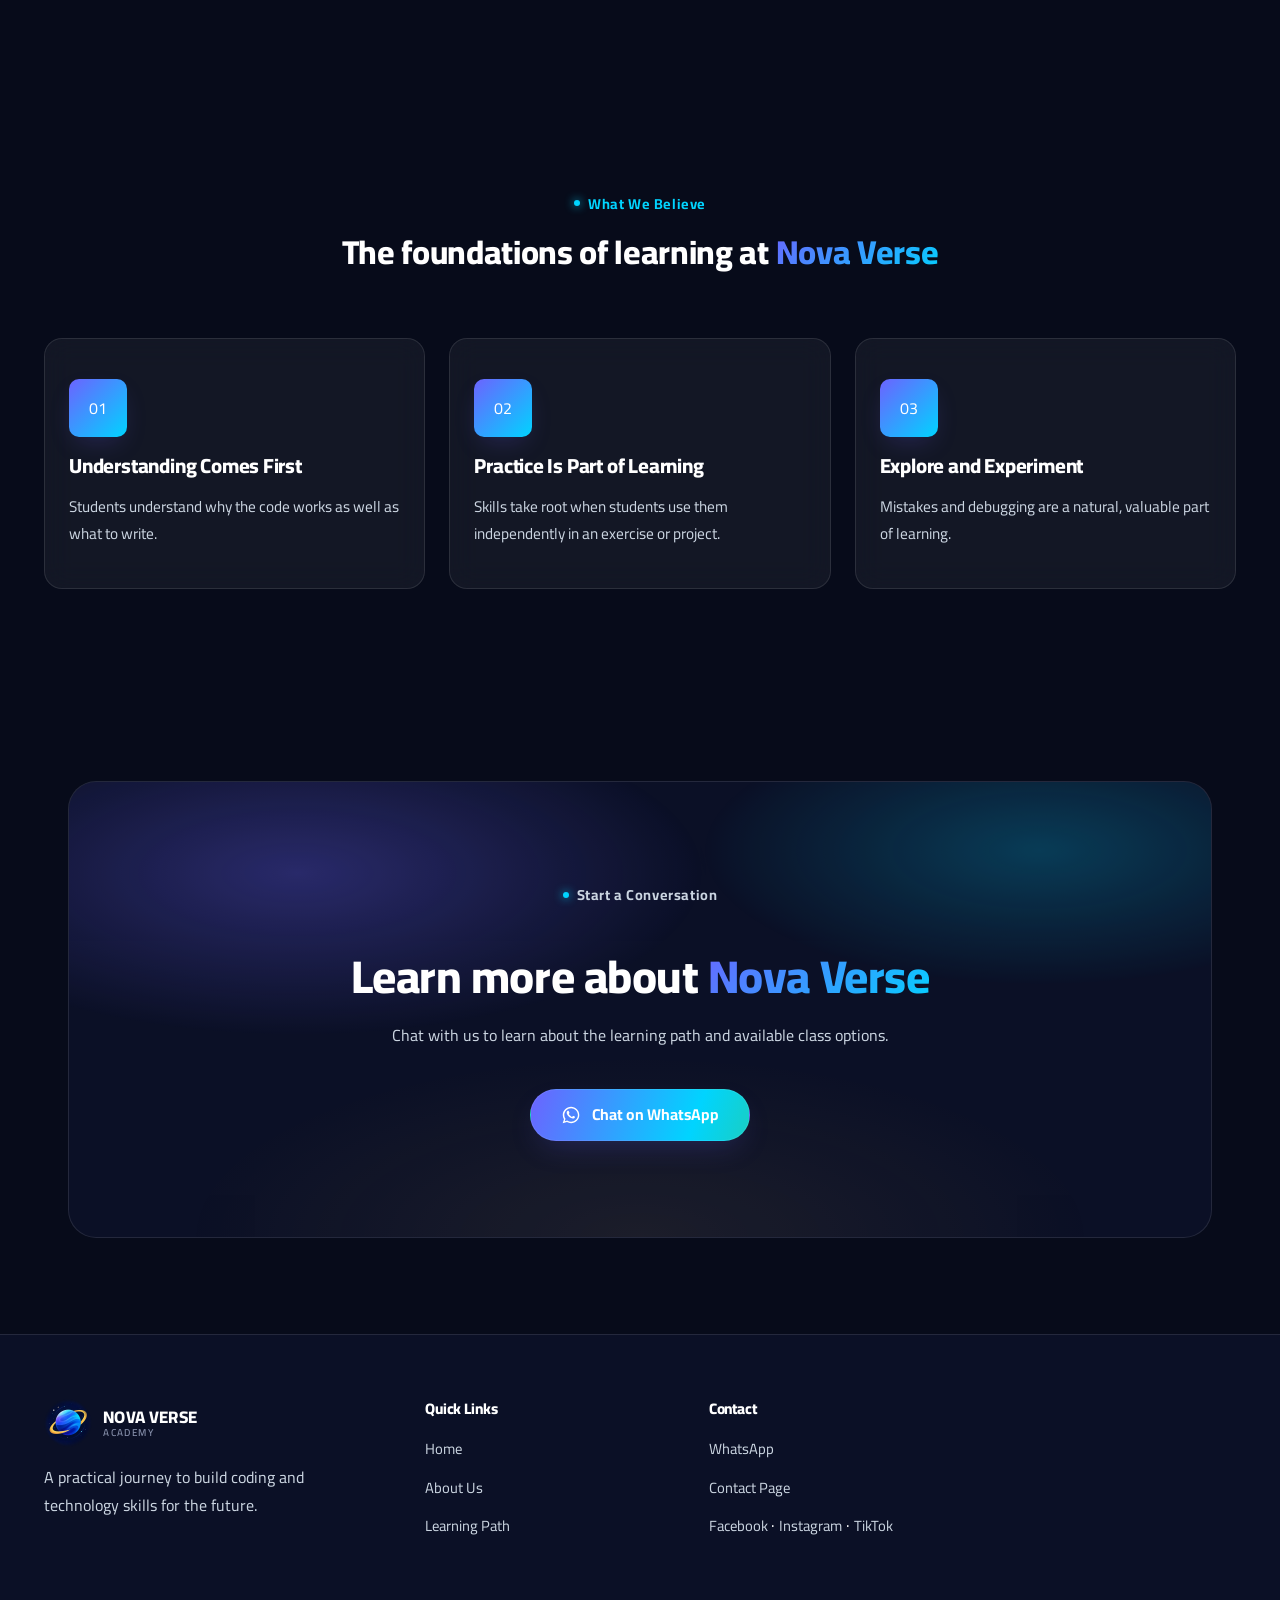
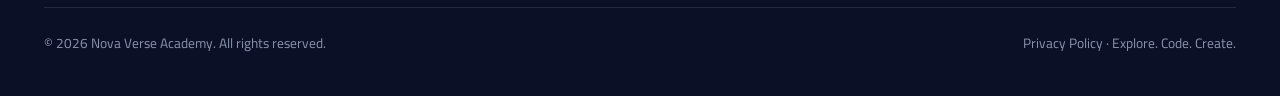
<file: en/about.html>
<!doctype html>
<html lang="en" dir="ltr">
  <head>
    <meta charset="UTF-8">
    <!-- Google tag (gtag.js) -->
    <script async src="https://www.googletagmanager.com/gtag/js?id=G-5CK8XPB7XG"></script>
    <script>
      window.dataLayer = window.dataLayer || [];
      function gtag(){dataLayer.push(arguments);}
      gtag("js", new Date());
      gtag("config", "G-5CK8XPB7XG", {
        allow_google_signals: false,
        allow_ad_personalization_signals: false
      });
    </script>
    <meta name="viewport" content="width=device-width,initial-scale=1.0">
    <title>About Our Online Coding Academy | Nova Verse Academy</title>
    <meta name="description" content="Discover Nova Verse Academy and our approach to online coding education for kids: connected learning, logical thinking, practical skills and a project at every level.">
    <meta name="theme-color" content="#070B1A">
    <link rel="canonical" href="https://www.novaverseacademy.com/en/about.html">
    <link rel="alternate" hreflang="ar" href="https://www.novaverseacademy.com/about.html">
    <link rel="alternate" hreflang="en" href="https://www.novaverseacademy.com/en/about.html">
    <link rel="alternate" hreflang="x-default" href="https://www.novaverseacademy.com/about.html">
    <meta name="robots" content="index, follow, max-image-preview:large">
    <meta name="twitter:card" content="summary_large_image">
    <meta name="twitter:title" content="About Our Online Coding Academy | Nova Verse Academy">
    <meta name="twitter:description" content="Discover Nova Verse Academy and our approach to online coding education for kids: connected learning, logical thinking, practical skills and a project at every level.">
    <meta name="twitter:image" content="https://www.novaverseacademy.com/assets/images/social-preview-v2.png">
    <meta name="twitter:image:alt" content="Nova Verse Academy - Explore. Code. Create.">
    <meta property="og:type" content="website">
    <meta property="og:site_name" content="Nova Verse Academy">
    <meta property="og:title" content="About Our Online Coding Academy | Nova Verse Academy">
    <meta property="og:description" content="Discover Nova Verse Academy and our approach to online coding education for kids: connected learning, logical thinking, practical skills and a project at every level.">
    <meta property="og:url" content="https://www.novaverseacademy.com/en/about.html">
    <meta property="og:locale" content="en_US">
    <meta property="og:locale:alternate" content="ar_EG">
    <meta property="og:image" content="https://www.novaverseacademy.com/assets/images/social-preview-v2.png">
    <meta property="og:image:secure_url" content="https://www.novaverseacademy.com/assets/images/social-preview-v2.png">
    <meta property="og:image:type" content="image/png">
    <meta property="og:image:width" content="1200">
    <meta property="og:image:height" content="630">
    <meta property="og:image:alt" content="Nova Verse Academy - Explore. Code. Create.">
    <link rel="icon" type="image/png" sizes="96x96" href="/assets/images/favicon-96.png">
    <link rel="apple-touch-icon" sizes="180x180" href="/assets/images/apple-touch-icon.png">
    <script type="application/ld+json">
{
  "@context": "https://schema.org",
  "@graph": [
    {
      "@type": "EducationalOrganization",
      "@id": "https://www.novaverseacademy.com/#organization",
      "name": "Nova Verse Academy",
      "url": "https://www.novaverseacademy.com/",
      "description": "Online coding classes for kids with Scratch, Python, web development and AI. Live, recorded Google Meet lessons in small groups or 1-on-1 at Nova Verse Academy.",
      "logo": {
        "@type": "ImageObject",
        "url": "https://www.novaverseacademy.com/assets/images/logo-512.png",
        "width": 512,
        "height": 512
      },
      "contactPoint": {
        "@type": "ContactPoint",
        "contactType": "customer support",
        "url": "https://wa.me/201096674674",
        "availableLanguage": [
          "Arabic",
          "English"
        ]
      },
      "sameAs": [
        "https://www.facebook.com/NovaVerseAcademy",
        "https://www.instagram.com/novaverseacademy/",
        "https://www.tiktok.com/@novaverseacademy"
      ]
    },
    {
      "@type": "WebSite",
      "@id": "https://www.novaverseacademy.com/#website",
      "url": "https://www.novaverseacademy.com/",
      "name": "Nova Verse Academy",
      "alternateName": "Nova Verse",
      "publisher": {
        "@id": "https://www.novaverseacademy.com/#organization"
      },
      "inLanguage": [
        "ar",
        "en"
      ]
    },
    {
      "@type": "AboutPage",
      "@id": "https://www.novaverseacademy.com/en/about.html#webpage",
      "url": "https://www.novaverseacademy.com/en/about.html",
      "name": "About Our Online Coding Academy | Nova Verse Academy",
      "description": "Discover Nova Verse Academy and our approach to online coding education for kids: connected learning, logical thinking, practical skills and a project at every level.",
      "inLanguage": "en",
      "isPartOf": {
        "@id": "https://www.novaverseacademy.com/#website"
      },
      "about": {
        "@id": "https://www.novaverseacademy.com/#organization"
      },
      "publisher": {
        "@id": "https://www.novaverseacademy.com/#organization"
      },
      "breadcrumb": {
        "@id": "https://www.novaverseacademy.com/en/about.html#breadcrumb"
      }
    },
    {
      "@type": "BreadcrumbList",
      "@id": "https://www.novaverseacademy.com/en/about.html#breadcrumb",
      "itemListElement": [
        {
          "@type": "ListItem",
          "position": 1,
          "name": "Home",
          "item": "https://www.novaverseacademy.com/en/"
        },
        {
          "@type": "ListItem",
          "position": 2,
          "name": "About Us",
          "item": "https://www.novaverseacademy.com/en/about.html"
        }
      ]
    }
  ]
}
    </script>

    <link rel="preload" href="/assets/fonts/cairo-latin-82c13cbd1352.woff2" as="font" type="font/woff2" crossorigin>
    <link rel="stylesheet" href="/css/site.css?v=b83d5de13cfd">
  </head>
  <body>
    <a href="#main-content" class="skip-link"> Skip to content </a><canvas class="starfield" aria-hidden="true"></canvas>
    <div class="nebula-backdrop" aria-hidden="true"></div>
    <header class="site-header">
      <div class="container nav-wrap">
        <a href="/en/" class="logo"><img width="48" height="48" src="../assets/images/logo-primary.webp" alt="" class="logo__mark"><span class="logo__text">NOVA VERSE<span>ACADEMY</span></span></a>
        <nav class="nav-links" id="nav-links">
          <a href="/en/"> Home </a><a href="/en/about.html"> About Us </a><a href="/en/#courses"> Learning Path </a><a href="/en/contact.html"> Contact </a>
        </nav>
        <div class="nav-actions">
          <a href="/about.html" class="language-switch" lang="ar" dir="rtl" aria-label="العربية">ع</a><a href="#about-cta" class="btn btn-primary btn-sm header-start-btn"><span class="btn-full-label"> Get Started </span></a><button class="nav-toggle" aria-label="Open menu" aria-expanded="false">
            <span></span>
          </button>
        </div>
      </div>
    </header>
    <main id="main-content">
      <section class="page-hero container">
        <p class="eyebrow"> About Us </p>
        <h1> We turn curiosity into <span class="text-gradient"> practical skills </span>
        </h1>
        <p> Nova Verse Academy was built to offer practical learning that helps students understand technology, build with it, and gain the confidence to create their own projects. </p>
      </section>
      <div class="section">
        <div class="container section-inner">
          <div class="mission-grid reveal-stagger">
            <article class="card mission-card">
              <div class="icon-badge">✦</div>
              <p class="eyebrow"> Our Mission </p>
              <h2> Technology skills grow through practice </h2>
              <p> We help students move from using technology to understanding it and creating something real, through clear explanations, consistent practice, and hands-on projects. </p>
            </article>
            <article class="card mission-card">
              <div class="icon-badge">◎</div>
              <p class="eyebrow"> Our Vision </p>
              <h2> A generation that understands future tools and uses them thoughtfully </h2>
              <p> We want technology education to be a structured, reliable experience that develops logical thinking, creativity, and independence through understanding and exploration. </p>
            </article>
          </div>
        </div>
      </div>
      <section class="section">
        <div class="container section-inner">
          <div class="about-split reveal">
            <div>
              <p class="eyebrow"> Why Nova Verse? </p>
              <h2> Learning to code should be <span class="text-gradient"> one connected journey </span>
              </h2>
              <p> There is plenty of learning content, but disconnected lessons often leave students without a clear path. We designed Nova Verse as a journey where skills grow step by step. </p>
              <p> We start with computational thinking, move to writing code and building web experiences, then explore practical and responsible use of AI tools. </p>
            </div>
            <div class="card mission-card">
              <p class="eyebrow">Explore. Code. Create.</p>
              <h3> From an idea to a project students can present </h3>
              <p> Each stage adds new skills and builds on the previous one, with hands-on practice and a project at the end of every level. </p>
              <div style="
                  display: grid;
                  grid-template-columns: repeat(2, 1fr);
                  gap: 12px;
                  margin-top: 18px;
                ">
                <span class="pill"> Computational Thinking </span><span class="pill">Python</span><span class="pill">Web</span><span class="pill">AI</span>
              </div>
            </div>
          </div>
        </div>
      </section>
      <section class="section">
        <div class="container section-inner">
          <div class="section-head reveal">
            <p class="eyebrow"> What We Believe </p>
            <h2 class="section-title"> The foundations of learning at <span class="text-gradient">Nova Verse</span>
            </h2>
          </div>
          <div class="trust-grid reveal-stagger">
            <article class="card trust-card">
              <div class="icon-badge">01</div>
              <h3> Understanding Comes First </h3>
              <p> Students understand why the code works as well as what to write. </p>
            </article>
            <article class="card trust-card">
              <div class="icon-badge">02</div>
              <h3> Practice Is Part of Learning </h3>
              <p> Skills take root when students use them independently in an exercise or project. </p>
            </article>
            <article class="card trust-card">
              <div class="icon-badge">03</div>
              <h3> Explore and Experiment </h3>
              <p> Mistakes and debugging are a natural, valuable part of learning. </p>
            </article>
          </div>
        </div>
      </section>
      <section class="section" id="about-cta">
        <div class="container">
          <div class="trial-section reveal">
            <div class="trial-content">
              <p class="eyebrow"> Start a Conversation </p>
              <h2> Learn more about <span class="text-gradient">Nova Verse</span>
              </h2>
              <p> Chat with us to learn about the learning path and available class options. </p>
              <a href="https://wa.me/201096674674?text=Hello%2C%20I%27d%20like%20to%20learn%20more%20about%20Nova%20Verse%20Academy%20and%20the%20learning%20path." data-whatsapp data-analytics-location="about_cta" data-analytics-interest="learning_path" data-whatsapp-message="Hello, I'd like to learn more about Nova Verse Academy and the learning path." class="btn btn-whatsapp" target="_blank" rel="noopener noreferrer"> Chat on WhatsApp </a>
            </div>
          </div>
        </div>
      </section>
    </main>
    <footer class="site-footer">
      <div class="container">
        <div class="footer-grid">
          <div class="footer-brand">
            <a href="/en/" class="logo"><img width="48" height="48" src="../assets/images/logo-primary.webp" alt="" class="logo__mark"><span class="logo__text">NOVA VERSE<span>ACADEMY</span></span></a>
            <p> A practical journey to build coding and technology skills for the future. </p>
          </div>
          <div class="footer-col">
            <h3> Quick Links </h3>
            <ul>
              <li><a href="/en/"> Home </a></li>
              <li><a href="/en/about.html"> About Us </a></li>
              <li><a href="/en/#courses"> Learning Path </a></li>
            </ul>
          </div>
          <div class="footer-col">
            <h3> Contact </h3>
            <ul>
              <li><a href="https://wa.me/201096674674?text=Hello%2C%20I%27d%20like%20to%20learn%20more%20about%20Nova%20Verse%20Academy." data-whatsapp data-analytics-location="footer" data-analytics-interest="general" target="_blank" rel="noopener noreferrer"> WhatsApp </a></li>
              <li><a href="/en/contact.html"> Contact Page </a></li>
              <li><a href="https://www.facebook.com/NovaVerseAcademy" data-social="facebook" data-analytics-location="footer" target="_blank" rel="noopener noreferrer"> Facebook </a> · <a href="https://www.instagram.com/novaverseacademy/" data-social="instagram" data-analytics-location="footer" target="_blank" rel="noopener noreferrer">Instagram</a> · <a href="https://www.tiktok.com/@novaverseacademy" data-social="tiktok" data-analytics-location="footer" target="_blank" rel="noopener noreferrer">TikTok</a></li>
            </ul>
          </div>
        </div>
        <div class="footer-bottom">
          <p> © 2026 Nova Verse Academy. All rights reserved. </p>
          <p><a href="/en/privacy.html">Privacy Policy</a> · <span dir="ltr">Explore. Code. Create.</span></p>
        </div>
      </div>
    </footer>
    <a href="https://wa.me/201096674674?text=Hello%2C%20I%27d%20like%20to%20learn%20more%20about%20Nova%20Verse%20Academy." data-whatsapp data-analytics-location="floating_button" data-analytics-interest="general" class="whatsapp-float" aria-label="Chat on WhatsApp" target="_blank" rel="noopener noreferrer"><svg viewbox="0 0 24 24" fill="currentColor">
        <path d="M12.04 2C6.58 2 2.13 6.45 2.13 11.91c0 1.87.5 3.62 1.44 5.13L2 22l5.13-1.51a9.87 9.87 0 0 0 4.9 1.31h.01c5.46 0 9.91-4.45 9.91-9.91C21.95 6.44 17.5 2 12.04 2Zm0 18.03h-.01a8.17 8.17 0 0 1-4.17-1.14l-.3-.18-3.05.9.9-2.98-.19-.31a8.09 8.09 0 0 1-1.25-4.4c0-4.5 3.66-8.16 8.16-8.16 4.5 0 8.16 3.66 8.16 8.16 0 4.5-3.7 8.11-8.25 8.11Z"></path></svg></a>
    <script src="../js/main.js?v=whatsapp-20261102"></script>
  </body>
</html>
</file>
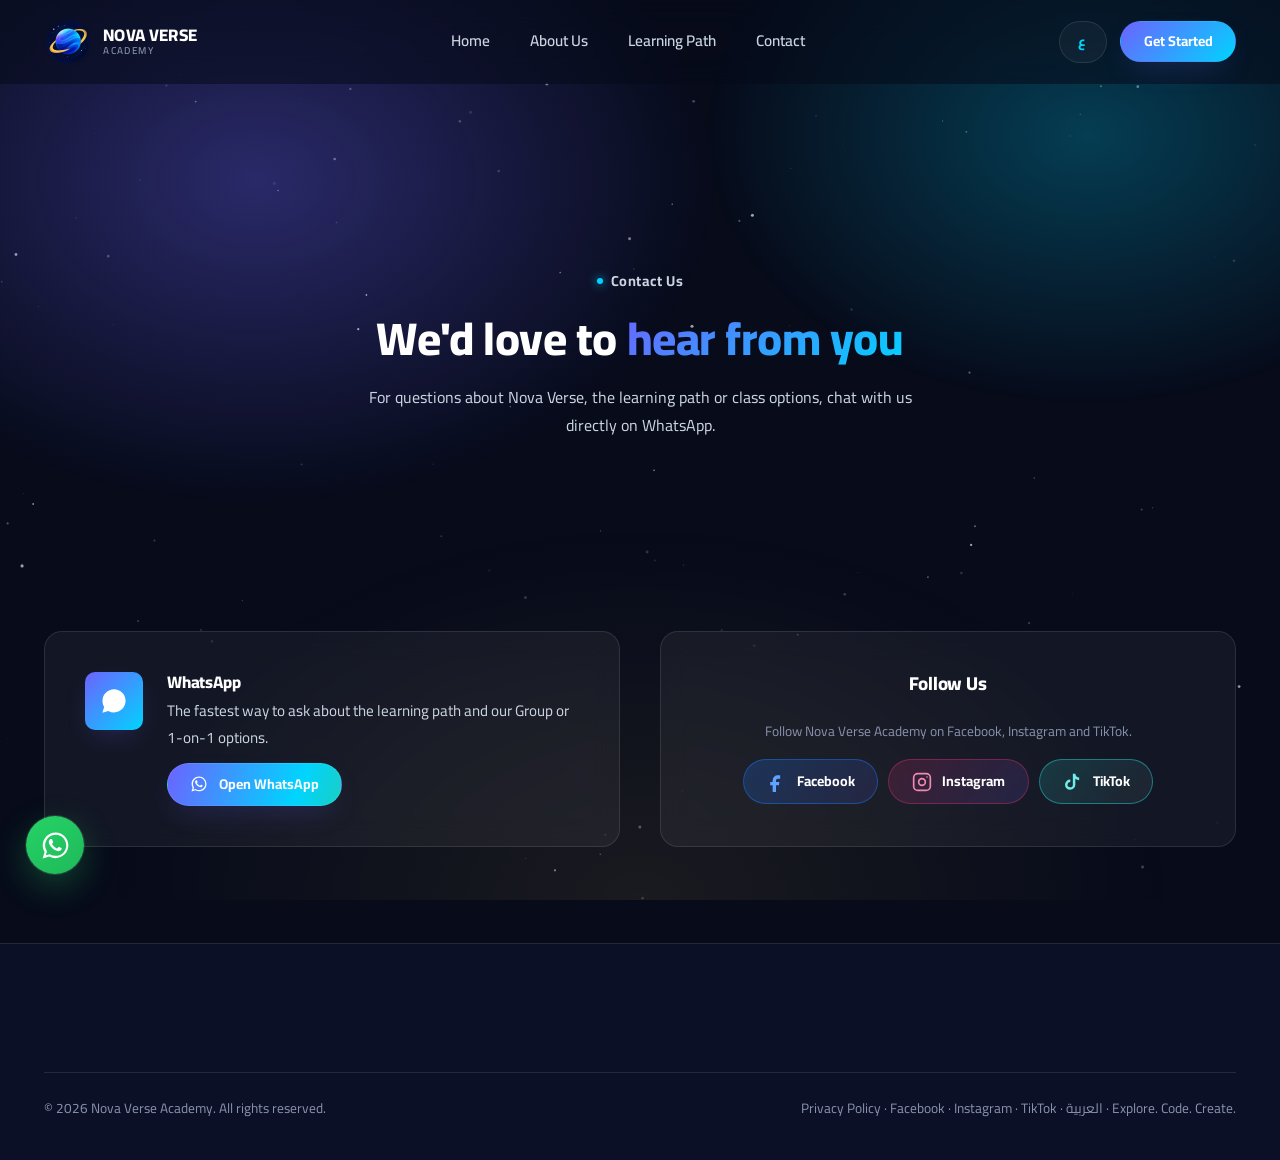
<file: en/contact.html>
<!doctype html>
<html lang="en" dir="ltr">
  <head>
    <meta charset="UTF-8">
    <!-- Google tag (gtag.js) -->
    <script async src="https://www.googletagmanager.com/gtag/js?id=G-5CK8XPB7XG"></script>
    <script>
      window.dataLayer = window.dataLayer || [];
      function gtag(){dataLayer.push(arguments);}
      gtag("js", new Date());
      gtag("config", "G-5CK8XPB7XG", {
        allow_google_signals: false,
        allow_ad_personalization_signals: false
      });
    </script>
    <meta name="viewport" content="width=device-width,initial-scale=1.0">
    <title>Contact Us for Online Coding Classes | Nova Verse Academy</title>
    <meta name="description" content="Contact Nova Verse Academy on WhatsApp about online coding classes for kids, the learning path, small groups and 1-on-1 lessons.">
    <meta name="theme-color" content="#070B1A">
    <link rel="canonical" href="https://www.novaverseacademy.com/en/contact.html">
    <link rel="alternate" hreflang="ar" href="https://www.novaverseacademy.com/contact.html">
    <link rel="alternate" hreflang="en" href="https://www.novaverseacademy.com/en/contact.html">
    <link rel="alternate" hreflang="x-default" href="https://www.novaverseacademy.com/contact.html">
    <meta name="robots" content="index, follow, max-image-preview:large">
    <meta name="twitter:card" content="summary_large_image">
    <meta name="twitter:title" content="Contact Us for Online Coding Classes | Nova Verse Academy">
    <meta name="twitter:description" content="Contact Nova Verse Academy on WhatsApp about online coding classes for kids, the learning path, small groups and 1-on-1 lessons.">
    <meta name="twitter:image" content="https://www.novaverseacademy.com/assets/images/social-preview-v2.png">
    <meta name="twitter:image:alt" content="Nova Verse Academy - Explore. Code. Create.">
    <meta property="og:type" content="website">
    <meta property="og:site_name" content="Nova Verse Academy">
    <meta property="og:title" content="Contact Us for Online Coding Classes | Nova Verse Academy">
    <meta property="og:description" content="Contact Nova Verse Academy on WhatsApp about online coding classes for kids, the learning path, small groups and 1-on-1 lessons.">
    <meta property="og:url" content="https://www.novaverseacademy.com/en/contact.html">
    <meta property="og:locale" content="en_US">
    <meta property="og:locale:alternate" content="ar_EG">
    <meta property="og:image" content="https://www.novaverseacademy.com/assets/images/social-preview-v2.png">
    <meta property="og:image:secure_url" content="https://www.novaverseacademy.com/assets/images/social-preview-v2.png">
    <meta property="og:image:type" content="image/png">
    <meta property="og:image:width" content="1200">
    <meta property="og:image:height" content="630">
    <meta property="og:image:alt" content="Nova Verse Academy - Explore. Code. Create.">
    <link rel="icon" type="image/png" sizes="96x96" href="/assets/images/favicon-96.png">
    <link rel="apple-touch-icon" sizes="180x180" href="/assets/images/apple-touch-icon.png">
    <script type="application/ld+json">
{
  "@context": "https://schema.org",
  "@graph": [
    {
      "@type": "EducationalOrganization",
      "@id": "https://www.novaverseacademy.com/#organization",
      "name": "Nova Verse Academy",
      "url": "https://www.novaverseacademy.com/",
      "description": "Online coding classes for kids with Scratch, Python, web development and AI. Live, recorded Google Meet lessons in small groups or 1-on-1 at Nova Verse Academy.",
      "logo": {
        "@type": "ImageObject",
        "url": "https://www.novaverseacademy.com/assets/images/logo-512.png",
        "width": 512,
        "height": 512
      },
      "contactPoint": {
        "@type": "ContactPoint",
        "contactType": "customer support",
        "url": "https://wa.me/201096674674",
        "availableLanguage": [
          "Arabic",
          "English"
        ]
      },
      "sameAs": [
        "https://www.facebook.com/NovaVerseAcademy",
        "https://www.instagram.com/novaverseacademy/",
        "https://www.tiktok.com/@novaverseacademy"
      ]
    },
    {
      "@type": "WebSite",
      "@id": "https://www.novaverseacademy.com/#website",
      "url": "https://www.novaverseacademy.com/",
      "name": "Nova Verse Academy",
      "alternateName": "Nova Verse",
      "publisher": {
        "@id": "https://www.novaverseacademy.com/#organization"
      },
      "inLanguage": [
        "ar",
        "en"
      ]
    },
    {
      "@type": "ContactPage",
      "@id": "https://www.novaverseacademy.com/en/contact.html#webpage",
      "url": "https://www.novaverseacademy.com/en/contact.html",
      "name": "Contact Us for Online Coding Classes | Nova Verse Academy",
      "description": "Contact Nova Verse Academy on WhatsApp about online coding classes for kids, the learning path, small groups and 1-on-1 lessons.",
      "inLanguage": "en",
      "isPartOf": {
        "@id": "https://www.novaverseacademy.com/#website"
      },
      "about": {
        "@id": "https://www.novaverseacademy.com/#organization"
      },
      "publisher": {
        "@id": "https://www.novaverseacademy.com/#organization"
      },
      "breadcrumb": {
        "@id": "https://www.novaverseacademy.com/en/contact.html#breadcrumb"
      }
    },
    {
      "@type": "BreadcrumbList",
      "@id": "https://www.novaverseacademy.com/en/contact.html#breadcrumb",
      "itemListElement": [
        {
          "@type": "ListItem",
          "position": 1,
          "name": "Home",
          "item": "https://www.novaverseacademy.com/en/"
        },
        {
          "@type": "ListItem",
          "position": 2,
          "name": "Contact Us",
          "item": "https://www.novaverseacademy.com/en/contact.html"
        }
      ]
    }
  ]
}
    </script>

    <link rel="preload" href="/assets/fonts/cairo-latin-82c13cbd1352.woff2" as="font" type="font/woff2" crossorigin>
    <link rel="stylesheet" href="/css/site.css?v=b83d5de13cfd">
  </head>
  <body>
    <a href="#main-content" class="skip-link">Skip to content</a>
    <canvas class="starfield" aria-hidden="true"></canvas>
    <div class="nebula-backdrop" aria-hidden="true"></div>
    <header class="site-header">
      <div class="container nav-wrap">
        <a href="/en/" class="logo"
          ><img
            src="../assets/images/logo-primary.webp"
            alt=""
            class="logo__mark"
            width="48"
            height="48"><span class="logo__text">NOVA VERSE<span>ACADEMY</span></span></a
        >
        <nav class="nav-links" id="nav-links">
          <a href="/en/">Home</a
          ><a href="/en/about.html">About Us</a><a href="/en/#courses">Learning Path</a
          ><a href="/en/contact.html" aria-current="page">Contact</a>
        </nav>
        <div class="nav-actions">
          <a
            href="/contact.html"
            class="language-switch"
            lang="ar"
            dir="rtl"
            aria-label="التبديل إلى العربية"
            >ع</a
          ><a
            href="#contact-options"
            class="btn btn-primary btn-sm header-start-btn"
            ><span class="btn-full-label">Get Started</span
            ><span class="btn-mobile-label">Start</span></a
          ><button
            class="nav-toggle"
            aria-label="Open menu"
            aria-expanded="false"
            aria-controls="nav-links"
          >
            <span></span>
          </button>
        </div>
      </div>
    </header>
    <main id="main-content">
      <section class="page-hero container">
        <p class="eyebrow">Contact Us</p>
        <h1>We'd love to <span class="text-gradient">hear from you</span></h1>
        <p>
          For questions about Nova Verse, the learning path or class options,
          chat with us directly on WhatsApp.
        </p>
      </section>
      <div class="section" id="contact-options">
        <div class="container section-inner">
          <div class="contact-grid reveal-stagger">
            <article class="card contact-card">
              <div class="icon-badge">
                <svg
                  width="28"
                  height="28"
                  viewBox="0 0 24 24"
                  fill="currentColor"
                  aria-hidden="true"
                >
                  <path
                    d="M12.04 2C6.58 2 2.13 6.45 2.13 11.91c0 1.87.5 3.62 1.44 5.13L2 22l5.13-1.51a9.87 9.87 0 0 0 4.9 1.31h.01c5.46 0 9.91-4.45 9.91-9.91 0-5.46-4.45-9.9-9.91-9.9Z"
                  />
                </svg>
              </div>
              <div>
                <h2>WhatsApp</h2>
                <p>
                  The fastest way to ask about the learning path and our Group
                  or 1-on-1 options.
                </p>
                <a
                  href="https://wa.me/201096674674?text=Hello%2C%20I%20have%20a%20question%20about%20Nova%20Verse%20Academy."
                  data-whatsapp
                  data-analytics-location="contact_card"
                  data-analytics-interest="general"
                  data-whatsapp-message="Hello, I have a question about Nova Verse Academy."
                  class="btn btn-whatsapp btn-sm"
                  style="margin-top: 0.75rem"
                   target="_blank" rel="noopener noreferrer">Open WhatsApp</a
                >
              </div>
            </article>
            <article class="card contact-social">
              <h2>Follow Us</h2>
              <p class="form-note">
                Follow Nova Verse Academy on Facebook, Instagram and TikTok.
              </p>
              <div
                class="social-list official-social-list"
              >
                <a
                  href="https://www.facebook.com/NovaVerseAcademy"
                  class="btn btn-secondary btn-sm facebook-profile-link"
                  data-social="facebook"
                  data-analytics-location="contact_social"
                  target="_blank"
                  rel="noopener noreferrer"
                  aria-label="Follow Nova Verse Academy on Facebook"
                >
                  <svg viewBox="0 0 24 24" fill="currentColor" aria-hidden="true">
                    <path d="M14 8h3V4h-3a6 6 0 0 0-6 6v2H5v4h3v8h4v-8h3.5l.5-4h-4v-2a2 2 0 0 1 2-2Z"/>
                  </svg>
                  Facebook
                </a>
                <a href="https://www.instagram.com/novaverseacademy/" class="btn btn-secondary btn-sm social-profile-link instagram-profile-link" data-social="instagram" data-analytics-location="contact_social" target="_blank" rel="noopener noreferrer" aria-label="Follow Nova Verse Academy on Instagram">
                  <svg viewBox="0 0 24 24" fill="none" stroke="currentColor" stroke-width="2" aria-hidden="true"><rect x="2" y="2" width="20" height="20" rx="5"/><circle cx="12" cy="12" r="4"/><circle cx="18" cy="6" r="1" fill="currentColor" stroke="none"/></svg>
                  Instagram
                </a>
                <a href="https://www.tiktok.com/@novaverseacademy" class="btn btn-secondary btn-sm social-profile-link tiktok-profile-link" data-social="tiktok" data-analytics-location="contact_social" target="_blank" rel="noopener noreferrer" aria-label="Follow Nova Verse Academy on TikTok">
                  <svg viewBox="0 0 24 24" fill="currentColor" aria-hidden="true"><path d="M16 2h-3v13.2a3.2 3.2 0 1 1-3-3.2V9a6.2 6.2 0 1 0 6 6.2V8.1c1.3 1 2.9 1.6 4.6 1.7V6.7A5.4 5.4 0 0 1 16 2Z"/></svg>
                  TikTok
                </a>
              </div>
            </article>
          </div>
        </div>
      </div>
    </main>
    <footer class="site-footer">
      <div class="container">
        <div class="footer-bottom">
          <p>© 2026 Nova Verse Academy. All rights reserved.</p>
          <p>
            <a href="/en/privacy.html">Privacy Policy</a> · <a href="https://www.facebook.com/NovaVerseAcademy" data-social="facebook" data-analytics-location="footer" target="_blank" rel="noopener noreferrer">Facebook</a> · <a href="https://www.instagram.com/novaverseacademy/" data-social="instagram" data-analytics-location="footer" target="_blank" rel="noopener noreferrer">Instagram</a> · <a href="https://www.tiktok.com/@novaverseacademy" data-social="tiktok" data-analytics-location="footer" target="_blank" rel="noopener noreferrer">TikTok</a> · <a href="/contact.html">العربية</a> ·
            <span dir="ltr">Explore. Code. Create.</span>
          </p>
        </div>
      </div>
    </footer>
    <a
      href="https://wa.me/201096674674?text=Hello%2C%20I%20have%20a%20question%20about%20Nova%20Verse%20Academy."
      data-whatsapp
      data-analytics-location="floating_button"
      data-analytics-interest="general"
      data-whatsapp-message="Hello, I have a question about Nova Verse Academy."
      class="whatsapp-float"
      aria-label="Contact us on WhatsApp"
       target="_blank" rel="noopener noreferrer"><svg viewBox="0 0 24 24" fill="currentColor" aria-hidden="true">
        <path
          d="M12.04 2C6.58 2 2.13 6.45 2.13 11.91c0 1.87.5 3.62 1.44 5.13L2 22l5.13-1.51a9.87 9.87 0 0 0 4.9 1.31h.01c5.46 0 9.91-4.45 9.91-9.91C21.95 6.44 17.5 2 12.04 2Z"
        /></svg
    ></a>
    <script src="../js/main.js?v=whatsapp-20261102"></script>
  </body>
</html>
</file>
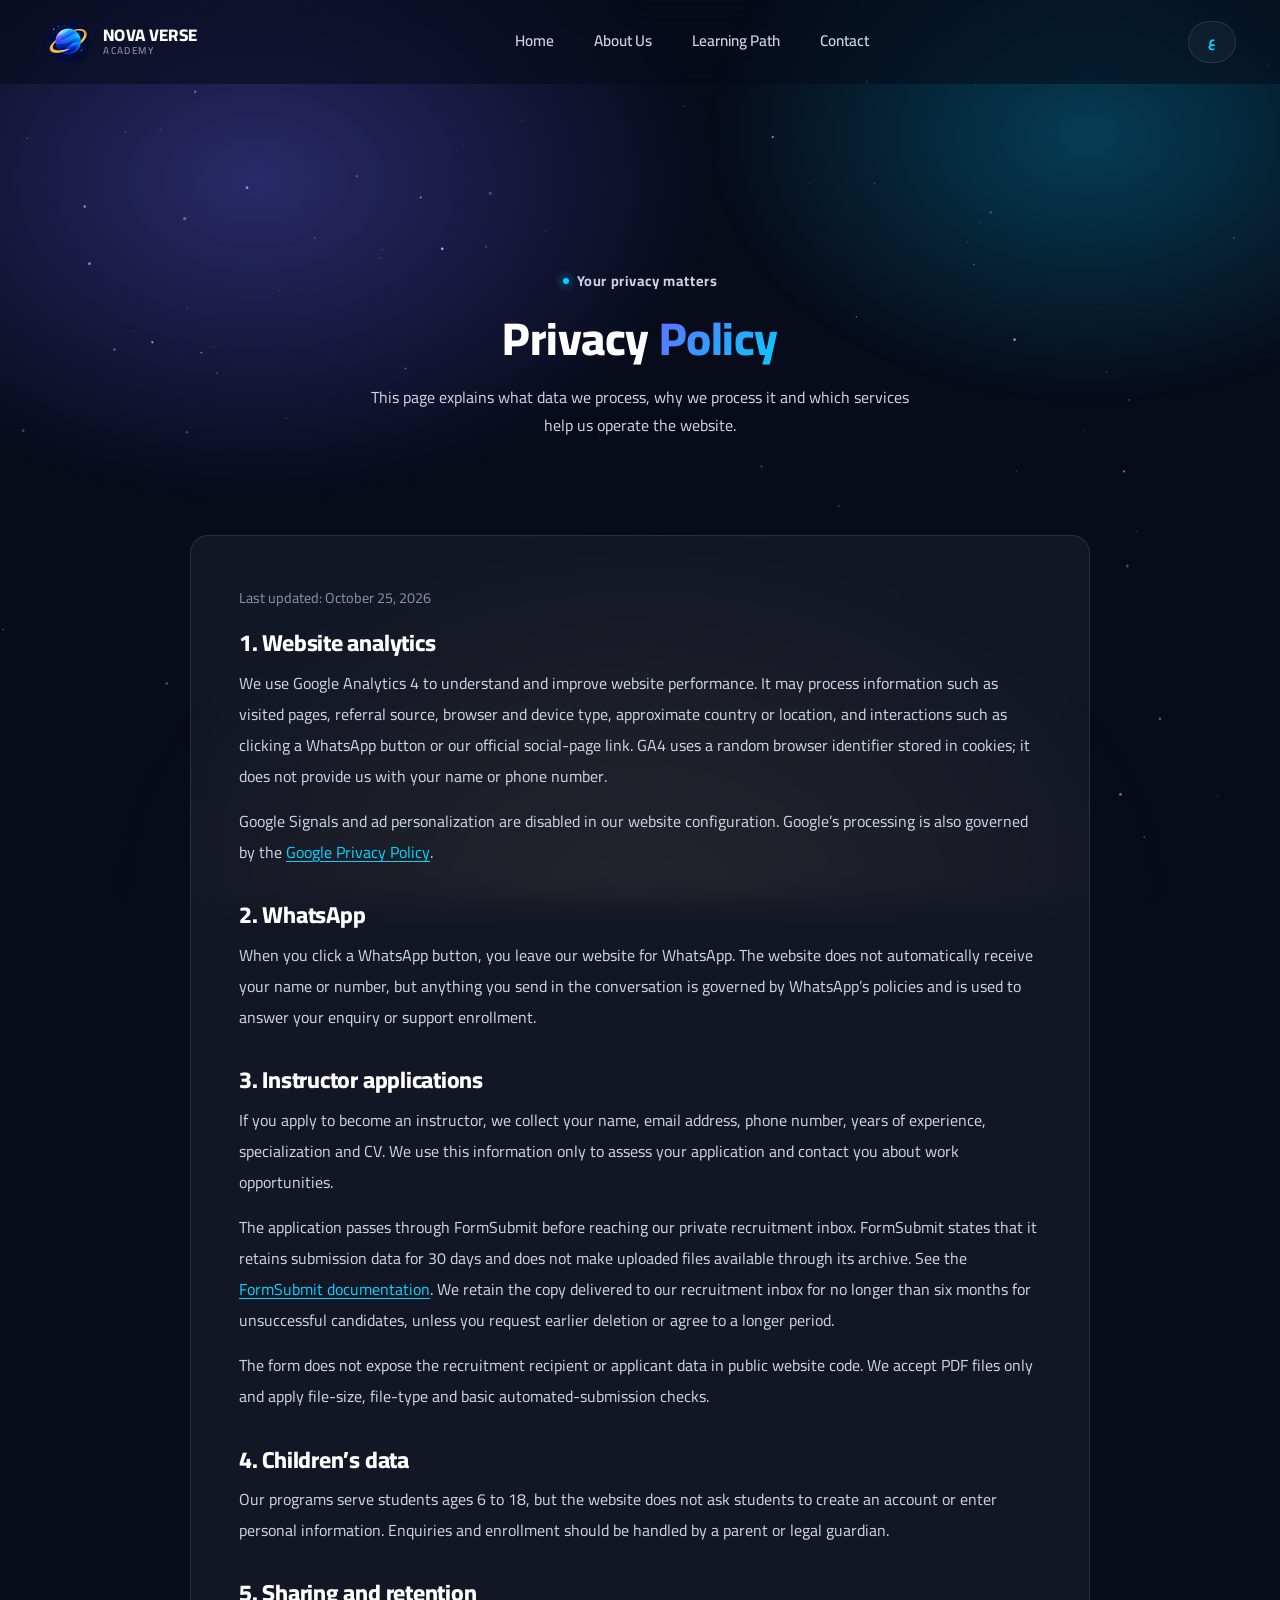
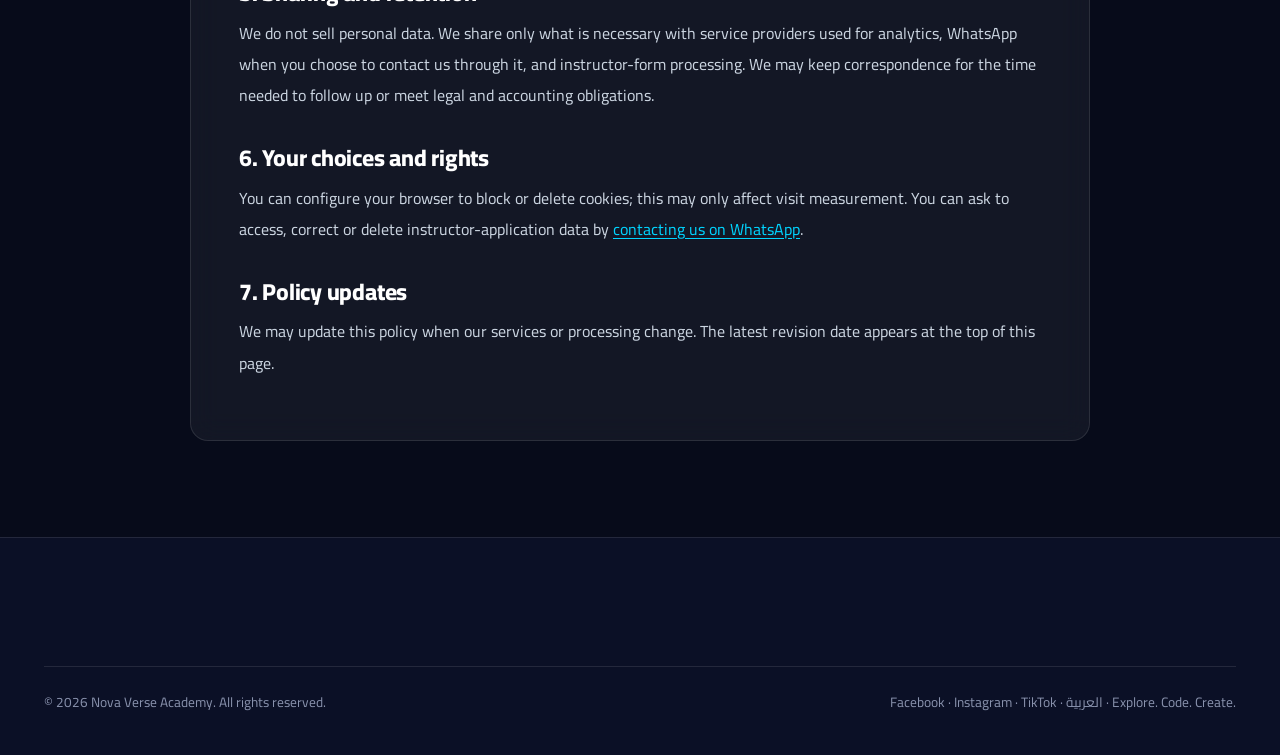
<file: en/privacy.html>
<!doctype html>
<html lang="en" dir="ltr">
  <head>
    <meta charset="UTF-8">
    <!-- Google tag (gtag.js) -->
    <script async src="https://www.googletagmanager.com/gtag/js?id=G-5CK8XPB7XG"></script>
    <script>
      window.dataLayer = window.dataLayer || [];
      function gtag(){dataLayer.push(arguments);}
      gtag("js", new Date());
      gtag("config", "G-5CK8XPB7XG", {
        allow_google_signals: false,
        allow_ad_personalization_signals: false
      });
    </script>
    <meta name="viewport" content="width=device-width,initial-scale=1.0">
    <title>Privacy Policy | Nova Verse Academy</title>
    <meta name="description" content="Learn how Nova Verse Academy handles website analytics, WhatsApp interactions and instructor application data.">
    <meta name="theme-color" content="#070B1A">
    <link rel="canonical" href="https://www.novaverseacademy.com/en/privacy.html">
    <link rel="alternate" hreflang="ar" href="https://www.novaverseacademy.com/privacy.html">
    <link rel="alternate" hreflang="en" href="https://www.novaverseacademy.com/en/privacy.html">
    <link rel="alternate" hreflang="x-default" href="https://www.novaverseacademy.com/privacy.html">
    <meta name="robots" content="index, follow, max-image-preview:large">
    <meta name="twitter:card" content="summary_large_image">
    <meta name="twitter:title" content="Privacy Policy | Nova Verse Academy">
    <meta name="twitter:description" content="How Nova Verse Academy handles website analytics and instructor application data.">
    <meta name="twitter:image" content="https://www.novaverseacademy.com/assets/images/social-preview-v2.png">
    <meta name="twitter:image:alt" content="Nova Verse Academy - Explore. Code. Create.">
    <meta property="og:type" content="website">
    <meta property="og:site_name" content="Nova Verse Academy">
    <meta property="og:title" content="Privacy Policy | Nova Verse Academy">
    <meta property="og:description" content="How Nova Verse Academy handles website analytics and instructor application data.">
    <meta property="og:url" content="https://www.novaverseacademy.com/en/privacy.html">
    <meta property="og:locale" content="en_US">
    <meta property="og:locale:alternate" content="ar_EG">
    <meta property="og:image" content="https://www.novaverseacademy.com/assets/images/social-preview-v2.png">
    <meta property="og:image:secure_url" content="https://www.novaverseacademy.com/assets/images/social-preview-v2.png">
    <meta property="og:image:type" content="image/png">
    <meta property="og:image:width" content="1200">
    <meta property="og:image:height" content="630">
    <meta property="og:image:alt" content="Nova Verse Academy - Explore. Code. Create.">
    <link rel="icon" type="image/png" sizes="96x96" href="/assets/images/favicon-96.png">
    <link rel="apple-touch-icon" sizes="180x180" href="/assets/images/apple-touch-icon.png">
    <script type="application/ld+json">
{
  "@context": "https://schema.org",
  "@graph": [
    {
      "@type": "EducationalOrganization",
      "@id": "https://www.novaverseacademy.com/#organization",
      "name": "Nova Verse Academy",
      "url": "https://www.novaverseacademy.com/",
      "description": "Online coding classes for students ages 6 to 18 with Scratch, Python, web development and AI.",
      "logo": {
        "@type": "ImageObject",
        "url": "https://www.novaverseacademy.com/assets/images/logo-512.png",
        "width": 512,
        "height": 512
      },
      "contactPoint": {
        "@type": "ContactPoint",
        "contactType": "customer support",
        "url": "https://wa.me/201096674674",
        "availableLanguage": ["Arabic", "English"]
      },
      "sameAs": [
        "https://www.facebook.com/NovaVerseAcademy",
        "https://www.instagram.com/novaverseacademy/",
        "https://www.tiktok.com/@novaverseacademy"
      ]
    },
    {
      "@type": "WebPage",
      "@id": "https://www.novaverseacademy.com/en/privacy.html#webpage",
      "url": "https://www.novaverseacademy.com/en/privacy.html",
      "name": "Privacy Policy | Nova Verse Academy",
      "description": "How Nova Verse Academy handles website analytics and instructor application data.",
      "inLanguage": "en",
      "about": {"@id": "https://www.novaverseacademy.com/#organization"},
      "publisher": {"@id": "https://www.novaverseacademy.com/#organization"}
    }
  ]
}
    </script>

    <link rel="preload" href="/assets/fonts/cairo-latin-82c13cbd1352.woff2" as="font" type="font/woff2" crossorigin>
    <link rel="stylesheet" href="/css/site.css?v=b83d5de13cfd">
  </head>
  <body>
    <a href="#main-content" class="skip-link">Skip to content</a>
    <canvas class="starfield" aria-hidden="true"></canvas>
    <div class="nebula-backdrop" aria-hidden="true"></div>
    <header class="site-header">
      <div class="container nav-wrap">
        <a href="/en/" class="logo"><img src="/assets/images/logo-primary.webp" alt="" class="logo__mark" width="48" height="48"><span class="logo__text">NOVA VERSE<span>ACADEMY</span></span></a>
        <nav class="nav-links" id="nav-links">
          <a href="/en/">Home</a><a href="/en/about.html">About Us</a><a href="/en/#courses">Learning Path</a><a href="/en/contact.html">Contact</a>
        </nav>
        <div class="nav-actions">
          <a href="/privacy.html" class="language-switch" lang="ar" dir="rtl" aria-label="التبديل إلى العربية">ع</a>
          <button class="nav-toggle" aria-label="Open menu" aria-expanded="false" aria-controls="nav-links"><span></span></button>
        </div>
      </div>
    </header>
    <main id="main-content">
      <section class="page-hero container">
        <p class="eyebrow">Your privacy matters</p>
        <h1>Privacy <span class="text-gradient">Policy</span></h1>
        <p>This page explains what data we process, why we process it and which services help us operate the website.</p>
      </section>
      <section class="section legal-section">
        <article class="container legal-content card">
          <p class="legal-updated">Last updated: October 25, 2026</p>

          <h2>1. Website analytics</h2>
          <p>We use Google Analytics 4 to understand and improve website performance. It may process information such as visited pages, referral source, browser and device type, approximate country or location, and interactions such as clicking a WhatsApp button or our official social-page link. GA4 uses a random browser identifier stored in cookies; it does not provide us with your name or phone number.</p>
          <p>Google Signals and ad personalization are disabled in our website configuration. Google’s processing is also governed by the <a href="https://policies.google.com/privacy" target="_blank" rel="noopener noreferrer">Google Privacy Policy</a>.</p>

          <h2>2. WhatsApp</h2>
          <p>When you click a WhatsApp button, you leave our website for WhatsApp. The website does not automatically receive your name or number, but anything you send in the conversation is governed by WhatsApp’s policies and is used to answer your enquiry or support enrollment.</p>

          <h2 id="recruitment-data">3. Instructor applications</h2>
          <p>If you apply to become an instructor, we collect your name, email address, phone number, years of experience, specialization and CV. We use this information only to assess your application and contact you about work opportunities.</p>
          <p>The application passes through FormSubmit before reaching our private recruitment inbox. FormSubmit states that it retains submission data for 30 days and does not make uploaded files available through its archive. See the <a href="https://formsubmit.co/documentation" target="_blank" rel="noopener noreferrer">FormSubmit documentation</a>. We retain the copy delivered to our recruitment inbox for no longer than six months for unsuccessful candidates, unless you request earlier deletion or agree to a longer period.</p>
          <p>The form does not expose the recruitment recipient or applicant data in public website code. We accept PDF files only and apply file-size, file-type and basic automated-submission checks.</p>

          <h2>4. Children’s data</h2>
          <p>Our programs serve students ages 6 to 18, but the website does not ask students to create an account or enter personal information. Enquiries and enrollment should be handled by a parent or legal guardian.</p>

          <h2>5. Sharing and retention</h2>
          <p>We do not sell personal data. We share only what is necessary with service providers used for analytics, WhatsApp when you choose to contact us through it, and instructor-form processing. We may keep correspondence for the time needed to follow up or meet legal and accounting obligations.</p>

          <h2>6. Your choices and rights</h2>
          <p>You can configure your browser to block or delete cookies; this may only affect visit measurement. You can ask to access, correct or delete instructor-application data by <a href="https://wa.me/201096674674?text=Hello%2C%20I%27d%20like%20to%20make%20a%20privacy%20request%20about%20my%20data." data-whatsapp data-analytics-location="privacy_page" data-analytics-interest="privacy_request" target="_blank" rel="noopener noreferrer">contacting us on WhatsApp</a>.</p>

          <h2>7. Policy updates</h2>
          <p>We may update this policy when our services or processing change. The latest revision date appears at the top of this page.</p>
        </article>
      </section>
    </main>
    <footer class="site-footer">
      <div class="container">
        <div class="footer-bottom">
          <p>© 2026 Nova Verse Academy. All rights reserved.</p>
          <p><a href="https://www.facebook.com/NovaVerseAcademy" data-social="facebook" data-analytics-location="footer" target="_blank" rel="noopener noreferrer">Facebook</a> · <a href="https://www.instagram.com/novaverseacademy/" data-social="instagram" data-analytics-location="footer" target="_blank" rel="noopener noreferrer">Instagram</a> · <a href="https://www.tiktok.com/@novaverseacademy" data-social="tiktok" data-analytics-location="footer" target="_blank" rel="noopener noreferrer">TikTok</a> · <a href="/privacy.html" lang="ar" dir="rtl">العربية</a> · <span>Explore. Code. Create.</span></p>
        </div>
      </div>
    </footer>
    <script src="/js/main.js?v=whatsapp-20261102"></script>
  </body>
</html>
</file>
<file: css/site.css>
/* fonts.css */
/* Cairo variable font, Google Fonts. License: /assets/fonts/OFL.txt */
/* arabic */
@font-face {
  font-family: 'Cairo';
  font-style: normal;
  font-weight: 400 900;
  font-display: swap;
  src: url(/assets/fonts/cairo-arabic-748022f50c42.woff2) format('woff2');
  unicode-range: U+0600-06FF, U+0750-077F, U+0870-0891, U+0897-08E1, U+08E3-08FF, U+200C-200E, U+2010-2011, U+204F, U+2E41, U+FB50-FDFF, U+FE70-FE74, U+FE76-FEFC, U+102E0-102FB, U+10E60-10E7E, U+10EC2-10EC7, U+10EC9-10EEE, U+10EF0-10EFF, U+1EE00-1EE03, U+1EE05-1EE1F, U+1EE21-1EE22, U+1EE24, U+1EE27, U+1EE29-1EE32, U+1EE34-1EE37, U+1EE39, U+1EE3B, U+1EE42, U+1EE47, U+1EE49, U+1EE4B, U+1EE4D-1EE4F, U+1EE51-1EE52, U+1EE54, U+1EE57, U+1EE59, U+1EE5B, U+1EE5D, U+1EE5F, U+1EE61-1EE62, U+1EE64, U+1EE67-1EE6A, U+1EE6C-1EE72, U+1EE74-1EE77, U+1EE79-1EE7C, U+1EE7E, U+1EE80-1EE89, U+1EE8B-1EE9B, U+1EEA1-1EEA3, U+1EEA5-1EEA9, U+1EEAB-1EEBB, U+1EEF0-1EEF1;
}
/* latin-ext */
@font-face {
  font-family: 'Cairo';
  font-style: normal;
  font-weight: 400 900;
  font-display: swap;
  src: url(/assets/fonts/cairo-latin-ext-da6ada83c3a8.woff2) format('woff2');
  unicode-range: U+0100-02BA, U+02BD-02C5, U+02C7-02CC, U+02CE-02D7, U+02DD-02FF, U+0304, U+0308, U+0329, U+1D00-1DBF, U+1E00-1E9F, U+1EF2-1EFF, U+2020, U+20A0-20AB, U+20AD-20C4, U+2113, U+2C60-2C7F, U+A720-A7FF;
}
/* latin */
@font-face {
  font-family: 'Cairo';
  font-style: normal;
  font-weight: 400 900;
  font-display: swap;
  src: url(/assets/fonts/cairo-latin-82c13cbd1352.woff2) format('woff2');
  unicode-range: U+0000-00FF, U+0131, U+0152-0153, U+02BB-02BC, U+02C6, U+02DA, U+02DC, U+0304, U+0308, U+0329, U+2000-206F, U+20AC, U+2122, U+2191, U+2193, U+2212, U+2215, U+FEFF, U+FFFD;
}
/* variables.css */
/* ==========================================================================
   Nova Verse Academy — Design Tokens
   Theme switching: set data-theme="premium" on <html> for the alt theme.
   ========================================================================== */

:root {
  /* ---- Colors: Deep Space (default) ---- */
  --bg-primary: #070B1A;
  --bg-secondary: #0B1026;
  --bg-card: rgba(255, 255, 255, 0.05);
  --bg-card-hover: rgba(255, 255, 255, 0.08);

  --text-primary: #FFFFFF;
  --text-secondary: #CBD5E1;
  --text-muted: #8891AC;

  --primary: #6C63FF;
  --primary-dim: #514AC2;
  --secondary: #00D4FF;
  --accent: #FFD166;

  --border-color: rgba(255, 255, 255, 0.1);
  --shadow-color: rgba(108, 99, 255, 0.25);
  --glow-color: rgba(0, 212, 255, 0.25);

  --gradient-primary: linear-gradient(135deg, var(--primary), var(--secondary));
  --gradient-nebula: radial-gradient(60% 60% at 20% 20%, rgba(108,99,255,0.35), transparent 60%),
                      radial-gradient(50% 50% at 85% 15%, rgba(0,212,255,0.25), transparent 60%),
                      radial-gradient(70% 70% at 50% 100%, rgba(255,209,102,0.08), transparent 60%);

  /* ---- Layout & Spacing ---- */
  --container-width: 1240px;
  --space-xs: 0.5rem;
  --space-sm: 1rem;
  --space-md: 1.5rem;
  --space-lg: 2.5rem;
  --space-xl: 4rem;
  --space-2xl: 6rem;
  --space-3xl: 9rem;

  /* ---- Radius ---- */
  --radius-sm: 10px;
  --radius-md: 18px;
  --radius-lg: 28px;
  --radius-full: 999px;

  /* ---- Typography ---- */
  --font-primary: 'Cairo', 'Segoe UI', sans-serif;
  --fs-hero: clamp(2.4rem, 5.2vw, 4.4rem);
  --fs-h1: clamp(2rem, 3.6vw, 3rem);
  --fs-h2: clamp(1.6rem, 2.6vw, 2.25rem);
  --fs-h3: clamp(1.2rem, 1.6vw, 1.5rem);
  --fs-body: clamp(1rem, 1.05vw, 1.125rem);
  --fs-small: 0.9rem;

  /* ---- Motion ---- */
  --ease-out: cubic-bezier(0.16, 1, 0.3, 1);
  --transition-fast: 0.2s var(--ease-out);
  --transition-base: 0.4s var(--ease-out);
  --transition-slow: 0.8s var(--ease-out);

  /* ---- Shadows ---- */
  --shadow-card: 0 20px 60px -20px rgba(0, 0, 0, 0.6);
  --shadow-glow-primary: 0 0 40px var(--shadow-color);
  --shadow-glow-secondary: 0 0 40px var(--glow-color);

  --header-height: 84px;
}

/* ---- Colors: Premium Cosmic (alternative) ---- */
[data-theme="premium"] {
  --bg-primary: #070B1A;
  --bg-secondary: #151A3A;
  --bg-card: rgba(255, 255, 255, 0.05);
  --bg-card-hover: rgba(255, 255, 255, 0.09);

  --text-primary: #FFFFFF;
  --text-secondary: #D1D5DB;
  --text-muted: #9AA0B8;

  --primary: #8B5CF6;
  --primary-dim: #6D46D9;
  --secondary: #38BDF8;
  --accent: #FBBF24;

  --border-color: rgba(255, 255, 255, 0.1);
  --shadow-color: rgba(139, 92, 246, 0.25);
  --glow-color: rgba(56, 189, 248, 0.25);

  --gradient-primary: linear-gradient(135deg, var(--primary), var(--secondary));
  --gradient-nebula: radial-gradient(60% 60% at 20% 20%, rgba(139,92,246,0.35), transparent 60%),
                      radial-gradient(50% 50% at 85% 15%, rgba(56,189,248,0.25), transparent 60%),
                      radial-gradient(70% 70% at 50% 100%, rgba(251,191,36,0.08), transparent 60%);
}
/* base.css */
/* ==========================================================================
   Base / Reset / Typography
   ========================================================================== */

*, *::before, *::after { box-sizing: border-box; }

html {
  scroll-behavior: smooth;
  -webkit-text-size-adjust: 100%;
}

@media (prefers-reduced-motion: reduce) {
  html { scroll-behavior: auto; }
  *, *::before, *::after {
    animation-duration: 0.01ms !important;
    animation-iteration-count: 1 !important;
    transition-duration: 0.01ms !important;
    scroll-behavior: auto !important;
  }
}

body {
  margin: 0;
  font-family: var(--font-primary);
  background: var(--bg-primary);
  color: var(--text-primary);
  font-size: var(--fs-body);
  line-height: 1.75;
  overflow-x: hidden;
  -webkit-font-smoothing: antialiased;
}

img, svg { max-width: 100%; display: block; }

a { color: inherit; text-decoration: none; }

ul, ol { list-style: none; margin: 0; padding: 0; }

button, input, textarea, select {
  font-family: inherit;
  font-size: inherit;
  color: inherit;
}

h1, h2, h3, h4, p { margin: 0; }

h1, h2, h3, h4 {
  font-weight: 800;
  line-height: 1.25;
  letter-spacing: -0.01em;
}

/* ---- Focus states (accessibility) ---- */
a:focus-visible,
button:focus-visible,
input:focus-visible,
textarea:focus-visible,
select:focus-visible {
  outline: 2px solid var(--secondary);
  outline-offset: 3px;
  border-radius: 4px;
}

/* ---- Layout ---- */
.container {
  width: 100%;
  max-width: var(--container-width);
  margin-inline: auto;
  padding-inline: var(--space-md);
}

.section {
  position: relative;
  padding-block: var(--space-2xl);
}

.section-inner { position: relative; z-index: 2; }

.section-head {
  text-align: center;
  max-width: 680px;
  margin-inline: auto;
  margin-bottom: var(--space-xl);
}

.eyebrow {
  display: inline-flex;
  align-items: center;
  gap: 0.5rem;
  font-size: var(--fs-small);
  font-weight: 700;
  color: var(--secondary);
  letter-spacing: 0.04em;
  margin-bottom: var(--space-sm);
}

.eyebrow::before {
  content: "";
  width: 6px;
  height: 6px;
  border-radius: 50%;
  background: var(--secondary);
  box-shadow: 0 0 10px var(--secondary);
}

.section-title {
  font-size: var(--fs-h2);
  margin-bottom: var(--space-sm);
}

.section-desc {
  color: var(--text-secondary);
  font-size: var(--fs-body);
}

.text-gradient {
  background: var(--gradient-primary);
  -webkit-background-clip: text;
  background-clip: text;
  color: transparent;
}

.visually-hidden {
  position: absolute;
  width: 1px; height: 1px;
  padding: 0; margin: -1px;
  overflow: hidden;
  clip: rect(0,0,0,0);
  white-space: nowrap;
  border: 0;
}

.skip-link {
  position: absolute;
  right: var(--space-sm);
  top: -60px;
  background: var(--primary);
  color: #fff;
  padding: 0.75rem 1.25rem;
  border-radius: var(--radius-sm);
  z-index: 1000;
  transition: top var(--transition-fast);
}
.skip-link:focus { top: var(--space-sm); }
/* header.css */
/* ==========================================================================
   Header / Navigation
   ========================================================================== */

.site-header {
  position: fixed;
  inset-inline: 0;
  top: 0;
  z-index: 900;
  height: var(--header-height);
  display: flex;
  align-items: center;
  background: rgba(7, 11, 26, 0.55);
  backdrop-filter: blur(16px);
  -webkit-backdrop-filter: blur(16px);
  border-bottom: 1px solid transparent;
  transition: border-color var(--transition-base), background var(--transition-base), height var(--transition-base);
}

.site-header.is-scrolled {
  border-color: var(--border-color);
  background: rgba(7, 11, 26, 0.85);
  height: 68px;
}

.nav-wrap {
  display: flex;
  align-items: center;
  justify-content: space-between;
  gap: var(--space-md);
}

/* ---- Logo ---- */
.logo {
  display: flex;
  align-items: center;
  gap: 0.7rem;
  isolation: isolate;
}
.logo__mark {
  width: 48px;
  height: 48px;
  flex-shrink: 0;
  object-fit: contain;
  mix-blend-mode: screen;
  filter: drop-shadow(0 0 10px rgba(45, 111, 255, 0.24));
  -webkit-mask-image: radial-gradient(ellipse 50% 50% at center, #000 70%, rgba(0, 0, 0, 0.94) 78%, rgba(0, 0, 0, 0.58) 87%, rgba(0, 0, 0, 0.16) 94%, transparent 100%);
  mask-image: radial-gradient(ellipse 50% 50% at center, #000 70%, rgba(0, 0, 0, 0.94) 78%, rgba(0, 0, 0, 0.58) 87%, rgba(0, 0, 0, 0.16) 94%, transparent 100%);
}
.logo__text {
  font-weight: 800;
  font-size: 1.05rem;
  letter-spacing: 0.01em;
  line-height: 1.1;
}
.logo__text span {
  display: block;
  font-size: 0.62rem;
  font-weight: 600;
  color: var(--text-muted);
  letter-spacing: 0.14em;
  margin-top: 2px;
}

/* ---- Nav links ---- */
.nav-links {
  display: flex;
  align-items: center;
  gap: var(--space-lg);
}
.nav-links a {
  font-weight: 600;
  font-size: 0.96rem;
  color: var(--text-secondary);
  position: relative;
  padding-block: 0.4rem;
  transition: color var(--transition-fast);
}
.nav-links a::after {
  content: "";
  position: absolute;
  bottom: 0;
  right: 0;
  width: 0;
  height: 2px;
  background: var(--gradient-primary);
  transition: width var(--transition-fast);
}
.nav-links a:hover,
.nav-links a.is-active { color: var(--text-primary); }
.nav-links a:hover::after,
.nav-links a.is-active::after { width: 100%; }

.nav-actions {
  display: flex;
  align-items: center;
  gap: 0.85rem;
}

/* ---- Mobile toggle ---- */
.nav-toggle {
  display: none;
  width: 42px;
  height: 42px;
  border-radius: var(--radius-sm);
  border: 1px solid var(--border-color);
  background: rgba(255,255,255,0.04);
  align-items: center;
  justify-content: center;
  cursor: pointer;
}
.nav-toggle span {
  display: block;
  width: 18px;
  height: 2px;
  background: var(--text-primary);
  position: relative;
  transition: background var(--transition-fast);
}
.nav-toggle span::before,
.nav-toggle span::after {
  content: "";
  position: absolute;
  width: 18px;
  height: 2px;
  background: var(--text-primary);
  transition: transform var(--transition-fast);
}
.nav-toggle span::before { top: -6px; }
.nav-toggle span::after { top: 6px; }

.nav-toggle[aria-expanded="true"] span { background: transparent; }
.nav-toggle[aria-expanded="true"] span::before { transform: translateY(6px) rotate(45deg); }
.nav-toggle[aria-expanded="true"] span::after { transform: translateY(-6px) rotate(-45deg); }

/* ---- Page top padding (offset fixed header) ---- */
main { padding-top: var(--header-height); }
/* components.css */
/* Nova Verse — reusable components */
.btn{display:inline-flex;align-items:center;justify-content:center;gap:.65rem;padding:.95rem 1.9rem;border-radius:var(--radius-full);font-weight:700;font-size:.98rem;border:1px solid transparent;cursor:pointer;white-space:nowrap;line-height:1.2;transition:transform var(--transition-fast),box-shadow var(--transition-fast),background var(--transition-fast),border-color var(--transition-fast)}.btn-primary{background:var(--gradient-primary);color:#fff;box-shadow:0 12px 30px -10px var(--shadow-color)}.btn-primary:hover{transform:translateY(-2px);box-shadow:0 16px 40px -8px var(--shadow-color)}.btn-secondary{background:rgba(255,255,255,.04);color:var(--text-primary);border-color:var(--border-color)}
.btn-whatsapp{background:linear-gradient(110deg,var(--primary) 0%,var(--secondary) 74%,#2acb9a 118%);color:#fff;border-color:rgba(255,255,255,.08);box-shadow:0 12px 30px -10px var(--shadow-color)}.btn-whatsapp:hover{transform:translateY(-2px);box-shadow:0 16px 40px -8px var(--shadow-color);border-color:rgba(255,255,255,.16)}.btn-block{width:100%}.btn-sm{padding:.7rem 1.4rem;font-size:.88rem}.header-start-btn{direction:rtl;text-align:center}
.whatsapp-mini-icon{display:inline-block!important;position:relative!important;width:24px!important;height:24px!important;min-width:24px!important;max-width:24px!important;min-height:24px!important;max-height:24px!important;flex:0 0 24px!important;border-radius:50%!important;overflow:hidden!important;font-size:0!important;line-height:0!important;background:rgba(7,11,26,.2)!important;border:1px solid rgba(255,255,255,.16)!important}.whatsapp-mini-icon::before{content:""!important;position:absolute!important;inset:4px!important;background:center/contain no-repeat url("data:image/svg+xml,%3Csvg xmlns='http://www.w3.org/2000/svg' viewBox='0 0 24 24'%3E%3Cpath fill='%23ffffff' d='M12.04 2C6.58 2 2.13 6.45 2.13 11.91c0 1.87.5 3.62 1.44 5.13L2 22l5.13-1.51a9.87 9.87 0 0 0 4.9 1.31h.01c5.46 0 9.91-4.45 9.91-9.91C21.95 6.44 17.5 2 12.04 2Zm0 18.03h-.01a8.17 8.17 0 0 1-4.17-1.14l-.3-.18-3.05.9.9-2.98-.19-.31a8.09 8.09 0 0 1-1.25-4.4c0-4.5 3.66-8.16 8.16-8.16 4.5 0 8.16 3.66 8.16 8.16 0 4.5-3.7 8.11-8.25 8.11Zm4.47-6.11c-.24-.12-1.44-.71-1.66-.79-.22-.08-.39-.12-.55.12-.16.24-.63.79-.78.95-.14.16-.29.18-.53.06-2.07-1.03-3.42-3.08-3.57-3.32-.14-.24-.02-.37.11-.49.25-.24.5-.56.6-.76.08-.16.04-.31-.02-.43-.06-.12-.55-1.32-.75-1.81-.2-.48-.4-.41-.55-.42h-.47c-.16 0-.43.06-.65.31s-.86.84-.86 2.04.88 2.37 1 2.53c.12.16 1.74 2.65 4.21 3.72 2.47 1.06 2.47.71 2.92.67.47-.07 1.44-.59 1.65-1.16.2-.57.2-1.06.14-1.16-.06-.1-.22-.16-.46-.28Z'/%3E%3C/svg%3E")!important}.header-start-btn .whatsapp-mini-icon{width:21px!important;height:21px!important;min-width:21px!important;max-width:21px!important;min-height:21px!important;max-height:21px!important;flex-basis:21px!important}
.whatsapp-btn-icon{display:block!important;width:20px!important;height:20px!important;min-width:20px!important;min-height:20px!important;max-width:20px!important;max-height:20px!important;flex:0 0 20px!important;overflow:visible!important}
.btn-sm .whatsapp-btn-icon{width:18px!important;height:18px!important;min-width:18px!important;min-height:18px!important;max-width:18px!important;max-height:18px!important;flex-basis:18px!important}
.card{background:var(--bg-card);border:1px solid var(--border-color);border-radius:var(--radius-md);backdrop-filter:blur(14px);-webkit-backdrop-filter:blur(14px);transition:transform var(--transition-base),border-color var(--transition-base),background var(--transition-base),box-shadow var(--transition-base)}.card:hover{transform:translateY(-6px);background:var(--bg-card-hover);border-color:rgba(255,255,255,.18);box-shadow:var(--shadow-card)}
.icon-badge{width:58px;height:58px;border-radius:var(--radius-sm);display:grid;place-items:center;background:var(--gradient-primary);box-shadow:0 10px 26px -8px var(--shadow-color);color:#fff;flex-shrink:0}.trust-grid{display:grid;grid-template-columns:repeat(3,1fr);gap:var(--space-md)}.trust-card{padding:var(--space-lg) var(--space-md);display:flex;flex-direction:column;gap:var(--space-sm)}.trust-card h3{font-size:var(--fs-h3)}.trust-card p{color:var(--text-secondary);font-size:.96rem}.duration-badge{display:inline-flex;align-items:center;font-size:var(--fs-small);font-weight:800;color:var(--accent);background:rgba(255,209,102,.1);border:1px solid rgba(255,209,102,.25);padding:.35rem .9rem;border-radius:var(--radius-full)}
.courses-grid{display:grid;grid-template-columns:repeat(4,1fr);gap:var(--space-md)}.course-card{padding:var(--space-lg) var(--space-md);display:flex;flex-direction:column;gap:var(--space-md);position:relative;overflow:hidden}.course-card p{color:var(--text-secondary)}.path-grid{position:relative;z-index:2}.path-card{min-height:450px;padding:1.5rem;border-color:rgba(255,255,255,.13);background:linear-gradient(155deg,rgba(255,255,255,.075),rgba(255,255,255,.025));isolation:isolate}.path-card::before{content:"";position:absolute;width:170px;height:170px;border-radius:50%;top:-85px;inset-inline-end:-65px;background:var(--shadow-color);filter:blur(22px);opacity:.8;z-index:-1}.path-card:nth-child(2)::before,.path-card:nth-child(4)::before{background:var(--glow-color)}.path-number{position:absolute;inset-inline-end:12px;bottom:-38px;z-index:0;color:rgba(255,255,255,.035);font-size:8.5rem;font-weight:900;line-height:1;letter-spacing:-.08em;pointer-events:none;user-select:none}.path-card-head{display:flex;align-items:center;justify-content:space-between;gap:.6rem;position:relative;z-index:1}.path-level{display:inline-flex;align-items:center;min-height:30px;padding:.38rem .72rem;border:1px solid rgba(56,189,248,.4);border-radius:999px;background:linear-gradient(110deg,rgba(108,99,255,.2),rgba(0,212,255,.14));color:#fff;font-size:.78rem;font-weight:900;line-height:1;letter-spacing:.08em;white-space:nowrap}.path-card h3{font-size:2rem;line-height:1.05;margin-top:.4rem}.path-tech{font-size:.8rem!important;text-transform:uppercase;letter-spacing:.06em;color:var(--accent)!important;font-weight:700;min-height:2.8em}.path-outcome{margin-top:auto;padding-top:1rem;border-top:1px solid var(--border-color);display:flex;flex-direction:column;gap:.35rem}.path-outcome strong{font-size:.72rem;letter-spacing:.12em;color:var(--secondary);direction:ltr;text-align:start}.path-outcome span{color:var(--text-primary);font-size:.88rem;font-weight:600}.path-rail{display:grid;grid-template-columns:repeat(4,1fr);gap:var(--space-md);margin:0 auto 1.3rem;position:relative}.path-rail::before{content:"";position:absolute;top:50%;inset-inline:5% 5%;height:1px;background:linear-gradient(90deg,var(--primary),var(--secondary));opacity:.55}.path-rail span{width:12px;height:12px;border-radius:50%;background:var(--bg-primary);border:2px solid var(--secondary);box-shadow:0 0 18px var(--glow-color);z-index:1;justify-self:center}
.modes-grid{display:grid;grid-template-columns:repeat(2,minmax(0,1fr));gap:1.5rem;align-items:stretch;max-width:1080px;margin-inline:auto}.mode-card{padding:2rem;display:flex;flex-direction:column;gap:1.15rem;min-height:410px;height:100%;align-items:flex-start;text-align:start}.mode-card>.icon-badge{align-self:flex-start}.mode-card h3{width:100%;margin:0}.mode-card p{width:100%;max-width:46ch}.mode-card ul{width:100%;display:flex;flex-direction:column;gap:.6rem;padding-inline-start:1.15rem}.mode-card li{color:var(--text-secondary);font-size:.95rem}.mode-cta{margin-top:auto;align-self:flex-start!important;width:auto!important;min-width:260px;min-height:52px!important;max-height:56px!important;padding:.85rem 1.35rem!important;background:linear-gradient(110deg,var(--primary) 0%,var(--secondary) 74%,#2acb9a 118%)!important;color:#fff;border-color:rgba(255,255,255,.09)!important;box-shadow:0 12px 28px -10px var(--shadow-color)!important;overflow:hidden}.mode-cta:hover{transform:translateY(-2px);box-shadow:0 16px 36px -8px var(--shadow-color)!important}
.form-grid{display:grid;grid-template-columns:1fr 1fr;gap:var(--space-md)}.form-field{display:flex;flex-direction:column;gap:.5rem}.form-field.full{grid-column:1/-1}.form-field label{font-size:.92rem;font-weight:600;color:var(--text-secondary)}.form-field input,.form-field select,.form-field textarea{background:rgba(255,255,255,.03);border:1px solid var(--border-color);border-radius:var(--radius-sm);padding:.85rem 1.1rem;color:var(--text-primary)}.file-upload{position:relative;border:1.5px dashed var(--border-color);border-radius:var(--radius-sm);padding:var(--space-md);text-align:center;color:var(--text-muted);cursor:pointer}.file-upload input{position:absolute;inset:0;width:100%;height:100%;opacity:0;cursor:pointer}.file-upload:focus-within{border-color:var(--secondary);box-shadow:0 0 0 3px rgba(0,212,255,.18)}.form-note{font-size:.85rem;color:var(--text-muted)}.consent-field{margin-top:.25rem}.consent-label{display:flex;align-items:flex-start;gap:.75rem;line-height:1.8;cursor:pointer}.consent-label input{flex:0 0 auto;width:20px;height:20px;margin-top:.3rem;padding:0;accent-color:var(--secondary)}.consent-label a{color:var(--secondary);text-decoration:underline;text-underline-offset:3px}.form-status{margin:0 0 var(--space-md);padding:.85rem 1rem;border:1px solid rgba(56,189,248,.35);border-radius:var(--radius-sm);background:rgba(56,189,248,.1);color:var(--text-primary);font-weight:700}.form-status.is-error{border-color:rgba(248,113,113,.45);background:rgba(248,113,113,.1)}
.language-switch{height:42px;min-width:48px;padding:0 12px;border-radius:var(--radius-full);border:1px solid var(--border-color);background:rgba(255,255,255,.04);display:inline-flex;align-items:center;justify-content:center;font-size:.82rem;font-weight:800;letter-spacing:.06em;color:var(--secondary)}
.hero-brand-lockup{position:absolute;inset:7% 5% auto 5%;z-index:6;min-height:150px;padding:1.45rem 1.55rem;border:1px solid rgba(255,255,255,.17);border-radius:30px;background:radial-gradient(circle at 14% 50%,rgba(4,17,76,.9) 0,rgba(10,28,96,.7) 15%,rgba(41,45,130,.4) 34%,rgba(47,43,118,.16) 52%,transparent 70%),linear-gradient(135deg,rgba(13,18,48,.82),rgba(7,11,26,.42));backdrop-filter:blur(20px);-webkit-backdrop-filter:blur(20px);box-shadow:0 28px 80px rgba(0,0,0,.35),0 0 60px var(--shadow-color);overflow:hidden;display:grid;grid-template-columns:auto 1fr;align-items:center;gap:1.1rem;text-align:left;direction:ltr;isolation:isolate}.hero-brand-lockup::before{content:"";position:absolute;inset:-55% -20%;border-radius:50%;background:radial-gradient(ellipse at 18% 52%,rgba(25,80,215,.36) 0,rgba(64,52,190,.2) 24%,transparent 54%),radial-gradient(circle at 86% 16%,rgba(0,212,255,.2),transparent 34%);filter:blur(28px);opacity:.78;pointer-events:none}.hero-brand-lockup::after{content:"LEARNING BEYOND LIMITS";position:absolute;right:1.35rem;bottom:.9rem;font-size:.52rem;letter-spacing:.24em;font-weight:800;color:rgba(255,255,255,.32)}.hero-brand-lockup>.hero-brand-mark{width:76px;height:76px;filter:drop-shadow(0 0 18px rgba(43,105,255,.5));mix-blend-mode:screen;position:relative;z-index:1}.hero-brand-lockup>div{display:grid;position:relative;z-index:1;line-height:1}.hero-brand-lockup strong{font-size:clamp(1.35rem,3vw,2.15rem);font-weight:900;letter-spacing:.12em;color:var(--text-primary);text-shadow:0 0 30px rgba(255,255,255,.12)}.hero-brand-lockup span{font-size:.76rem;letter-spacing:.42em;color:var(--secondary);font-weight:700;margin-top:.45rem}.hero-brand-lockup small{font-size:.7rem;color:var(--text-secondary);margin-top:.8rem;letter-spacing:.16em;font-weight:600}.hero-brand-lockup small::before{content:"✦";color:var(--accent);margin-right:.55rem}.hero-visual::before,.hero-visual::after{content:"";position:absolute;border-radius:50%;pointer-events:none}.hero-visual::before{width:120px;height:120px;inset-inline-end:-2%;top:22%;border:1px solid rgba(0,212,255,.22);box-shadow:0 0 50px var(--glow-color);animation:float-bob 6s ease-in-out infinite}.hero-visual::after{width:10px;height:10px;inset-inline-start:8%;top:25%;background:var(--accent);box-shadow:0 0 24px var(--accent),70px 45px 0 -2px var(--secondary),120px -25px 0 -3px var(--text-primary)}
.whatsapp-float{position:fixed;bottom:26px;left:26px;z-index:500;width:58px!important;height:58px!important;min-width:58px!important;min-height:58px!important;max-width:58px!important;max-height:58px!important;border-radius:50%!important;background:linear-gradient(145deg,#25d366,#1fb95a)!important;color:#fff!important;display:grid!important;place-items:center!important;box-shadow:0 12px 34px rgba(37,211,102,.28),0 0 0 1px rgba(255,255,255,.13)!important;animation:float-bob 4s ease-in-out infinite;overflow:hidden!important}.whatsapp-float>svg{display:none!important}.whatsapp-float::before{content:"";display:block;width:31px;height:31px;background:center/contain no-repeat url("data:image/svg+xml,%3Csvg xmlns='http://www.w3.org/2000/svg' viewBox='0 0 24 24'%3E%3Cpath fill='%23ffffff' d='M12.04 2C6.58 2 2.13 6.45 2.13 11.91c0 1.87.5 3.62 1.44 5.13L2 22l5.13-1.51a9.87 9.87 0 0 0 4.9 1.31h.01c5.46 0 9.91-4.45 9.91-9.91C21.95 6.44 17.5 2 12.04 2Zm0 18.03h-.01a8.17 8.17 0 0 1-4.17-1.14l-.3-.18-3.05.9.9-2.98-.19-.31a8.09 8.09 0 0 1-1.25-4.4c0-4.5 3.66-8.16 8.16-8.16 4.5 0 8.16 3.66 8.16 8.16 0 4.5-3.7 8.11-8.25 8.11Zm4.47-6.11c-.24-.12-1.44-.71-1.66-.79-.22-.08-.39-.12-.55.12-.16.24-.63.79-.78.95-.14.16-.29.18-.53.06-2.07-1.03-3.42-3.08-3.57-3.32-.14-.24-.02-.37.11-.49.25-.24.5-.56.6-.76.08-.16.04-.31-.02-.43-.06-.12-.55-1.32-.75-1.81-.2-.48-.4-.41-.55-.42h-.47c-.16 0-.43.06-.65.31s-.86.84-.86 2.04.88 2.37 1 2.53c.12.16 1.74 2.65 4.21 3.72 2.47 1.06 2.47.71 2.92.67.47-.07 1.44-.59 1.65-1.16.2-.57.2-1.06.14-1.16-.06-.1-.22-.16-.46-.28Z'/%3E%3C/svg%3E")}
.pill{display:inline-flex;padding:.4rem 1rem;border-radius:var(--radius-full);border:1px solid var(--border-color);background:rgba(255,255,255,.03);font-size:var(--fs-small);color:var(--text-secondary)}
@media(max-width:980px){.courses-grid{grid-template-columns:repeat(2,1fr)}.path-rail{display:none}.path-card{min-height:400px}.trust-grid{grid-template-columns:repeat(2,1fr)}.hero-brand-lockup{inset:2% 2% auto}}
@media(max-width:640px){.courses-grid,.trust-grid,.modes-grid,.form-grid{grid-template-columns:1fr}.path-card{min-height:auto}.path-number{font-size:7rem;bottom:-30px}.whatsapp-float{left:16px;bottom:16px;width:54px!important;height:54px!important;min-width:54px!important;min-height:54px!important;max-width:54px!important;max-height:54px!important}.whatsapp-float::before{width:29px;height:29px}.language-switch{min-width:44px;height:38px}.hero-brand-lockup{position:absolute;inset:2% 2% auto;min-height:128px;padding:1.1rem;border-radius:24px;grid-template-columns:58px 1fr;gap:.8rem}.hero-brand-lockup>.hero-brand-mark{width:58px;height:58px}.hero-brand-lockup strong{font-size:1.25rem;letter-spacing:.09em}.hero-brand-lockup span{font-size:.62rem;letter-spacing:.32em}.hero-brand-lockup small{font-size:.58rem;letter-spacing:.09em;margin-top:.6rem}.hero-brand-lockup::after{font-size:.4rem;right:1rem;bottom:.65rem}.mode-card{padding:1.5rem;min-height:auto}.mode-card>.icon-badge{align-self:flex-start}.mode-card h3,.mode-card p,.mode-card ul{text-align:start}.mode-card ul{padding-inline-start:1.15rem}.mode-cta{width:100%!important;min-width:0;align-self:stretch!important;max-height:56px!important}}

.group-dots{display:grid;grid-template-columns:repeat(2,7px);grid-template-rows:repeat(2,7px);gap:5px;place-content:center}.group-dots i{display:block;width:7px;height:7px;border:1.5px solid currentColor;border-radius:50%;box-shadow:0 0 8px rgba(255,255,255,.2)}
.facebook-profile-link{direction:ltr;background:linear-gradient(135deg,rgba(24,119,242,.24),rgba(108,99,255,.12));border-color:rgba(24,119,242,.48);color:#fff}.facebook-profile-link:hover{border-color:rgba(56,189,248,.72);box-shadow:0 12px 30px -14px rgba(24,119,242,.8)}.facebook-profile-link svg{width:20px;height:20px;flex:0 0 20px;color:#5fa2ff}
.official-social-list{display:flex;flex-wrap:wrap;justify-content:center;gap:.65rem;margin-top:1rem}.social-profile-link{direction:ltr}.social-profile-link svg{width:20px;height:20px;flex:0 0 20px}.instagram-profile-link{background:linear-gradient(135deg,rgba(225,48,108,.18),rgba(108,99,255,.14));border-color:rgba(225,48,108,.4)}.instagram-profile-link svg{color:#ef8bb3}.tiktok-profile-link{background:linear-gradient(135deg,rgba(37,244,238,.15),rgba(255,255,255,.05));border-color:rgba(37,244,238,.4)}.tiktok-profile-link svg{color:#70ede9}

/* The adjacent brand name labels this decorative emblem. */
.hero-brand-mark{display:block;background:center/contain no-repeat url("../assets/images/logo-primary.webp");-webkit-mask-image:radial-gradient(ellipse 50% 50% at center,#000 70%,rgba(0,0,0,.94) 78%,rgba(0,0,0,.58) 87%,rgba(0,0,0,.16) 94%,transparent 100%);mask-image:radial-gradient(ellipse 50% 50% at center,#000 70%,rgba(0,0,0,.94) 78%,rgba(0,0,0,.58) 87%,rgba(0,0,0,.16) 94%,transparent 100%)}
/* sections.css */
/* Section-specific layout */
.starfield{position:fixed;inset:0;z-index:-2;pointer-events:none}.nebula-backdrop{position:absolute;inset:0;background:var(--gradient-nebula);z-index:-1;pointer-events:none}
.hero{min-height:calc(100svh - var(--header-height));display:flex;align-items:center;position:relative;padding-top:0;overflow:hidden}.hero-grid{display:grid;grid-template-columns:.92fr 1.08fr;gap:clamp(3rem,6vw,6.5rem);align-items:center;position:relative;z-index:2}.hero-content{max-width:640px;justify-self:end}.hero-content .eyebrow{justify-content:flex-start}.hero-title{font-size:var(--fs-hero);margin-bottom:var(--space-md);line-height:1.08}.hero-sub{color:var(--text-secondary);font-size:1.15rem;max-width:46ch;margin-bottom:var(--space-lg);line-height:1.9}.hero-actions{display:flex;gap:var(--space-sm);flex-wrap:wrap;align-items:center}.hero-stats{display:grid;grid-template-columns:repeat(3,minmax(0,1fr));gap:1.25rem;margin-top:var(--space-xl);width:min(100%,620px)}.hero-stat{padding-inline:.25rem;min-width:0}.hero-stat strong{display:block;font-size:1.45rem;font-weight:800;color:var(--text-primary);line-height:1.35;white-space:nowrap}.hero-stat span{display:block;font-size:.84rem;color:var(--text-muted);line-height:1.75;margin-top:.3rem}.hero-visual{position:relative;display:grid;place-items:center;min-height:570px;isolation:isolate}.hero-visual::before{content:"";position:absolute;width:115%;aspect-ratio:1;border-radius:50%;background:radial-gradient(circle at 50% 68%,rgba(0,212,255,.22),rgba(108,99,255,.14) 35%,transparent 68%);filter:blur(10px);z-index:-2}.hero-visual::after{content:"";position:absolute;inset:4% -8% 0;border-radius:48% 48% 15% 15%;border:1px solid rgba(255,255,255,.08);background:linear-gradient(180deg,rgba(255,255,255,.025),transparent 55%);z-index:-1}.hero-illustration{width:100%;max-width:600px;filter:drop-shadow(0 30px 70px rgba(0,0,0,.55));animation:float-bob 7s ease-in-out infinite}.hero-orbit-ring{position:absolute;width:82%;aspect-ratio:1;border:1px solid rgba(56,189,248,.15);border-radius:50%;box-shadow:0 0 90px rgba(56,189,248,.08);animation:spin-slow 80s linear infinite}
/* Premium brand plaque on first viewport */
.hero-brand-lockup{position:absolute!important;top:7%!important;left:50%!important;right:auto!important;bottom:auto!important;transform:translateX(-50%);z-index:8;width:min(88%,520px);min-height:0!important;padding:1.35rem 1.6rem!important;border:1px solid rgba(255,255,255,.18)!important;border-radius:28px!important;background:linear-gradient(135deg,rgba(11,16,38,.9),rgba(11,16,38,.62))!important;backdrop-filter:blur(22px);-webkit-backdrop-filter:blur(22px);box-shadow:0 28px 70px rgba(0,0,0,.4),0 0 45px rgba(108,99,255,.18)!important;display:grid!important;grid-template-columns:64px 1fr;align-items:center;gap:1rem;direction:ltr;text-align:left;overflow:hidden}.hero-brand-lockup::before{content:"";display:block!important;position:absolute;width:180px;height:180px;border-radius:50%;right:-65px;top:-95px;background:radial-gradient(circle,var(--secondary),transparent 68%);opacity:.18}.hero-brand-lockup::after{content:"";display:block!important;position:absolute;left:96px;right:24px;bottom:0;height:2px;background:linear-gradient(90deg,var(--primary),var(--secondary),transparent);opacity:.9}.hero-brand-lockup>.hero-brand-mark{width:64px!important;height:64px!important;filter:drop-shadow(0 0 18px var(--glow-color));position:relative;z-index:1}.hero-brand-lockup>div{display:grid!important;gap:.3rem;position:relative;z-index:1}.hero-brand-lockup strong{font-size:clamp(1.25rem,3vw,1.9rem)!important;line-height:1!important;letter-spacing:.14em!important;font-weight:900;color:var(--text-primary)}.hero-brand-lockup span{font-size:.72rem!important;letter-spacing:.38em!important;font-weight:700;color:var(--secondary);margin:0!important}.hero-brand-lockup small{display:block!important;margin-top:.35rem;font-size:.64rem;color:var(--text-secondary);letter-spacing:.14em}
/* Why Nova Verse — interactive card deck */
#trust{overflow:hidden}#trust .section-head{margin-bottom:.4rem}#trust .trust-grid{display:flex!important;align-items:center;gap:14px;overflow-x:auto!important;scroll-snap-type:x mandatory;scroll-padding-inline:calc(50% - 145px);padding:2.5rem calc(50% - 145px) 3rem!important;margin-inline:calc(50% - 50vw);width:100vw;border:0!important;border-radius:0!important;background:transparent!important;backdrop-filter:none!important;scrollbar-width:none;perspective:1100px}#trust .trust-grid::-webkit-scrollbar{display:none}#trust .trust-card{flex:0 0 290px!important;min-width:290px!important;min-height:280px;padding:1.6rem!important;scroll-snap-align:center;display:flex;flex-direction:column;align-items:flex-start;gap:.8rem;opacity:.4;transform:scale(.84);filter:saturate(.65);border:1px solid rgba(255,255,255,.11)!important;border-radius:26px!important;background:linear-gradient(155deg,rgba(255,255,255,.06),rgba(255,255,255,.018))!important;box-shadow:0 12px 38px rgba(0,0,0,.2)!important;transition:transform .42s cubic-bezier(.2,.8,.2,1),opacity .42s ease,filter .42s ease,border-color .42s ease,box-shadow .42s ease}#trust .trust-card::after{display:none!important}#trust .trust-card.is-featured{opacity:1;transform:scale(1.07);filter:saturate(1);z-index:4;border-color:rgba(56,189,248,.52)!important;background:linear-gradient(150deg,rgba(108,99,255,.16),rgba(0,212,255,.06))!important;box-shadow:0 28px 75px rgba(0,0,0,.42),0 0 42px var(--shadow-color)!important}#trust .trust-card.is-near{opacity:.68;transform:scale(.92);filter:saturate(.82)}#trust .trust-card:hover{background:linear-gradient(150deg,rgba(108,99,255,.16),rgba(0,212,255,.06))!important}#trust .icon-badge{width:52px;height:52px;border-radius:16px}#trust .trust-card h3{font-size:1.15rem;margin-top:.2rem}#trust .trust-card p{font-size:.9rem;line-height:1.8;color:var(--text-secondary)}.trust-deck-hint{text-align:center;color:var(--text-muted);font-size:.78rem;margin-top:-1.8rem}.trust-deck-dots{display:flex;justify-content:center;gap:8px;margin-top:.7rem}.trust-deck-dots button{width:7px;height:7px;border:0;border-radius:999px;padding:0;background:rgba(255,255,255,.24);cursor:pointer;transition:width .3s ease,background .3s ease}.trust-deck-dots button.is-active{width:28px;background:var(--gradient-primary)}
/* Learning path restored to structured four-card layout */
.path-rail{display:grid!important;grid-template-columns:repeat(4,1fr);gap:var(--space-md);margin:0 auto 1.3rem;position:relative}.path-rail::before{content:"";position:absolute;top:50%;inset-inline:5% 5%;height:1px;background:linear-gradient(90deg,var(--primary),var(--secondary));opacity:.55}.path-rail span{width:12px;height:12px;border-radius:50%;background:var(--bg-primary);border:2px solid var(--secondary);box-shadow:0 0 18px var(--glow-color);z-index:1;justify-self:center}.path-grid{display:grid!important;grid-template-columns:repeat(4,1fr)!important;gap:var(--space-md)!important;overflow:visible!important;padding:0!important;margin:0!important;width:auto!important;perspective:none!important}.path-card{min-width:0!important;min-height:450px!important;opacity:1!important;transform:none!important;filter:none!important;border-color:rgba(255,255,255,.13)!important;background:linear-gradient(155deg,rgba(255,255,255,.075),rgba(255,255,255,.025))!important;box-shadow:none!important}.path-card.is-featured,.path-card.is-near{opacity:1!important;transform:none!important;filter:none!important;box-shadow:none!important}.path-deck-hint,.path-deck-dots{display:none!important}
.scroll-cue{position:absolute;bottom:var(--space-lg);left:50%;transform:translateX(-50%);display:flex;flex-direction:column;align-items:center;gap:.5rem;color:var(--text-muted);font-size:.78rem;z-index:2}.scroll-cue .mouse{width:22px;height:34px;border:1.5px solid var(--text-muted);border-radius:12px;position:relative}.scroll-cue .mouse::after{content:"";position:absolute;top:6px;left:50%;transform:translateX(-50%);width:3px;height:6px;border-radius:2px;background:var(--secondary);animation:scroll-dot 1.8s ease-in-out infinite}
.trial-section{position:relative;border-radius:var(--radius-lg);margin-inline:var(--space-md);overflow:hidden;padding:var(--space-2xl) var(--space-lg);text-align:center;border:1px solid var(--border-color);background:var(--bg-secondary)}.trial-section::before{content:"";position:absolute;inset:0;background:var(--gradient-nebula);opacity:.9;z-index:0}.trial-content{position:relative;z-index:1;max-width:620px;margin-inline:auto}.trial-content h2{font-size:var(--fs-h1);margin-bottom:var(--space-sm)}.trial-content p{color:var(--text-secondary);margin-bottom:var(--space-lg)}
.site-footer{border-top:1px solid var(--border-color);padding-block:var(--space-xl) var(--space-lg);background:var(--bg-secondary);position:relative}.footer-grid{display:grid;grid-template-columns:1.4fr 1fr 1fr 1fr;gap:var(--space-lg)}.footer-brand p{color:var(--text-secondary);margin-block:var(--space-sm) var(--space-md);max-width:32ch}.footer-col h3{font-size:.95rem;margin-bottom:var(--space-sm);color:var(--text-primary)}.footer-col ul{display:flex;flex-direction:column;gap:.65rem}.footer-col a,.footer-col p{color:var(--text-secondary);font-size:.92rem}.footer-col a:hover{color:var(--secondary)}.footer-bottom{display:flex;align-items:center;justify-content:space-between;margin-top:var(--space-xl);padding-top:var(--space-md);border-top:1px solid var(--border-color);color:var(--text-muted);font-size:.85rem;flex-wrap:wrap;gap:var(--space-sm)}
.page-hero{padding-top:calc(var(--header-height) + var(--space-2xl));padding-bottom:var(--space-2xl);text-align:center;position:relative}.page-hero .eyebrow{justify-content:center}.page-hero h1{font-size:var(--fs-h1);margin-bottom:var(--space-sm)}.page-hero p{color:var(--text-secondary);max-width:560px;margin-inline:auto}.mission-grid{display:grid;grid-template-columns:repeat(2,1fr);gap:var(--space-md)}.mission-card{padding:var(--space-lg);display:flex;flex-direction:column;gap:var(--space-sm)}.mission-card h2,.mission-card h3{font-size:var(--fs-h3)}.mission-card p{color:var(--text-secondary)}.about-split{display:grid;grid-template-columns:1fr 1fr;gap:var(--space-xl);align-items:center}.about-split img,.about-split svg{border-radius:var(--radius-lg)}.about-split h2{font-size:var(--fs-h2);margin-bottom:var(--space-sm)}.about-split p{color:var(--text-secondary);margin-bottom:var(--space-sm)}.about-split.reverse{direction:ltr}.about-split.reverse>*{direction:rtl}.contact-grid{display:grid;grid-template-columns:1fr 1fr;gap:var(--space-lg)}.contact-card{padding:var(--space-lg);display:flex;align-items:flex-start;gap:var(--space-md)}.contact-card h2{font-size:1.05rem;margin-bottom:.3rem}.contact-card p{color:var(--text-secondary);font-size:.95rem}.contact-social{padding:var(--space-lg);text-align:center}.contact-social h2{font-size:1.17em;margin-bottom:var(--space-md)}.instructor-intro{display:grid;grid-template-columns:1fr 1fr;gap:var(--space-xl);align-items:center;margin-bottom:var(--space-2xl)}.instructor-form{padding:var(--space-xl)}.instructor-perks{display:flex;flex-direction:column;gap:var(--space-md)}.instructor-perk{display:flex;gap:var(--space-sm);align-items:flex-start}.instructor-perk h4{font-size:1rem;margin-bottom:.2rem}.instructor-perk p{color:var(--text-secondary);font-size:.92rem}
.legal-section{padding-top:0}.legal-content{max-width:900px;padding:clamp(1.4rem,4vw,3rem)}.legal-content h2{font-size:clamp(1.15rem,2vw,1.45rem);margin-top:2rem;margin-bottom:.65rem}.legal-content h2:first-of-type{margin-top:1rem}.legal-content p{color:var(--text-secondary);line-height:1.95;margin-bottom:.85rem}.legal-content a{color:var(--secondary);text-decoration:underline;text-underline-offset:3px}.legal-updated{color:var(--text-muted)!important;font-size:.9rem}
@media(max-width:1080px){.hero-grid{grid-template-columns:1fr;gap:2rem}.hero-content{justify-self:center;max-width:760px}.hero-content .eyebrow{justify-content:center}.hero-sub{margin-inline:auto}.hero-actions{justify-content:center}.hero-stats{margin-inline:auto}.hero-visual{min-height:440px}.path-grid{grid-template-columns:repeat(2,1fr)!important}.path-rail{display:none!important}}
@media(max-width:720px){.hero{min-height:auto;padding-top:0;padding-bottom:var(--space-xl)}.hero-grid{gap:1rem}.hero-visual{width:100%;height:380px;min-height:380px;max-height:380px;max-width:440px}.hero-illustration{width:auto;max-width:360px;max-height:360px}.hero-brand-lockup{top:0!important;width:min(92%,390px);padding:1rem 1.1rem!important;grid-template-columns:50px 1fr;border-radius:22px!important}.hero-brand-lockup>.hero-brand-mark{width:50px!important;height:50px!important}.hero-brand-lockup strong{font-size:1.12rem!important;letter-spacing:.1em!important}.hero-brand-lockup span{font-size:.6rem!important;letter-spacing:.3em!important}.hero-brand-lockup small{font-size:.55rem;letter-spacing:.09em}.hero-stats{grid-template-columns:repeat(3,minmax(0,1fr));gap:.65rem;width:100%}.hero-stat strong{font-size:1.05rem;white-space:normal}.hero-stat span{font-size:.72rem;line-height:1.55}#trust .section-head{text-align:start}#trust .trust-grid{scroll-padding-inline:calc(50% - 132px);padding-inline:calc(50% - 132px)!important}#trust .trust-card{flex-basis:264px!important;min-width:264px!important;min-height:265px}#trust .trust-card.is-featured{transform:scale(1.04)}.path-grid{grid-template-columns:1fr!important}.path-card{min-height:auto!important}}
@media(max-width:480px){.hero-visual{height:320px;min-height:320px;max-height:320px;max-width:380px}.hero-illustration{width:auto;max-width:310px;max-height:310px}}

#trust .trust-card{cursor:grab;user-select:none;-webkit-user-select:none}#trust .trust-card:active{cursor:grabbing}

/* Mobile learning-path wheel */
@media(max-width:720px){.learning-path-section{overflow:hidden}.learning-path-section .path-rail{display:none!important}.learning-path-section .path-grid{display:flex!important;align-items:stretch;gap:14px!important;overflow-x:auto!important;scroll-snap-type:x mandatory;scroll-padding-inline:calc(50% - 142px);padding:2.4rem calc(50% - 142px) 2.8rem!important;margin-inline:calc(50% - 50vw)!important;width:100vw!important;perspective:1100px!important;scrollbar-width:none}.learning-path-section .path-grid::-webkit-scrollbar{display:none}.learning-path-section .path-card{flex:0 0 284px!important;min-width:284px!important;min-height:430px!important;scroll-snap-align:center;opacity:.42!important;transform:scale(.86)!important;filter:saturate(.65)!important;border:1px solid rgba(255,255,255,.11)!important;border-radius:26px!important;background:linear-gradient(155deg,rgba(255,255,255,.06),rgba(255,255,255,.018))!important;box-shadow:0 12px 38px rgba(0,0,0,.2)!important;transition:transform .42s cubic-bezier(.2,.8,.2,1),opacity .42s ease,filter .42s ease,border-color .42s ease,box-shadow .42s ease;cursor:grab;user-select:none;-webkit-user-select:none}.learning-path-section .path-card:active{cursor:grabbing}.learning-path-section .path-card.is-featured{opacity:1!important;transform:scale(1.03)!important;filter:saturate(1)!important;z-index:4;border-color:rgba(56,189,248,.52)!important;background:linear-gradient(150deg,rgba(108,99,255,.16),rgba(0,212,255,.06))!important;box-shadow:0 28px 75px rgba(0,0,0,.42),0 0 42px var(--shadow-color)!important}.learning-path-section .path-card.is-near{opacity:.68!important;transform:scale(.93)!important;filter:saturate(.82)!important}.path-deck-hint{display:block!important;text-align:center;color:var(--text-muted);font-size:.78rem;margin-top:-1.7rem}.path-deck-dots{display:flex!important;justify-content:center;gap:8px;margin-top:.7rem}.path-deck-dots button{width:7px;height:7px;border:0;border-radius:999px;padding:0;background:rgba(255,255,255,.24);cursor:pointer;transition:width .3s ease,background .3s ease}.path-deck-dots button.is-active{width:28px;background:var(--gradient-primary)}}

.hero-live-badges{display:flex;align-items:center;gap:.7rem;flex-wrap:wrap;margin:-.35rem 0 1.45rem}.hero-live-badge{min-height:38px;display:inline-flex;align-items:center;gap:.55rem;padding:.55rem .9rem;border:1px solid rgba(56,189,248,.26);border-radius:999px;background:linear-gradient(135deg,rgba(56,189,248,.09),rgba(108,99,255,.08));color:var(--text-primary);font-size:.82rem;font-weight:700;box-shadow:0 8px 24px rgba(0,0,0,.14),inset 0 1px 0 rgba(255,255,255,.05)}.hero-live-badge i{width:8px;height:8px;border-radius:50%;background:#22c55e;box-shadow:0 0 0 4px rgba(34,197,94,.12),0 0 14px rgba(34,197,94,.65)}.hero-live-badge__icon{width:20px;height:20px;display:inline-grid;place-items:center;flex:0 0 20px;line-height:0}.hero-live-badge__icon svg{display:block;width:17px;height:17px;margin:0;fill:none;stroke:var(--secondary);stroke-width:1.7;stroke-linecap:round;stroke-linejoin:round}.hero-live-badge--live{border-color:rgba(34,197,94,.25)}
@media(max-width:1080px){.hero-live-badges{justify-content:center}}
@media(max-width:520px){.hero-live-badges{gap:.5rem;margin-bottom:1.15rem}.hero-live-badge{font-size:.76rem;padding:.5rem .72rem;min-height:35px}.hero-live-badge--live{white-space:nowrap;flex-shrink:0}}

/* Larger pointer targets retain the small visual pagination marks. */
.trust-deck-dots,.path-deck-dots{gap:0}
.trust-deck-dots button,.path-deck-dots button{width:32px;height:32px;min-width:32px;padding:0;border:0;border-radius:999px;display:grid;place-items:center;background:transparent;transition:none}
.trust-deck-dots button::before,.path-deck-dots button::before{content:"";width:7px;height:7px;border-radius:999px;background:rgba(255,255,255,.24);transition:width .3s ease,background .3s ease}
.trust-deck-dots button.is-active,.path-deck-dots button.is-active{width:32px;background:transparent}
.trust-deck-dots button.is-active::before,.path-deck-dots button.is-active::before{width:28px;background:var(--gradient-primary)}
/* animations.css */
/* ==========================================================================
   Animations
   ========================================================================== */

@keyframes float-bob {
  0%, 100% { transform: translateY(0); }
  50% { transform: translateY(-14px); }
}

@keyframes spin-slow {
  from { transform: rotate(0deg); }
  to { transform: rotate(360deg); }
}

@keyframes scroll-dot {
  0% { opacity: 1; top: 6px; }
  70% { opacity: 0; top: 18px; }
  100% { opacity: 0; top: 6px; }
}

@keyframes twinkle {
  0%, 100% { opacity: var(--star-op, 0.8); }
  50% { opacity: 0.15; }
}

@keyframes pulse-glow {
  0%, 100% { box-shadow: 0 0 0 0 var(--glow-color); }
  50% { box-shadow: 0 0 0 10px transparent; }
}

/* ---- Scroll reveal: visible content is the default without JavaScript. ---- */
.reveal { transition: opacity 0.9s var(--ease-out), transform 0.9s var(--ease-out); }
.reveal-stagger > * { transition: opacity 0.8s var(--ease-out), transform 0.8s var(--ease-out); }
.reveal.reveal-pending {
  opacity: 0;
  transform: translateY(28px);
  transition: opacity 0.9s var(--ease-out), transform 0.9s var(--ease-out);
}
.reveal.is-visible {
  opacity: 1;
  transform: translateY(0);
}
.reveal-stagger.reveal-pending > * {
  opacity: 0;
  transform: translateY(28px);
  transition: opacity 0.8s var(--ease-out), transform 0.8s var(--ease-out);
}
.reveal-stagger.is-visible > * {
  opacity: 1;
  transform: translateY(0);
}
.reveal-stagger.is-visible > *:nth-child(1) { transition-delay: 0s; }
.reveal-stagger.is-visible > *:nth-child(2) { transition-delay: 0.1s; }
.reveal-stagger.is-visible > *:nth-child(3) { transition-delay: 0.2s; }
.reveal-stagger.is-visible > *:nth-child(4) { transition-delay: 0.3s; }
.reveal-stagger.is-visible > *:nth-child(5) { transition-delay: 0.4s; }
.reveal-stagger.is-visible > *:nth-child(6) { transition-delay: 0.5s; }

@media (prefers-reduced-motion: reduce) {
  .reveal.reveal-pending, .reveal-stagger.reveal-pending > * {
    opacity: 1;
    transform: none;
    transition: none;
  }
  .hero-illustration, .whatsapp-float, .hero-orbit-ring { animation: none; }
}
/* responsive.css */
/* ========================================================================== Responsive ========================================================================== */
.btn-mobile-label{display:none}
@media (max-width:1080px){.hero-grid{grid-template-columns:1fr;text-align:center}.hero-content .eyebrow{justify-content:center}.hero-sub{margin-inline:auto}.hero-actions{justify-content:center}.hero-stats{justify-content:center}.hero-visual{order:-1;max-width:420px;margin-inline:auto}.trust-grid{grid-template-columns:repeat(2,1fr)}.courses-grid{grid-template-columns:repeat(2,1fr)}.timeline{grid-template-columns:repeat(2,1fr);row-gap:var(--space-lg)}.timeline-connector{display:none}.footer-grid{grid-template-columns:1fr 1fr}}
@media (max-width:900px){.logo{direction:ltr;text-align:left}.nav-links{position:fixed;inset-inline:0;top:var(--header-height);flex-direction:column;align-items:flex-start;gap:0;background:rgba(7,11,26,.98);backdrop-filter:blur(20px);padding:var(--space-md);border-bottom:1px solid var(--border-color);transform:translateY(-8px);opacity:0;visibility:hidden;pointer-events:none;transition:opacity var(--transition-base),transform var(--transition-base),visibility var(--transition-base)}.nav-links.is-open{opacity:1;transform:translateY(0);visibility:visible;pointer-events:auto}.nav-links a{width:100%;padding-block:.9rem;border-bottom:1px solid var(--border-color)}.nav-toggle{display:flex}.nav-actions .header-start-btn{min-width:86px;padding:.68rem 1rem;font-size:.82rem}.nav-actions .header-start-btn span.btn-full-label{display:inline!important}.mission-grid,.about-split,.instructor-intro,.contact-grid,.modes-grid{grid-template-columns:1fr}.about-split.reverse{direction:rtl}.about-split>*:first-child{order:1}}
@media (max-width:720px){.trust-grid{grid-template-columns:1fr}.courses-grid{grid-template-columns:1fr}.timeline{grid-template-columns:1fr}.footer-grid{grid-template-columns:1fr}.footer-bottom{flex-direction:column;align-items:flex-start}.form-grid{grid-template-columns:1fr}.hero-stats{flex-wrap:wrap;gap:var(--space-md)}.section{padding-block:var(--space-xl)}.trial-section{padding:var(--space-xl) var(--space-md)}.whatsapp-float{width:52px;height:52px;bottom:18px;left:18px}}
@media (max-width:480px){.nav-wrap{gap:.4rem}.hero-actions{flex-direction:column;width:100%}.hero-actions .btn{width:100%}.logo{gap:.35rem;flex:0 0 auto}.logo__mark{width:36px;height:36px}.logo__text{font-size:.8rem}.logo__text span{font-size:.48rem;letter-spacing:.1em}.nav-actions{gap:.3rem;min-width:0}.nav-actions .header-start-btn{min-width:0;padding:.56rem .65rem;font-size:.7rem;gap:0}.nav-actions .header-start-btn span.whatsapp-mini-icon{display:none!important}.nav-actions .header-start-btn span.btn-full-label{display:none!important}.nav-actions .header-start-btn span.btn-mobile-label{display:inline!important}.language-switch{height:36px;min-width:36px;padding-inline:6px}.nav-toggle{width:38px;height:38px}.hero-brand-lockup{width:min(92%,340px)}}

/* Keep the first illustration on its own layer on smaller devices. */
@media(max-width:1080px){.hero-illustration{will-change:transform;filter:drop-shadow(0 16px 24px rgba(0,0,0,.45))}.hero-visual::before{will-change:transform}}
/* faq.css */
.faq-section{position:relative}.faq-list{max-width:900px;margin-inline:auto;display:grid;gap:.8rem}.faq-item{border:1px solid var(--border-color);border-radius:var(--radius-md);background:var(--bg-card);backdrop-filter:blur(12px);overflow:hidden;transition:border-color .25s ease,background .25s ease,box-shadow .25s ease}.faq-item:hover,.faq-item[open]{border-color:rgba(56,189,248,.34);background:rgba(255,255,255,.065);box-shadow:0 12px 32px rgba(0,0,0,.14)}.faq-item summary{list-style:none;cursor:pointer;padding:1.15rem 1.3rem;font-weight:700;color:var(--text-primary);display:grid;grid-template-columns:34px minmax(0,1fr);align-items:center;gap:1rem;text-align:start}.faq-item summary::-webkit-details-marker{display:none}.faq-item summary::after{content:"+";grid-column:1;grid-row:1;direction:ltr;width:32px;height:32px;display:grid;place-items:center;border:1px solid var(--border-color);border-radius:50%;color:var(--secondary);font-size:1.25rem;font-weight:400;line-height:1;justify-self:start;transition:transform .25s ease,background .25s ease}.faq-item[open] summary::after{transform:rotate(45deg);background:rgba(56,189,248,.08)}.faq-item p{padding:0 1.3rem 1.2rem;color:var(--text-secondary);line-height:1.9;max-width:78ch}.section-cta{display:flex;justify-content:center;margin-top:var(--space-lg)}
html[dir="ltr"] .faq-item summary{grid-template-columns:minmax(0,1fr) 34px}html[dir="ltr"] .faq-item summary::after{grid-column:2;justify-self:end}
@media(max-width:720px){.faq-item summary{padding:1rem;font-size:.95rem;grid-template-columns:30px minmax(0,1fr)}.faq-item summary::after{width:30px;height:30px}.faq-item p{padding:0 1rem 1rem;font-size:.9rem}.section-cta .btn{width:100%}html[dir="ltr"] .faq-item summary{grid-template-columns:minmax(0,1fr) 30px}}
</file>
